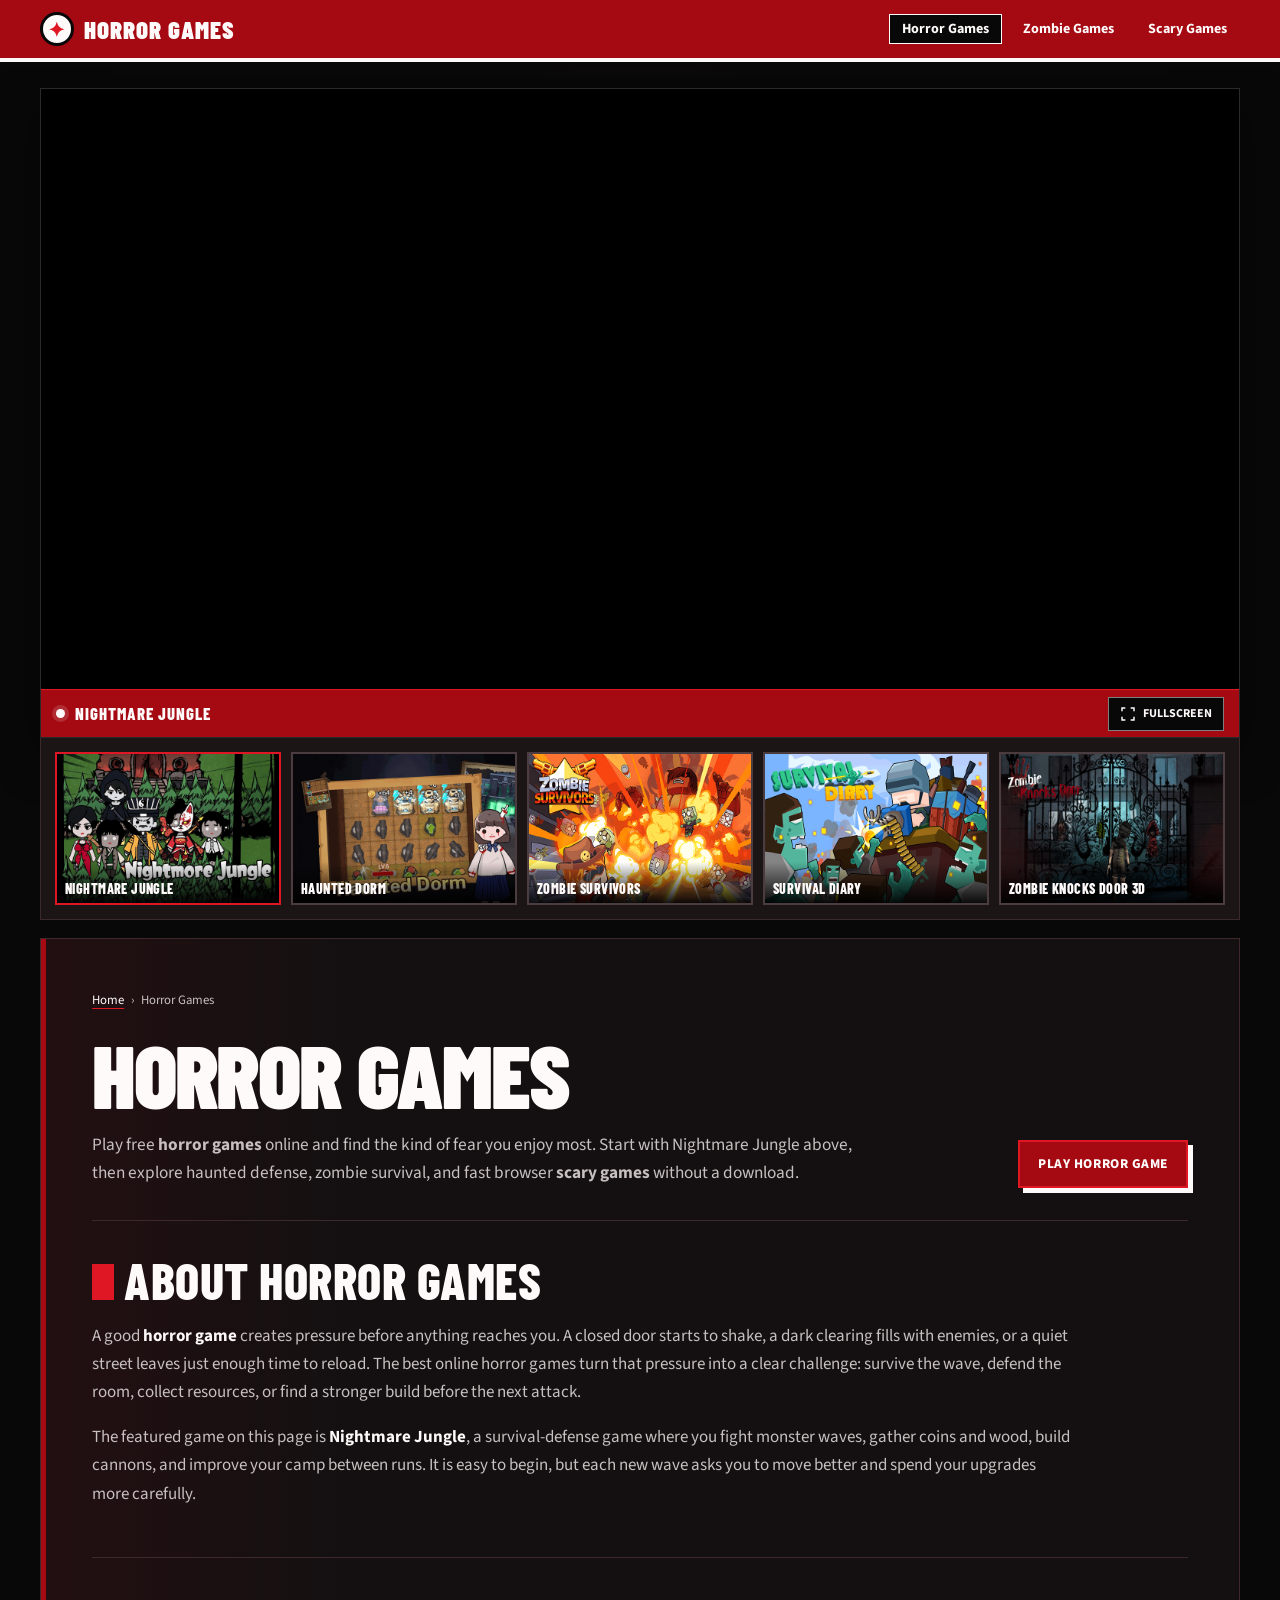
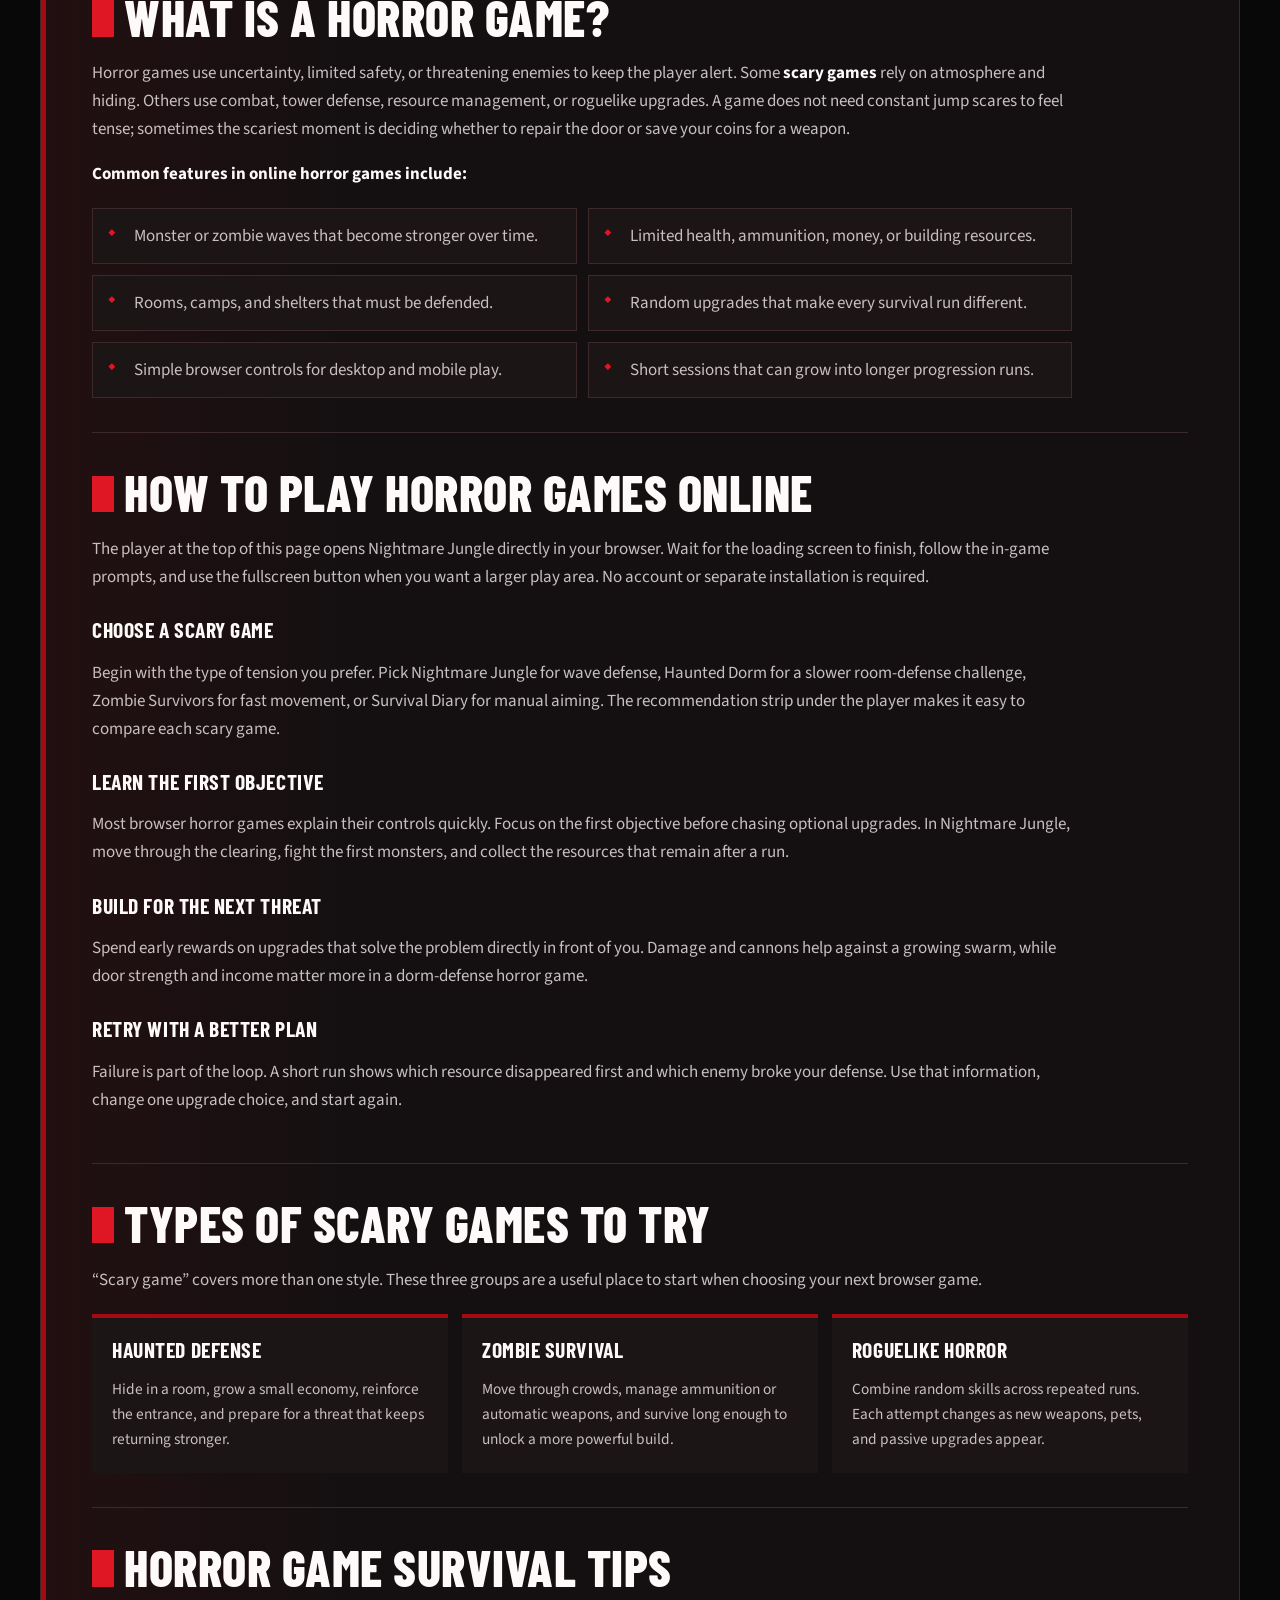
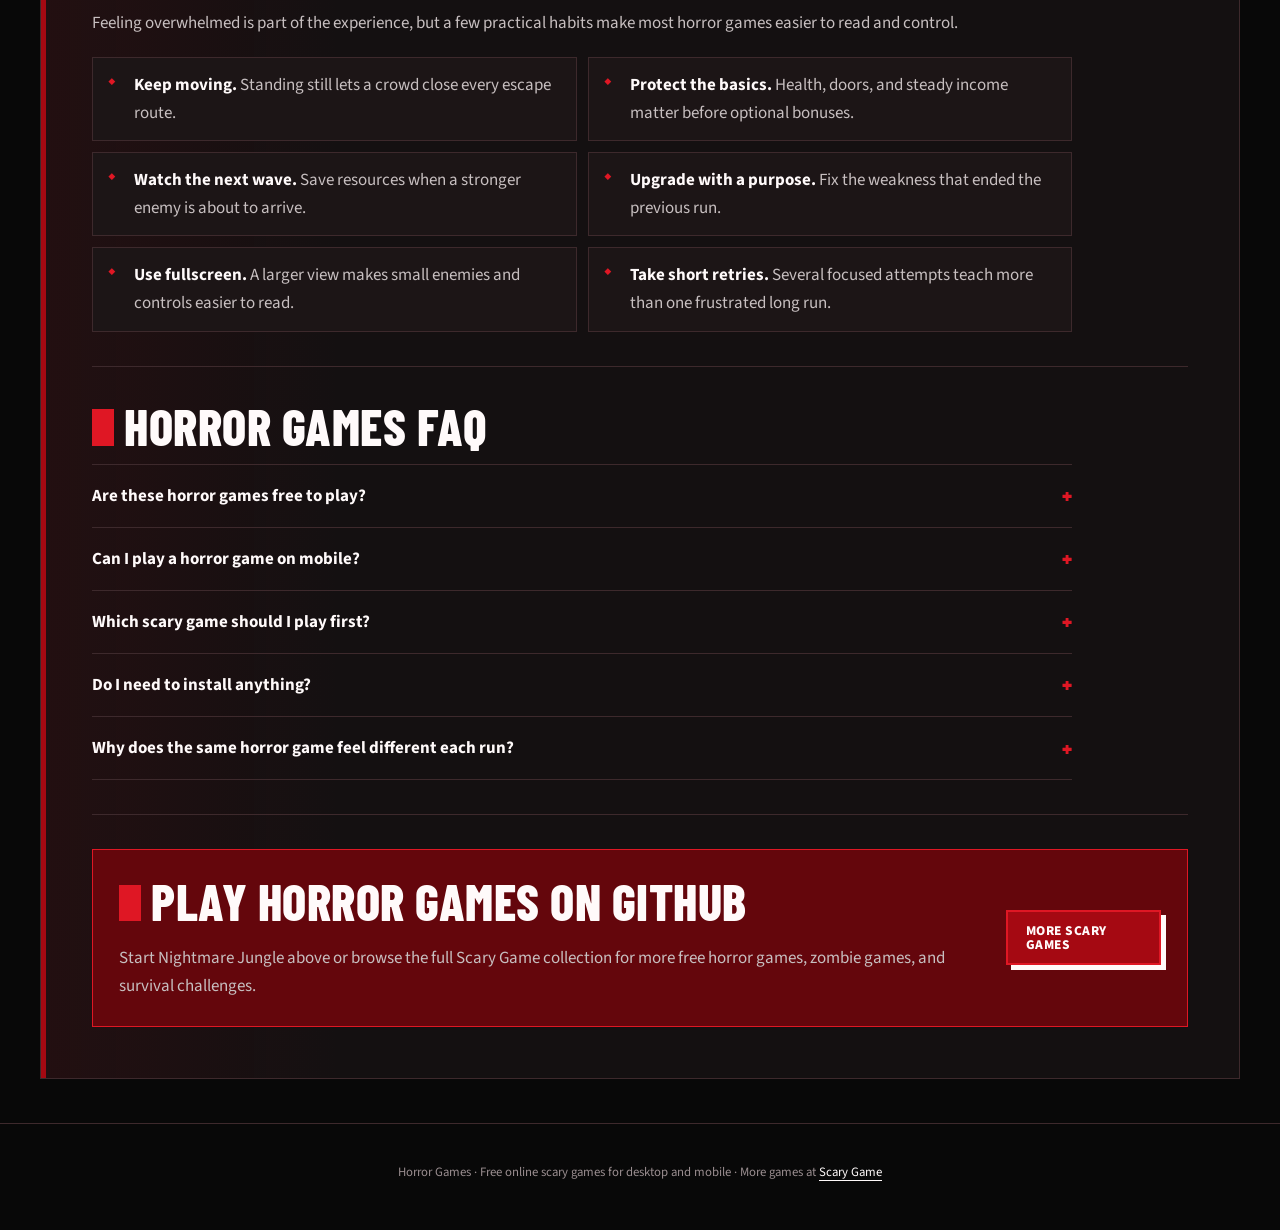
<file: index.html>
<!doctype html>
<html lang="en">
  <head>
    <meta charset="utf-8" />
    <meta name="viewport" content="width=device-width, initial-scale=1" />

    <title>Horror Games — Play Free Scary Games Online</title>
    <meta
      name="description"
      content="Play horror games and scary games online for free. Start Nightmare Jungle, then explore zombie survival, haunted defense, and browser horror games with no download."
    />
    <meta
      name="keywords"
      content="horror games, horror game, scary games, scary game, free horror games, online horror games, zombie games"
    />
    <meta name="robots" content="index, follow, max-image-preview:large" />
    <meta name="theme-color" content="#a50912" />
    <link rel="canonical" href="https://horror-games.github.io/" />

    <meta property="og:type" content="website" />
    <meta property="og:site_name" content="Horror Games" />
    <meta property="og:title" content="Horror Games — Play Free Scary Games Online" />
    <meta
      property="og:description"
      content="Play a free horror game online, then browse scary games about haunted rooms, zombie hordes, and survival."
    />
    <meta property="og:url" content="https://horror-games.github.io/" />
    <meta property="og:image" content="https://horror-games.github.io/assets/nightmare-jungle.png" />
    <meta property="og:image:width" content="580" />
    <meta property="og:image:height" content="390" />
    <meta property="og:image:alt" content="Nightmare Jungle horror game" />
    <meta name="twitter:card" content="summary_large_image" />
    <meta name="twitter:title" content="Horror Games — Free Scary Games Online" />
    <meta
      name="twitter:description"
      content="Play browser horror games and discover a scary game for your next survival run."
    />
    <meta name="twitter:image" content="https://horror-games.github.io/assets/nightmare-jungle.png" />

    <link rel="icon" type="image/png" href="./assets/horror-games-icon.png" />
    <link rel="apple-touch-icon" href="./assets/horror-games-icon.png" />

    <!-- Google tag (gtag.js) -->
    <script async src="https://www.googletagmanager.com/gtag/js?id=G-ZVGFFHXV3R"></script>
    <script>
      window.dataLayer = window.dataLayer || [];
      function gtag() {
        dataLayer.push(arguments);
      }
      gtag("js", new Date());
      gtag("config", "G-ZVGFFHXV3R");
    </script>

    <link rel="preconnect" href="https://fonts.googleapis.com" />
    <link rel="preconnect" href="https://fonts.gstatic.com" crossorigin />
    <link
      href="https://fonts.googleapis.com/css2?family=Barlow+Condensed:wght@600;700;800;900&amp;family=Source+Sans+3:wght@400;500;600;700&amp;display=swap"
      rel="stylesheet"
    />

    <script type="application/ld+json">
      {
        "@context": "https://schema.org",
        "@graph": [
          {
            "@type": "WebSite",
            "@id": "https://horror-games.github.io/#website",
            "url": "https://horror-games.github.io/",
            "name": "Horror Games",
            "description": "Play free horror games and scary games online."
          },
          {
            "@type": "CollectionPage",
            "@id": "https://horror-games.github.io/#page",
            "url": "https://horror-games.github.io/",
            "name": "Horror Games — Play Free Scary Games Online",
            "isPartOf": { "@id": "https://horror-games.github.io/#website" },
            "about": ["Horror games", "Scary games", "Zombie games", "Survival games"],
            "mainEntity": {
              "@type": "ItemList",
              "numberOfItems": 5,
              "itemListElement": [
                {
                  "@type": "ListItem",
                  "position": 1,
                  "name": "Nightmare Jungle",
                  "url": "https://horror-games.github.io/nightmare-jungle/"
                },
                {
                  "@type": "ListItem",
                  "position": 2,
                  "name": "Haunted Dorm",
                  "url": "https://horror-games.github.io/haunted-dorm/"
                },
                {
                  "@type": "ListItem",
                  "position": 3,
                  "name": "Zombie Survivors",
                  "url": "https://horror-games.github.io/zombie-survivors/"
                },
                {
                  "@type": "ListItem",
                  "position": 4,
                  "name": "Survival Diary",
                  "url": "https://horror-games.github.io/survival-diary/"
                },
                {
                  "@type": "ListItem",
                  "position": 5,
                  "name": "Zombie Knocks Door 3D",
                  "url": "https://horror-games.github.io/zombie-knocks-door-3d/"
                }
              ]
            }
          },
          {
            "@type": "FAQPage",
            "mainEntity": [
              {
                "@type": "Question",
                "name": "Are these horror games free to play?",
                "acceptedAnswer": {
                  "@type": "Answer",
                  "text": "Yes. The featured horror games and scary games can be started online for free without downloading a separate app."
                }
              },
              {
                "@type": "Question",
                "name": "Can I play a horror game on mobile?",
                "acceptedAnswer": {
                  "@type": "Answer",
                  "text": "Yes. The featured browser games work on phones and tablets as well as desktop computers."
                }
              },
              {
                "@type": "Question",
                "name": "Which scary game should I play first?",
                "acceptedAnswer": {
                  "@type": "Answer",
                  "text": "Start with Nightmare Jungle for wave survival, Haunted Dorm for defense strategy, or Zombie Survivors for faster action."
                }
              },
              {
                "@type": "Question",
                "name": "Do I need to install anything?",
                "acceptedAnswer": {
                  "@type": "Answer",
                  "text": "No. These online horror games run in a modern web browser with no separate installation."
                }
              }
            ]
          }
        ]
      }
    </script>

    <style>
      :root {
        --black: #080808;
        --panel: #141011;
        --panel-2: #1c1516;
        --red: #a50912;
        --red-bright: #df1724;
        --red-dark: #64060c;
        --white: #fffafa;
        --muted: #c7bfc0;
        --line: #3d292c;
        --display: "Barlow Condensed", Impact, sans-serif;
        --body: "Source Sans 3", sans-serif;
      }

      *,
      *::before,
      *::after {
        box-sizing: border-box;
      }

      html {
        scroll-behavior: smooth;
      }

      body {
        margin: 0;
        min-width: 320px;
        color: var(--white);
        background:
          radial-gradient(circle at 50% -10%, rgba(165, 9, 18, 0.22), transparent 34rem),
          var(--black);
        font-family: var(--body);
        font-size: 17px;
        line-height: 1.65;
      }

      a {
        color: inherit;
      }

      img {
        max-width: 100%;
      }

      button,
      a {
        -webkit-tap-highlight-color: transparent;
      }

      .skip-link {
        position: fixed;
        top: 8px;
        left: 8px;
        z-index: 100;
        padding: 10px 14px;
        color: var(--white);
        background: var(--red-bright);
        transform: translateY(-150%);
      }

      .skip-link:focus {
        transform: translateY(0);
      }

      .site-header {
        position: sticky;
        top: 0;
        z-index: 50;
        background: var(--red);
        border-bottom: 4px solid var(--white);
        box-shadow: 0 5px 0 var(--black);
      }

      .header-inner {
        display: flex;
        width: min(1200px, calc(100% - 28px));
        min-height: 58px;
        margin: 0 auto;
        align-items: center;
        justify-content: space-between;
        gap: 30px;
      }

      .logo {
        display: inline-flex;
        align-items: center;
        gap: 10px;
        font: 900 1.55rem / 1 var(--display);
        letter-spacing: 0.04em;
        text-decoration: none;
        text-transform: uppercase;
      }

      .logo-mark {
        display: grid;
        width: 34px;
        height: 34px;
        place-items: center;
        color: var(--red-bright);
        background: var(--white);
        border: 3px solid var(--black);
        border-radius: 50%;
        font-size: 1.25rem;
        line-height: 1;
      }

      .main-nav {
        display: flex;
        align-items: center;
        gap: 8px;
      }

      .main-nav a {
        padding: 7px 12px;
        border: 1px solid transparent;
        font: 700 0.88rem / 1 var(--body);
        text-decoration: none;
      }

      .main-nav a:hover,
      .main-nav a:focus-visible {
        border-color: var(--white);
        background: var(--black);
      }

      .main-nav a[aria-current="page"] {
        border-color: var(--white);
        background: var(--black);
      }

      .menu-toggle {
        position: relative;
        display: none;
        width: 42px;
        height: 42px;
        padding: 9px;
        align-items: center;
        justify-content: center;
        flex-direction: column;
        gap: 5px;
        color: var(--white);
        background: var(--black);
        border: 2px solid var(--white);
        cursor: pointer;
      }

      .menu-toggle span {
        position: absolute;
        left: 9px;
        display: block;
        width: 20px;
        height: 2px;
        background: currentColor;
        transition:
          transform 160ms ease,
          opacity 160ms ease;
      }

      .menu-toggle span:nth-child(1) {
        top: 11px;
      }

      .menu-toggle span:nth-child(2) {
        top: 18px;
      }

      .menu-toggle span:nth-child(3) {
        top: 25px;
      }

      .menu-toggle[aria-expanded="true"] span:nth-child(1) {
        top: 18px;
        transform: rotate(45deg);
      }

      .menu-toggle[aria-expanded="true"] span:nth-child(2) {
        opacity: 0;
      }

      .menu-toggle[aria-expanded="true"] span:nth-child(3) {
        top: 18px;
        transform: rotate(-45deg);
      }

      .page-shell {
        width: min(1200px, calc(100% - 28px));
        margin: 0 auto;
      }

      .player-section {
        padding: 26px 0 0;
      }

      .player-shell {
        overflow: hidden;
        background: #000;
        border: 1px solid #2b2b2b;
        box-shadow: 0 16px 48px rgba(0, 0, 0, 0.48);
      }

      .player-stage {
        position: relative;
        width: 100%;
        height: clamp(460px, 50vw, 600px);
        max-height: 600px;
        background:
          radial-gradient(circle at center, rgba(165, 9, 18, 0.28), transparent 35%),
          #050505;
      }

      .player-stage iframe {
        position: absolute;
        inset: 0;
        width: 100%;
        height: 100%;
        border: 0;
        background: #000;
      }

      .player-loader {
        position: absolute;
        inset: 0;
        z-index: 4;
        display: grid;
        place-content: center;
        gap: 17px;
        background:
          linear-gradient(rgba(8, 8, 8, 0.86), rgba(8, 8, 8, 0.94)),
          url("./assets/nightmare-jungle.png") center / cover;
        text-align: center;
        transition:
          opacity 250ms ease,
          visibility 250ms ease;
      }

      .player-loader.is-hidden {
        opacity: 0;
        visibility: hidden;
      }

      .loader-ring {
        width: 54px;
        height: 54px;
        margin: 0 auto;
        border: 5px solid rgba(255, 255, 255, 0.2);
        border-top-color: var(--red-bright);
        border-radius: 50%;
        animation: spin 780ms linear infinite;
      }

      .player-loader strong {
        font: 800 1.45rem / 1 var(--display);
        letter-spacing: 0.08em;
        text-transform: uppercase;
      }

      .player-loader span {
        color: var(--muted);
        font-size: 0.86rem;
      }

      @keyframes spin {
        to {
          transform: rotate(360deg);
        }
      }

      .player-bar {
        display: flex;
        min-height: 48px;
        padding: 0 15px;
        align-items: center;
        justify-content: space-between;
        gap: 16px;
        background: var(--red);
        border-top: 1px solid var(--red-bright);
      }

      .player-title {
        display: flex;
        align-items: center;
        gap: 10px;
        font: 800 1.05rem / 1 var(--display);
        letter-spacing: 0.06em;
        text-transform: uppercase;
      }

      .live-dot {
        width: 9px;
        height: 9px;
        background: var(--white);
        border-radius: 50%;
        box-shadow: 0 0 0 4px rgba(255, 255, 255, 0.14);
      }

      .fullscreen-button {
        display: inline-flex;
        padding: 8px 11px;
        align-items: center;
        gap: 7px;
        color: var(--white);
        background: var(--black);
        border: 1px solid rgba(255, 255, 255, 0.48);
        cursor: pointer;
        font: 700 0.75rem / 1 var(--body);
        text-transform: uppercase;
      }

      .fullscreen-button:hover,
      .fullscreen-button:focus-visible {
        color: var(--black);
        background: var(--white);
      }

      .fullscreen-button svg {
        width: 16px;
        height: 16px;
      }

      .player-shell:fullscreen {
        width: 100vw;
        height: 100vh;
        border: 0;
      }

      .player-shell:fullscreen .player-stage {
        height: calc(100vh - 48px);
        max-height: none;
      }

      .game-strip {
        display: grid;
        grid-auto-columns: minmax(155px, 1fr);
        grid-auto-flow: column;
        gap: 10px;
        overflow-x: auto;
        padding: 14px;
        background: var(--panel-2);
        border: 1px solid var(--line);
        border-top: 0;
        scrollbar-color: var(--red) var(--black);
      }

      .game-tile {
        position: relative;
        display: block;
        min-width: 0;
        overflow: hidden;
        aspect-ratio: 1.48 / 1;
        background: var(--black);
        border: 2px solid #4b3c3f;
        text-decoration: none;
      }

      .game-tile:first-child {
        border-color: var(--red-bright);
      }

      .game-tile:hover,
      .game-tile:focus-visible {
        border-color: var(--white);
      }

      .game-tile img {
        display: block;
        width: 100%;
        height: 100%;
        object-fit: cover;
        transition: transform 180ms ease;
      }

      .game-tile:hover img {
        transform: scale(1.04);
      }

      .game-tile span {
        position: absolute;
        right: 0;
        bottom: 0;
        left: 0;
        padding: 20px 8px 7px;
        background: linear-gradient(transparent, rgba(0, 0, 0, 0.92));
        font: 800 0.88rem / 1 var(--display);
        letter-spacing: 0.03em;
        text-transform: uppercase;
      }

      .content-panel {
        margin-top: 18px;
        margin-bottom: 44px;
        padding: clamp(24px, 4vw, 52px);
        background:
          linear-gradient(90deg, rgba(165, 9, 18, 0.1), transparent 25%),
          var(--panel);
        border: 1px solid var(--line);
        box-shadow: inset 5px 0 0 var(--red);
      }

      .breadcrumb {
        display: flex;
        flex-wrap: wrap;
        gap: 7px;
        margin-bottom: 22px;
        color: var(--muted);
        font-size: 0.8rem;
      }

      .breadcrumb a {
        color: var(--white);
        text-decoration-color: var(--red-bright);
        text-underline-offset: 4px;
      }

      .hero-copy {
        display: grid;
        grid-template-columns: minmax(0, 1fr) auto;
        gap: 32px;
        align-items: end;
        padding-bottom: 32px;
        border-bottom: 1px solid var(--line);
      }

      h1,
      h2,
      h3 {
        margin-top: 0;
        color: var(--white);
        font-family: var(--display);
        text-transform: uppercase;
      }

      h1 {
        margin-bottom: 10px;
        font-size: clamp(3.2rem, 7vw, 6.2rem);
        font-weight: 900;
        line-height: 0.9;
        letter-spacing: -0.025em;
      }

      .hero-copy p {
        max-width: 780px;
        margin-bottom: 0;
        color: var(--muted);
        font-size: 1.08rem;
      }

      .play-button {
        display: inline-flex;
        min-height: 48px;
        padding: 12px 18px;
        align-items: center;
        justify-content: center;
        color: var(--white);
        background: var(--red);
        border: 2px solid var(--red-bright);
        font: 800 0.84rem / 1 var(--body);
        letter-spacing: 0.04em;
        text-decoration: none;
        text-transform: uppercase;
        box-shadow: 5px 5px 0 var(--white);
      }

      .play-button:hover,
      .play-button:focus-visible {
        color: var(--black);
        background: var(--white);
        border-color: var(--white);
        box-shadow: 5px 5px 0 var(--red);
      }

      .article-section {
        padding: 34px 0;
        border-bottom: 1px solid var(--line);
      }

      .article-section:last-child {
        padding-bottom: 0;
        border-bottom: 0;
      }

      .article-section h2 {
        margin-bottom: 13px;
        font-size: clamp(2rem, 4vw, 3.15rem);
        font-weight: 800;
        line-height: 1;
        letter-spacing: 0.01em;
      }

      .article-section h2::before {
        display: inline-block;
        width: 22px;
        height: 0.72em;
        margin-right: 10px;
        content: "";
        background: var(--red-bright);
      }

      .article-section h3 {
        margin: 27px 0 6px;
        color: var(--white);
        font-size: 1.35rem;
        font-weight: 700;
        line-height: 1.1;
        letter-spacing: 0.025em;
      }

      .article-section p {
        max-width: 980px;
        margin-bottom: 15px;
        color: var(--muted);
      }

      .article-section strong {
        color: var(--white);
      }

      .feature-list,
      .tips-list {
        display: grid;
        grid-template-columns: repeat(2, minmax(0, 1fr));
        gap: 11px;
        max-width: 980px;
        margin: 20px 0 0;
        padding: 0;
        list-style: none;
      }

      .feature-list li,
      .tips-list li {
        position: relative;
        padding: 13px 14px 13px 41px;
        color: var(--muted);
        background: var(--panel-2);
        border: 1px solid var(--line);
      }

      .feature-list li::before,
      .tips-list li::before {
        position: absolute;
        top: 14px;
        left: 15px;
        color: var(--red-bright);
        content: "◆";
        font-size: 0.8rem;
      }

      .genre-grid {
        display: grid;
        grid-template-columns: repeat(3, minmax(0, 1fr));
        gap: 14px;
        margin-top: 20px;
      }

      .genre-card {
        padding: 20px;
        background: var(--panel-2);
        border-top: 4px solid var(--red);
      }

      .genre-card h3 {
        margin-top: 0;
      }

      .genre-card p {
        margin-bottom: 0;
        font-size: 0.96rem;
      }

      .faq-list {
        max-width: 980px;
      }

      details {
        border-top: 1px solid var(--line);
      }

      details:last-child {
        border-bottom: 1px solid var(--line);
      }

      summary {
        display: flex;
        gap: 20px;
        align-items: center;
        justify-content: space-between;
        padding: 17px 0;
        cursor: pointer;
        color: var(--white);
        font-weight: 700;
        list-style: none;
      }

      summary::-webkit-details-marker {
        display: none;
      }

      summary::after {
        flex: 0 0 auto;
        color: var(--red-bright);
        content: "+";
        font: 800 1.45rem / 1 var(--display);
      }

      details[open] summary::after {
        content: "−";
      }

      details p {
        padding: 0 44px 17px 0;
      }

      .end-cta {
        display: flex;
        gap: 28px;
        align-items: center;
        justify-content: space-between;
        padding: 26px;
        background: var(--red-dark);
        border: 1px solid var(--red-bright);
      }

      .end-cta h2 {
        margin-bottom: 5px;
      }

      .end-cta p {
        margin-bottom: 0;
      }

      .site-footer {
        padding: 25px 14px 34px;
        color: #998d8f;
        border-top: 1px solid var(--line);
        font-size: 0.8rem;
        text-align: center;
      }

      .site-footer a {
        color: var(--white);
        text-underline-offset: 4px;
      }

      @media (max-width: 800px) {
        .player-stage {
          height: min(128vw, 720px);
        }

        .hero-copy {
          grid-template-columns: 1fr;
        }

        .hero-copy .play-button {
          width: fit-content;
        }

        .feature-list,
        .tips-list,
        .genre-grid {
          grid-template-columns: 1fr;
        }

        .end-cta {
          align-items: flex-start;
          flex-direction: column;
        }
      }

      @media (max-width: 620px) {
        body {
          font-size: 16px;
        }

        .header-inner,
        .page-shell {
          width: min(calc(100% - 20px), 1200px);
        }

        .site-header {
          position: static;
        }

        .header-inner {
          min-height: 54px;
        }

        .logo {
          font-size: 1.3rem;
        }

        .header-inner {
          position: relative;
        }

        .menu-toggle {
          display: inline-flex;
          flex: 0 0 auto;
        }

        .main-nav {
          position: absolute;
          top: calc(100% + 4px);
          right: -10px;
          left: -10px;
          z-index: 60;
          display: none;
          padding: 10px;
          align-items: stretch;
          flex-direction: column;
          gap: 6px;
          background: var(--black);
          border-top: 2px solid var(--white);
          border-bottom: 4px solid var(--red-bright);
          box-shadow: 0 16px 24px rgba(0, 0, 0, 0.5);
        }

        .main-nav.is-open {
          display: flex;
        }

        .main-nav a {
          display: block;
          width: 100%;
          padding: 13px 14px;
          border-color: var(--line);
        }

        .player-section {
          padding-top: 15px;
        }

        .player-stage {
          height: 132vw;
          max-height: 660px;
        }

        .fullscreen-button span {
          display: none;
        }

        .game-strip {
          grid-auto-columns: 135px;
        }

        .content-panel {
          margin-top: 12px;
          padding: 22px 18px 28px;
          box-shadow: inset 3px 0 0 var(--red);
        }

        .hero-copy .play-button,
        .end-cta .play-button {
          width: 100%;
        }

        h1 {
          font-size: clamp(3rem, 16vw, 4.7rem);
        }

        .article-section {
          padding: 28px 0;
        }
      }

      @media (prefers-reduced-motion: reduce) {
        html {
          scroll-behavior: auto;
        }

        *,
        *::before,
        *::after {
          animation-duration: 0.01ms !important;
          animation-iteration-count: 1 !important;
          transition-duration: 0.01ms !important;
        }
      }
    </style>
  </head>

  <body>
    <a class="skip-link" href="#content">Skip to content</a>

    <header class="site-header">
      <div class="header-inner">
        <a class="logo" href="./" aria-label="Horror Games home">
          <span class="logo-mark" aria-hidden="true">✦</span>
          <span>Horror Games</span>
        </a>
        <nav class="main-nav" id="mainNav" aria-label="Main navigation">
          <a href="./" aria-current="page">Horror Games</a>
          <a href="./zombie-games/">Zombie Games</a>
          <a href="./scary-games/">Scary Games</a>
        </nav>
        <button
          class="menu-toggle"
          id="menuToggle"
          type="button"
          aria-label="Open navigation"
          aria-controls="mainNav"
          aria-expanded="false"
        >
          <span aria-hidden="true"></span>
          <span aria-hidden="true"></span>
          <span aria-hidden="true"></span>
        </button>
      </div>
    </header>

    <main id="content" class="page-shell">
      <section class="player-section" aria-label="Play featured horror game">
        <div class="player-shell" id="playerShell">
          <div class="player-stage">
            <div class="player-loader" id="playerLoader" aria-live="polite">
              <div class="loader-ring" aria-hidden="true"></div>
              <strong>Loading Nightmare Jungle</strong>
              <span>Your horror game is almost ready.</span>
            </div>
            <iframe
              id="gameFrame"
              src="https://scarygame.io/horrorgames/game/nightmare-jungle/instplay.html"
              title="Play Nightmare Jungle horror game"
              allow="autoplay; fullscreen; gamepad; clipboard-read; clipboard-write"
              referrerpolicy="strict-origin-when-cross-origin"
              allowfullscreen
            ></iframe>
          </div>
          <div class="player-bar">
            <div class="player-title"><span class="live-dot" aria-hidden="true"></span> Nightmare Jungle</div>
            <button class="fullscreen-button" id="fullscreenButton" type="button" aria-label="Play in fullscreen">
              <svg viewBox="0 0 24 24" fill="none" stroke="currentColor" stroke-width="2.2" aria-hidden="true">
                <path d="M8 3H3v5M16 3h5v5M8 21H3v-5M16 21h5v-5" />
              </svg>
              <span>Fullscreen</span>
            </button>
          </div>
        </div>

        <nav class="game-strip" aria-label="More scary games">
          <a class="game-tile" href="./nightmare-jungle/">
            <img src="./assets/nightmare-jungle.png" alt="Nightmare Jungle horror game" width="580" height="390" />
            <span>Nightmare Jungle</span>
          </a>
          <a class="game-tile" href="./haunted-dorm/">
            <img src="./assets/haunted-dorm.png" alt="Haunted Dorm scary game" width="580" height="390" />
            <span>Haunted Dorm</span>
          </a>
          <a class="game-tile" href="./zombie-survivors/">
            <img src="./assets/zombie-survivors.png" alt="Zombie Survivors horror game" width="580" height="390" />
            <span>Zombie Survivors</span>
          </a>
          <a class="game-tile" href="./survival-diary/">
            <img src="./assets/survival-diary.png" alt="Survival Diary scary game" width="580" height="390" />
            <span>Survival Diary</span>
          </a>
          <a class="game-tile" href="./zombie-knocks-door-3d/">
            <img
              src="./assets/zombie-knocks-door-3d.png"
              alt="Zombie Knocks Door 3D horror game"
              width="580"
              height="390"
            />
            <span>Zombie Knocks Door 3D</span>
          </a>
        </nav>
      </section>

      <article class="content-panel">
        <div class="breadcrumb" aria-label="Breadcrumb">
          <a href="./">Home</a>
          <span aria-hidden="true">›</span>
          <span>Horror Games</span>
        </div>

        <header class="hero-copy">
          <div>
            <h1>Horror Games</h1>
            <p>
              Play free <strong>horror games</strong> online and find the kind of fear you enjoy most. Start with
              Nightmare Jungle above, then explore haunted defense, zombie survival, and fast browser
              <strong>scary games</strong> without a download.
            </p>
          </div>
          <a class="play-button" href="#playerShell">Play Horror Game</a>
        </header>

        <section class="article-section" aria-labelledby="about-title">
          <h2 id="about-title">About Horror Games</h2>
          <p>
            A good <strong>horror game</strong> creates pressure before anything reaches you. A closed door starts to
            shake, a dark clearing fills with enemies, or a quiet street leaves just enough time to reload. The best
            online horror games turn that pressure into a clear challenge: survive the wave, defend the room, collect
            resources, or find a stronger build before the next attack.
          </p>
          <p>
            The featured game on this page is <strong>Nightmare Jungle</strong>, a survival-defense game where you
            fight monster waves, gather coins and wood, build cannons, and improve your camp between runs. It is easy
            to begin, but each new wave asks you to move better and spend your upgrades more carefully.
          </p>
        </section>

        <section class="article-section" aria-labelledby="what-title">
          <h2 id="what-title">What Is a Horror Game?</h2>
          <p>
            Horror games use uncertainty, limited safety, or threatening enemies to keep the player alert. Some
            <strong>scary games</strong> rely on atmosphere and hiding. Others use combat, tower defense, resource
            management, or roguelike upgrades. A game does not need constant jump scares to feel tense; sometimes the
            scariest moment is deciding whether to repair the door or save your coins for a weapon.
          </p>
          <p><strong>Common features in online horror games include:</strong></p>
          <ul class="feature-list">
            <li>Monster or zombie waves that become stronger over time.</li>
            <li>Limited health, ammunition, money, or building resources.</li>
            <li>Rooms, camps, and shelters that must be defended.</li>
            <li>Random upgrades that make every survival run different.</li>
            <li>Simple browser controls for desktop and mobile play.</li>
            <li>Short sessions that can grow into longer progression runs.</li>
          </ul>
        </section>

        <section class="article-section" aria-labelledby="play-title">
          <h2 id="play-title">How to Play Horror Games Online</h2>
          <p>
            The player at the top of this page opens Nightmare Jungle directly in your browser. Wait for the loading
            screen to finish, follow the in-game prompts, and use the fullscreen button when you want a larger play
            area. No account or separate installation is required.
          </p>

          <h3>Choose a Scary Game</h3>
          <p>
            Begin with the type of tension you prefer. Pick Nightmare Jungle for wave defense, Haunted Dorm for a
            slower room-defense challenge, Zombie Survivors for fast movement, or Survival Diary for manual aiming.
            The recommendation strip under the player makes it easy to compare each scary game.
          </p>

          <h3>Learn the First Objective</h3>
          <p>
            Most browser horror games explain their controls quickly. Focus on the first objective before chasing
            optional upgrades. In Nightmare Jungle, move through the clearing, fight the first monsters, and collect
            the resources that remain after a run.
          </p>

          <h3>Build for the Next Threat</h3>
          <p>
            Spend early rewards on upgrades that solve the problem directly in front of you. Damage and cannons help
            against a growing swarm, while door strength and income matter more in a dorm-defense horror game.
          </p>

          <h3>Retry with a Better Plan</h3>
          <p>
            Failure is part of the loop. A short run shows which resource disappeared first and which enemy broke your
            defense. Use that information, change one upgrade choice, and start again.
          </p>
        </section>

        <section class="article-section" aria-labelledby="types-title">
          <h2 id="types-title">Types of Scary Games to Try</h2>
          <p>
            “Scary game” covers more than one style. These three groups are a useful place to start when choosing your
            next browser game.
          </p>
          <div class="genre-grid">
            <article class="genre-card">
              <h3>Haunted Defense</h3>
              <p>
                Hide in a room, grow a small economy, reinforce the entrance, and prepare for a threat that keeps
                returning stronger.
              </p>
            </article>
            <article class="genre-card">
              <h3>Zombie Survival</h3>
              <p>
                Move through crowds, manage ammunition or automatic weapons, and survive long enough to unlock a more
                powerful build.
              </p>
            </article>
            <article class="genre-card">
              <h3>Roguelike Horror</h3>
              <p>
                Combine random skills across repeated runs. Each attempt changes as new weapons, pets, and passive
                upgrades appear.
              </p>
            </article>
          </div>
        </section>

        <section class="article-section" aria-labelledby="tips-title">
          <h2 id="tips-title">Horror Game Survival Tips</h2>
          <p>
            Feeling overwhelmed is part of the experience, but a few practical habits make most horror games easier to
            read and control.
          </p>
          <ul class="tips-list">
            <li><strong>Keep moving.</strong> Standing still lets a crowd close every escape route.</li>
            <li><strong>Protect the basics.</strong> Health, doors, and steady income matter before optional bonuses.</li>
            <li><strong>Watch the next wave.</strong> Save resources when a stronger enemy is about to arrive.</li>
            <li><strong>Upgrade with a purpose.</strong> Fix the weakness that ended the previous run.</li>
            <li><strong>Use fullscreen.</strong> A larger view makes small enemies and controls easier to read.</li>
            <li><strong>Take short retries.</strong> Several focused attempts teach more than one frustrated long run.</li>
          </ul>
        </section>

        <section class="article-section" aria-labelledby="faq-title">
          <h2 id="faq-title">Horror Games FAQ</h2>
          <div class="faq-list">
            <details>
              <summary>Are these horror games free to play?</summary>
              <p>
                Yes. The featured horror games and scary games can be started online for free without downloading a
                separate app.
              </p>
            </details>
            <details>
              <summary>Can I play a horror game on mobile?</summary>
              <p>
                Yes. The featured browser games work on phones and tablets as well as desktop computers. Controls vary
                by title, but the game area and recommendation strip adapt to smaller screens.
              </p>
            </details>
            <details>
              <summary>Which scary game should I play first?</summary>
              <p>
                Start with Nightmare Jungle for wave survival, Haunted Dorm for defense strategy, or Zombie Survivors
                for faster action against large crowds.
              </p>
            </details>
            <details>
              <summary>Do I need to install anything?</summary>
              <p>
                No. These online horror games run in a modern web browser. Open the page, wait for the player to load,
                and begin the game.
              </p>
            </details>
            <details>
              <summary>Why does the same horror game feel different each run?</summary>
              <p>
                Many survival and roguelike games use random skills, weapon choices, and enemy patterns. Your upgrade
                decisions change the pace and difficulty of every attempt.
              </p>
            </details>
          </div>
        </section>

        <section class="article-section" aria-labelledby="github-title">
          <div class="end-cta">
            <div>
              <h2 id="github-title">Play Horror Games on GitHub</h2>
              <p>
                Start Nightmare Jungle above or browse the full Scary Game collection for more free horror games,
                zombie games, and survival challenges.
              </p>
            </div>
            <a class="play-button" href="https://scarygame.io/" rel="noopener">More Scary Games</a>
          </div>
        </section>
      </article>
    </main>

    <footer class="site-footer">
      <p>
        Horror Games · Free online scary games for desktop and mobile · More games at
        <a href="https://scarygame.io/" rel="noopener">Scary Game</a>
      </p>
    </footer>

    <script>
      (function () {
        var frame = document.getElementById("gameFrame");
        var loader = document.getElementById("playerLoader");
        var shell = document.getElementById("playerShell");
        var fullscreenButton = document.getElementById("fullscreenButton");
        var menuToggle = document.getElementById("menuToggle");
        var mainNav = document.getElementById("mainNav");

        function hideLoader() {
          if (loader) {
            loader.classList.add("is-hidden");
          }
        }

        if (frame) {
          frame.addEventListener("load", hideLoader);
          window.setTimeout(hideLoader, 8000);
        }

        if (fullscreenButton && shell) {
          fullscreenButton.addEventListener("click", function () {
            if (document.fullscreenElement) {
              document.exitFullscreen();
            } else if (shell.requestFullscreen) {
              shell.requestFullscreen();
            }
          });
        }

        function closeMenu() {
          if (menuToggle && mainNav) {
            menuToggle.setAttribute("aria-expanded", "false");
            menuToggle.setAttribute("aria-label", "Open navigation");
            mainNav.classList.remove("is-open");
          }
        }

        if (menuToggle && mainNav) {
          menuToggle.addEventListener("click", function () {
            var isOpen = menuToggle.getAttribute("aria-expanded") === "true";
            menuToggle.setAttribute("aria-expanded", String(!isOpen));
            menuToggle.setAttribute("aria-label", isOpen ? "Open navigation" : "Close navigation");
            mainNav.classList.toggle("is-open", !isOpen);
          });

          mainNav.addEventListener("click", function (event) {
            if (event.target.closest("a")) {
              closeMenu();
            }
          });

          document.addEventListener("keydown", function (event) {
            if (event.key === "Escape") {
              closeMenu();
              menuToggle.focus();
            }
          });

          document.addEventListener("click", function (event) {
            if (!event.target.closest(".header-inner")) {
              closeMenu();
            }
          });
        }
      })();
    </script>
  </body>
</html>
</file>
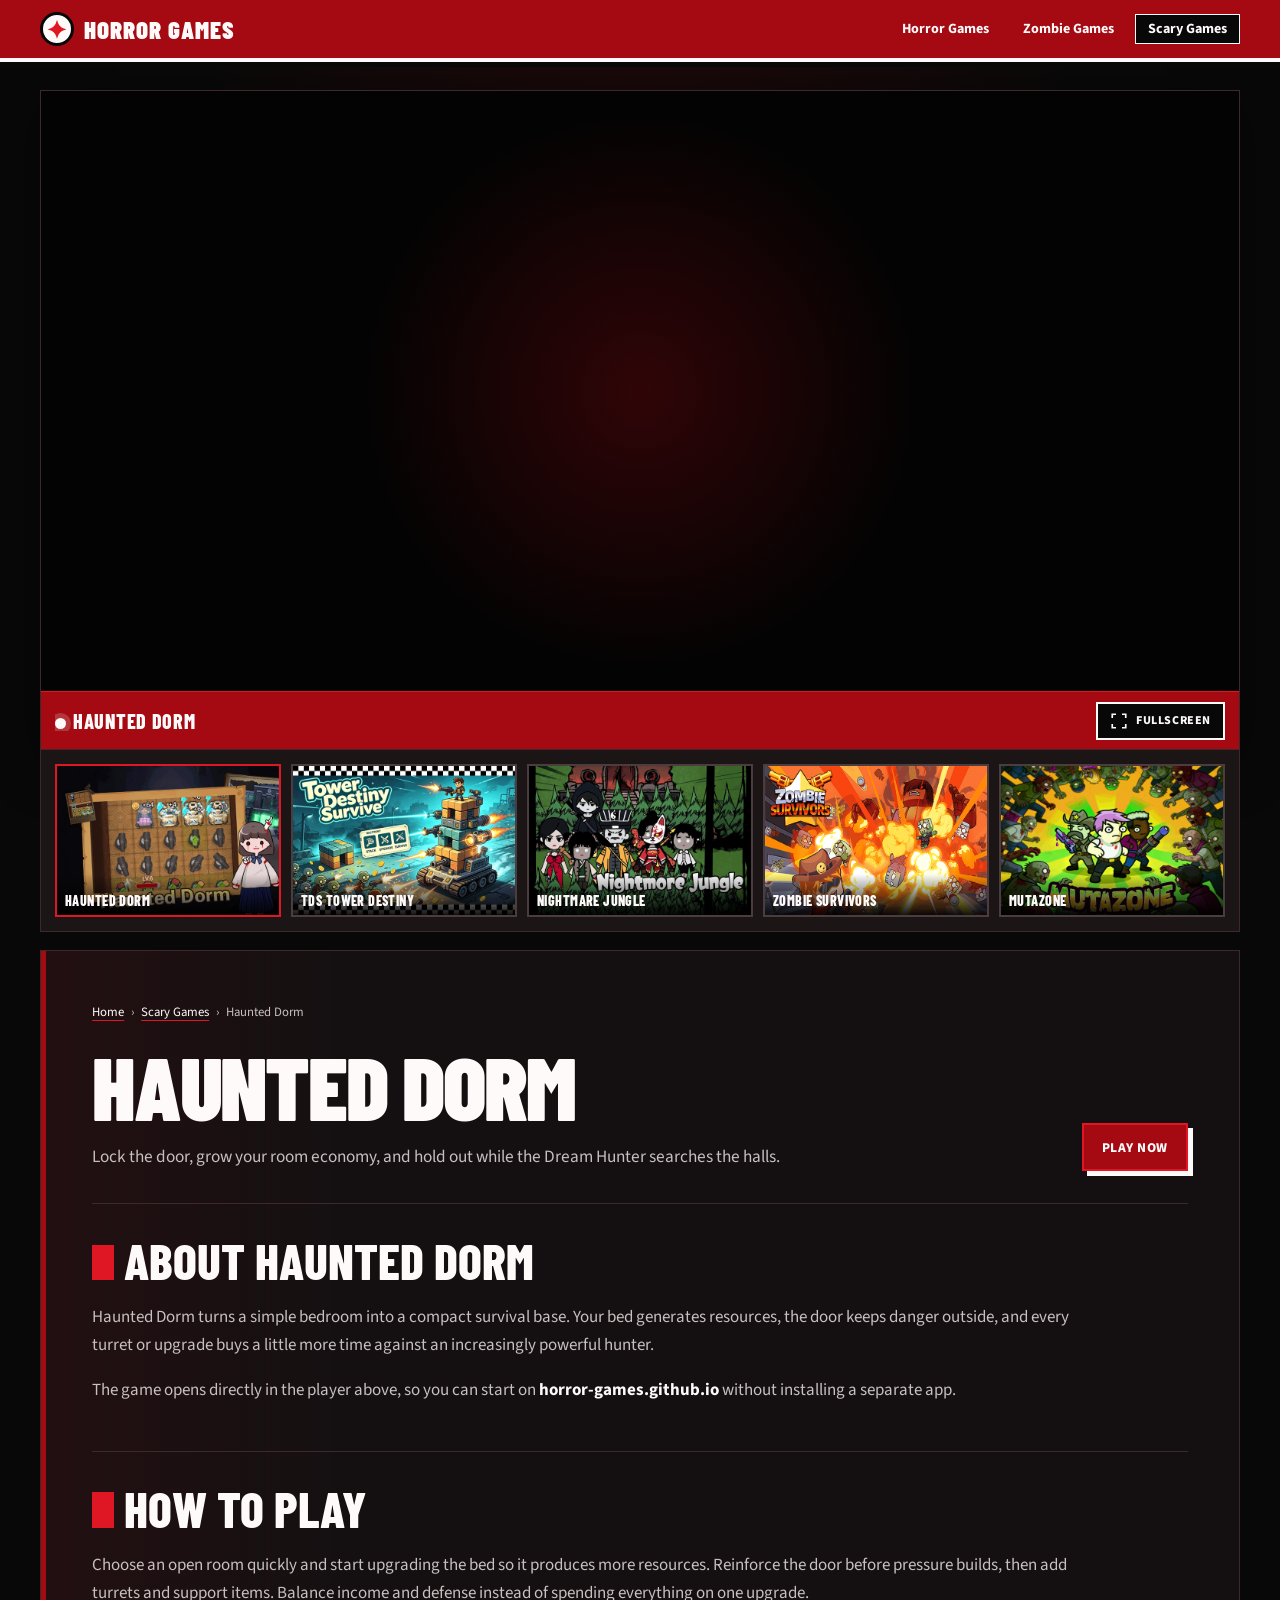
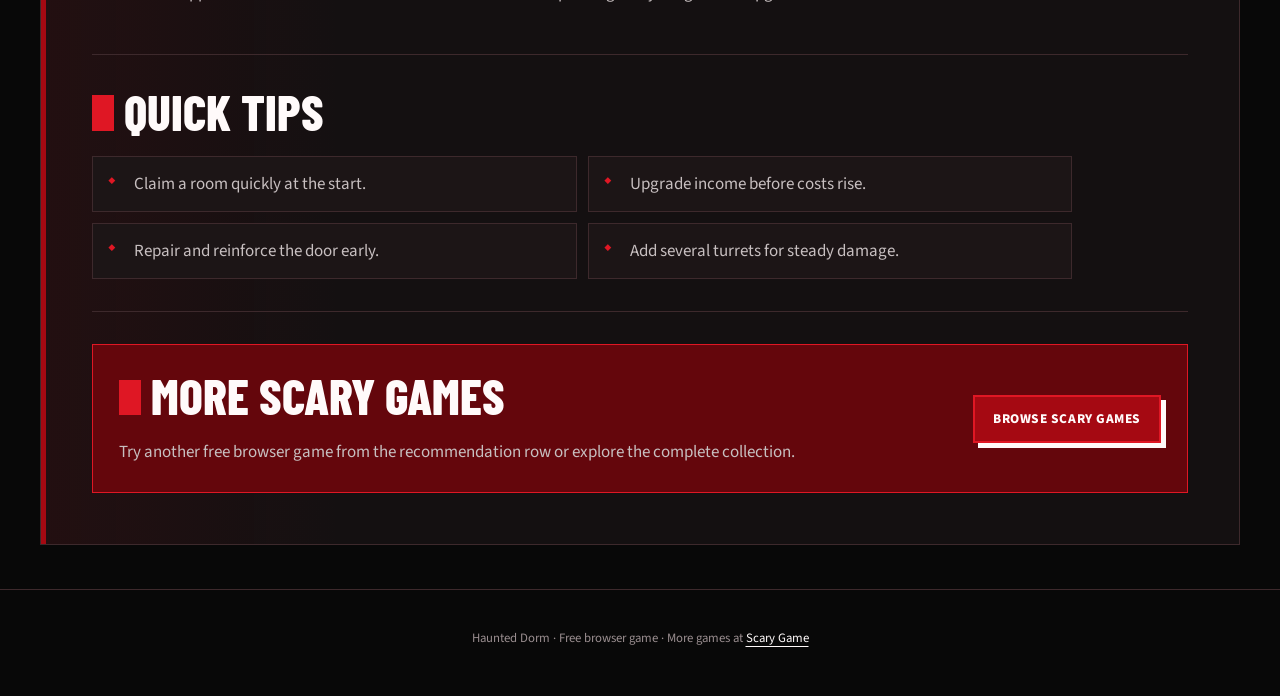
<file: haunted-dorm/index.html>
<!doctype html>
<html lang="en">
  <head>
    <meta charset="utf-8" />
    <meta name="viewport" content="width=device-width, initial-scale=1" />
    <title>Haunted Dorm — Play Free Online | Horror Games</title>
    <meta name="description" content="Play Haunted Dorm online for free. Claim a room, earn resources from your bed, reinforce the door, and survive the Dream Hunter." />
    <meta name="keywords" content="Haunted Dorm, horror games, horror game, scary games, scary game, free online game" />
    <meta name="robots" content="index, follow, max-image-preview:large" />
    <meta name="theme-color" content="#a50912" />
    <link rel="canonical" href="https://horror-games.github.io/haunted-dorm/" />
    <meta property="og:type" content="website" />
    <meta property="og:site_name" content="Horror Games" />
    <meta property="og:title" content="Haunted Dorm — Play Free Online" />
    <meta property="og:description" content="Play Haunted Dorm online for free. Claim a room, earn resources from your bed, reinforce the door, and survive the Dream Hunter." />
    <meta property="og:url" content="https://horror-games.github.io/haunted-dorm/" />
    <meta property="og:image" content="https://horror-games.github.io/assets/haunted-dorm.png" />
    <meta name="twitter:card" content="summary_large_image" />
    <link rel="icon" type="image/png" href="../assets/horror-games-icon.png" />
    <link rel="apple-touch-icon" href="../assets/horror-games-icon.png" />
    <link rel="preconnect" href="https://fonts.googleapis.com" />
    <link rel="preconnect" href="https://fonts.gstatic.com" crossorigin />
    <link href="https://fonts.googleapis.com/css2?family=Barlow+Condensed:wght@600;700;800;900&amp;family=Source+Sans+3:wght@400;500;600;700&amp;display=swap" rel="stylesheet" />
    <link rel="stylesheet" href="../assets/game-page.css" />
    <!-- Google tag (gtag.js) -->
    <script async src="https://www.googletagmanager.com/gtag/js?id=G-ZVGFFHXV3R"></script>
    <script>
      window.dataLayer = window.dataLayer || [];
      function gtag(){dataLayer.push(arguments);}
      gtag("js", new Date());
      gtag("config", "G-ZVGFFHXV3R");
    </script>
    <script type="application/ld+json">
      {
        "@context": "https://schema.org",
        "@type": "VideoGame",
        "name": "Haunted Dorm",
        "url": "https://horror-games.github.io/haunted-dorm/",
        "image": "https://horror-games.github.io/assets/haunted-dorm.png",
        "description": "Play Haunted Dorm online for free. Claim a room, earn resources from your bed, reinforce the door, and survive the Dream Hunter.",
        "genre": "Haunted Strategy",
        "playMode": "SinglePlayer",
        "gamePlatform": "Web Browser",
        "isAccessibleForFree": true
      }
    </script>
  </head>
  <body>
    <a class="skip-link" href="#content">Skip to content</a>
    <header class="site-header">
      <div class="header-inner">
        <a class="logo" href="../" aria-label="Horror Games home"><span class="logo-mark" aria-hidden="true">✦</span><span>Horror Games</span></a>
        <nav class="main-nav" id="mainNav" aria-label="Main navigation">
          <a href="../">Horror Games</a>
          <a href="../zombie-games/">Zombie Games</a>
          <a href="../scary-games/" aria-current="page">Scary Games</a>
        </nav>
        <button class="menu-toggle" id="menuToggle" type="button" aria-label="Open navigation" aria-controls="mainNav" aria-expanded="false"><span aria-hidden="true"></span><span aria-hidden="true"></span><span aria-hidden="true"></span></button>
      </div>
    </header>

    <main id="content" class="page-shell">
      <section class="player-section" aria-label="Play Haunted Dorm">
        <div class="player-shell portrait-player" id="playerShell">
          <div class="player-stage">
            <div class="player-loader" id="playerLoader" aria-live="polite"><div class="loader-ring" aria-hidden="true"></div><strong>Loading Haunted Dorm</strong><span>Your game is almost ready.</span></div>
            <iframe id="gameFrame" src="https://scarygame.io/horrorgames/game/haunted-dorm/instplay.html" title="Play Haunted Dorm online" allow="autoplay; fullscreen; gamepad; clipboard-read; clipboard-write" referrerpolicy="strict-origin-when-cross-origin" allowfullscreen></iframe>
          </div>
          <div class="player-bar">
            <div class="player-title"><span class="live-dot" aria-hidden="true"></span>Haunted Dorm</div>
            <button class="fullscreen-button" id="fullscreenButton" type="button" aria-label="Play in fullscreen"><svg viewBox="0 0 24 24" fill="none" stroke="currentColor" stroke-width="2.2" aria-hidden="true"><path d="M8 3H3v5M16 3h5v5M8 21H3v-5M16 21h5v-5" /></svg><span>Fullscreen</span></button>
          </div>
        </div>
        <nav class="game-strip" aria-label="Similar horror games">
          <a class="game-tile" href="../haunted-dorm/" aria-current="page">
            <img src="../assets/haunted-dorm.png" alt="Haunted Dorm game" width="580" height="390" loading="lazy" />
            <span>Haunted Dorm</span>
          </a>
          <a class="game-tile" href="../tds-tower-destiny-survive/">
            <img src="../assets/tds-tower-destiny-survive.png" alt="TDS Tower Destiny Survive game" width="580" height="390" loading="lazy" />
            <span>TDS Tower Destiny</span>
          </a>
          <a class="game-tile" href="../nightmare-jungle/">
            <img src="../assets/nightmare-jungle.png" alt="Nightmare Jungle game" width="580" height="390" loading="lazy" />
            <span>Nightmare Jungle</span>
          </a>
          <a class="game-tile" href="../zombie-survivors/">
            <img src="../assets/zombie-survivors.png" alt="Zombie Survivors game" width="580" height="390" loading="lazy" />
            <span>Zombie Survivors</span>
          </a>
          <a class="game-tile" href="../mutazone/">
            <img src="../assets/mutazone.png" alt="Mutazone game" width="580" height="390" loading="lazy" />
            <span>Mutazone</span>
          </a>
        </nav>
      </section>

      <article class="content-panel">
        <div class="breadcrumb" aria-label="Breadcrumb"><a href="../">Home</a><span aria-hidden="true">›</span><a href="../scary-games/">Scary Games</a><span aria-hidden="true">›</span><span>Haunted Dorm</span></div>
        <header class="hero-copy">
          <div><h1>Haunted Dorm</h1><p>Lock the door, grow your room economy, and hold out while the Dream Hunter searches the halls.</p></div>
          <a class="play-button" href="#playerShell">Play Now</a>
        </header>
        <section class="article-section" aria-labelledby="about-title">
          <h2 id="about-title">About Haunted Dorm</h2>
          <p>Haunted Dorm turns a simple bedroom into a compact survival base. Your bed generates resources, the door keeps danger outside, and every turret or upgrade buys a little more time against an increasingly powerful hunter.</p>
          <p>The game opens directly in the player above, so you can start on <strong>horror-games.github.io</strong> without installing a separate app.</p>
        </section>
        <section class="article-section" aria-labelledby="how-title">
          <h2 id="how-title">How to Play</h2>
          <p>Choose an open room quickly and start upgrading the bed so it produces more resources. Reinforce the door before pressure builds, then add turrets and support items. Balance income and defense instead of spending everything on one upgrade.</p>
        </section>
        <section class="article-section" aria-labelledby="tips-title">
          <h2 id="tips-title">Quick Tips</h2>
          <ul class="tips-list">
            <li>Claim a room quickly at the start.</li>
            <li>Upgrade income before costs rise.</li>
            <li>Repair and reinforce the door early.</li>
            <li>Add several turrets for steady damage.</li>
          </ul>
        </section>
        <section class="article-section" aria-labelledby="more-title">
          <div class="end-cta"><div><h2 id="more-title">More Scary Games</h2><p>Try another free browser game from the recommendation row or explore the complete collection.</p></div><a class="play-button" href="../scary-games/">Browse Scary Games</a></div>
        </section>
      </article>
    </main>
    <footer class="site-footer"><p>Haunted Dorm · Free browser game · More games at <a href="https://scarygame.io/" rel="noopener">Scary Game</a></p></footer>
    <script src="../assets/game-page.js"></script>
  </body>
</html>
</file>
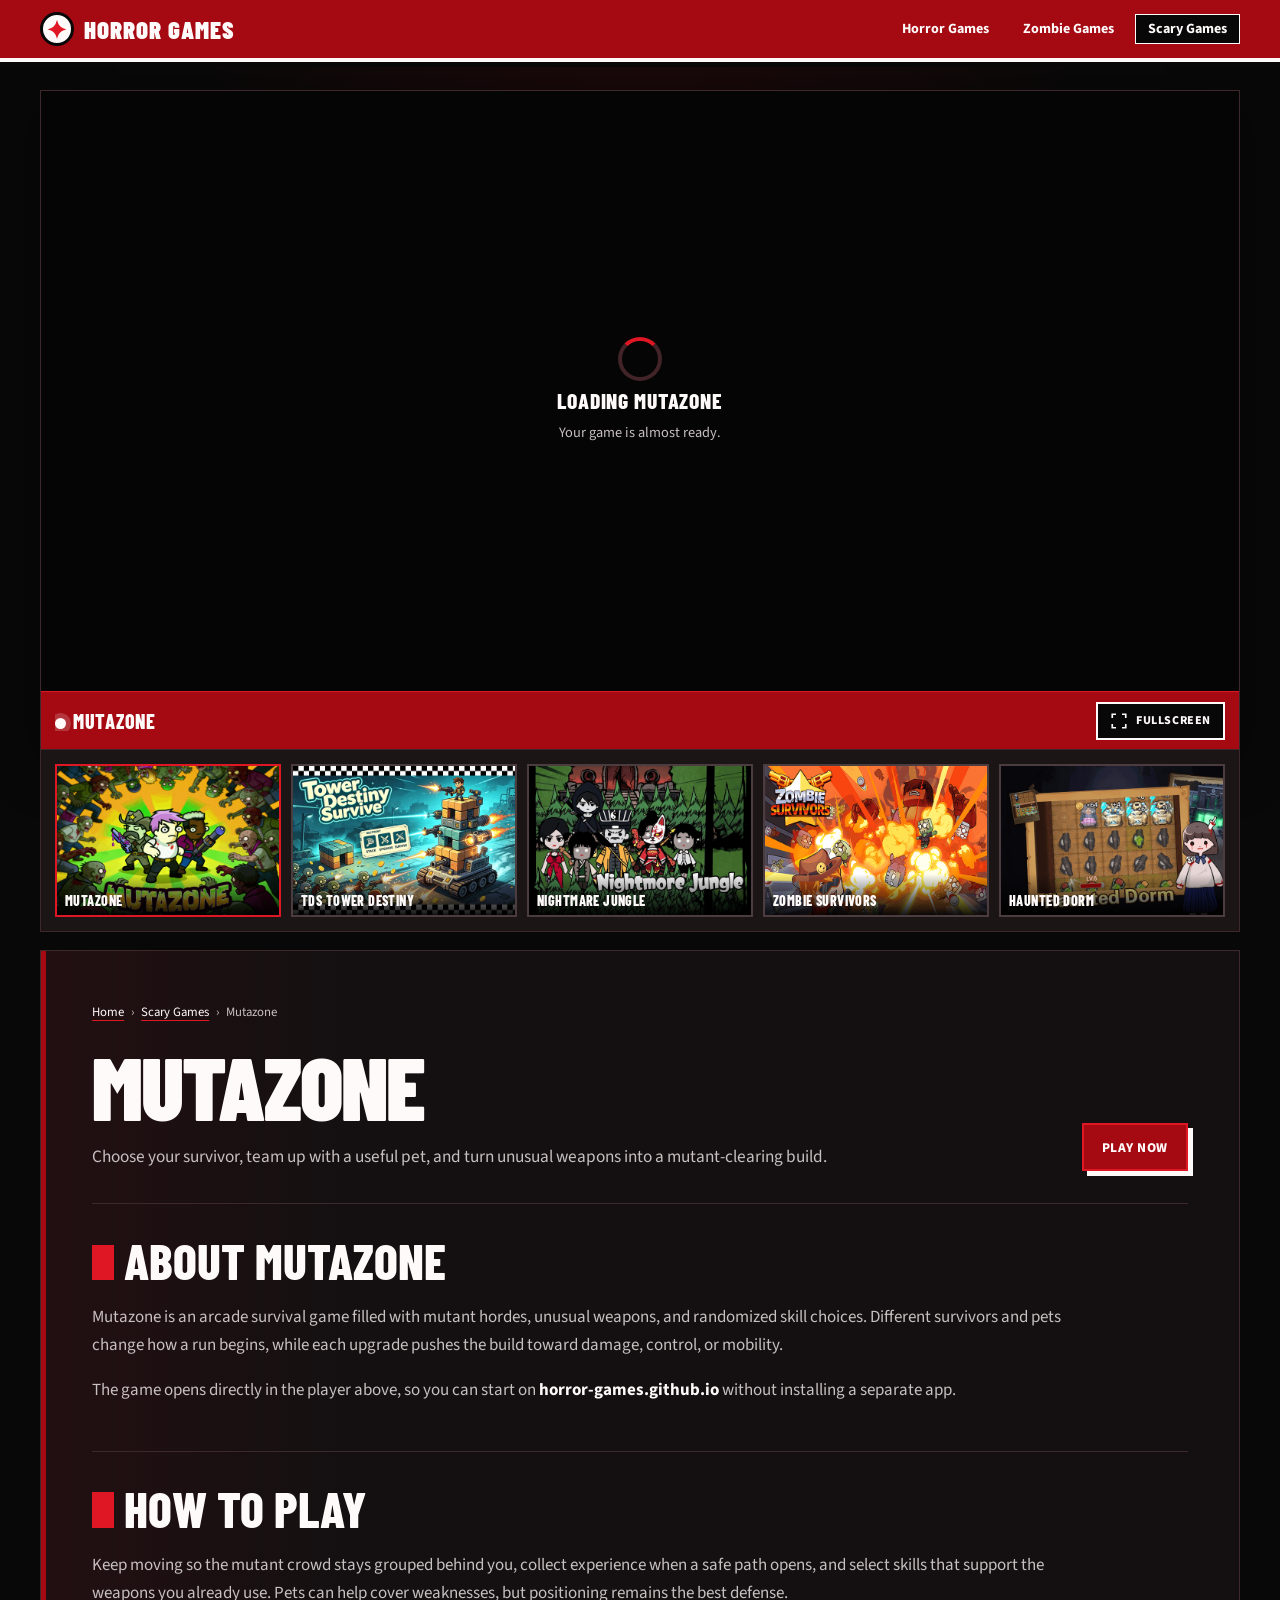
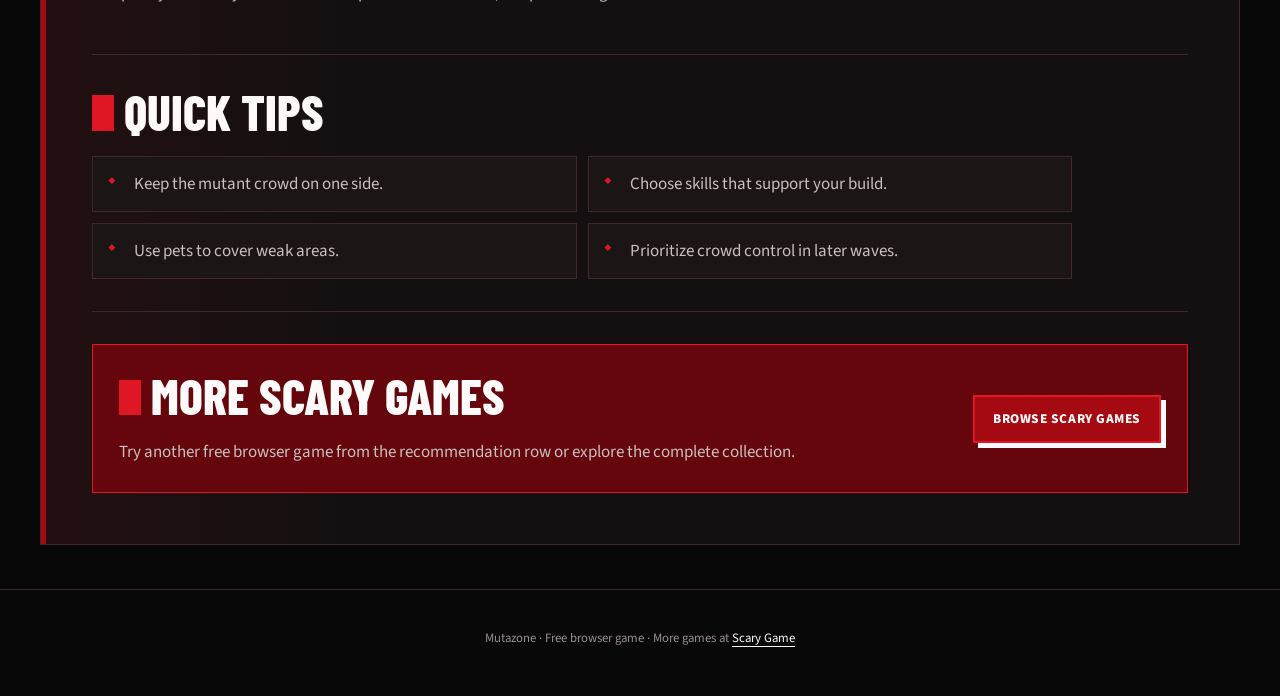
<file: mutazone/index.html>
<!doctype html>
<html lang="en">
  <head>
    <meta charset="utf-8" />
    <meta name="viewport" content="width=device-width, initial-scale=1" />
    <title>Mutazone — Play Free Online | Horror Games</title>
    <meta name="description" content="Play Mutazone online for free. Choose a survivor, unlock strange weapons, and fight escalating mutant hordes in your browser." />
    <meta name="keywords" content="Mutazone, horror games, horror game, scary games, scary game, free online game" />
    <meta name="robots" content="index, follow, max-image-preview:large" />
    <meta name="theme-color" content="#a50912" />
    <link rel="canonical" href="https://horror-games.github.io/mutazone/" />
    <meta property="og:type" content="website" />
    <meta property="og:site_name" content="Horror Games" />
    <meta property="og:title" content="Mutazone — Play Free Online" />
    <meta property="og:description" content="Play Mutazone online for free. Choose a survivor, unlock strange weapons, and fight escalating mutant hordes in your browser." />
    <meta property="og:url" content="https://horror-games.github.io/mutazone/" />
    <meta property="og:image" content="https://horror-games.github.io/assets/mutazone.png" />
    <meta name="twitter:card" content="summary_large_image" />
    <link rel="icon" type="image/png" href="../assets/horror-games-icon.png" />
    <link rel="apple-touch-icon" href="../assets/horror-games-icon.png" />
    <link rel="preconnect" href="https://fonts.googleapis.com" />
    <link rel="preconnect" href="https://fonts.gstatic.com" crossorigin />
    <link href="https://fonts.googleapis.com/css2?family=Barlow+Condensed:wght@600;700;800;900&amp;family=Source+Sans+3:wght@400;500;600;700&amp;display=swap" rel="stylesheet" />
    <link rel="stylesheet" href="../assets/game-page.css" />
    <!-- Google tag (gtag.js) -->
    <script async src="https://www.googletagmanager.com/gtag/js?id=G-ZVGFFHXV3R"></script>
    <script>
      window.dataLayer = window.dataLayer || [];
      function gtag(){dataLayer.push(arguments);}
      gtag("js", new Date());
      gtag("config", "G-ZVGFFHXV3R");
    </script>
    <script type="application/ld+json">
      {
        "@context": "https://schema.org",
        "@type": "VideoGame",
        "name": "Mutazone",
        "url": "https://horror-games.github.io/mutazone/",
        "image": "https://horror-games.github.io/assets/mutazone.png",
        "description": "Play Mutazone online for free. Choose a survivor, unlock strange weapons, and fight escalating mutant hordes in your browser.",
        "genre": "Mutant Horde Survival",
        "playMode": "SinglePlayer",
        "gamePlatform": "Web Browser",
        "isAccessibleForFree": true
      }
    </script>
  </head>
  <body>
    <a class="skip-link" href="#content">Skip to content</a>
    <header class="site-header">
      <div class="header-inner">
        <a class="logo" href="../" aria-label="Horror Games home"><span class="logo-mark" aria-hidden="true">✦</span><span>Horror Games</span></a>
        <nav class="main-nav" id="mainNav" aria-label="Main navigation">
          <a href="../">Horror Games</a>
          <a href="../zombie-games/">Zombie Games</a>
          <a href="../scary-games/" aria-current="page">Scary Games</a>
        </nav>
        <button class="menu-toggle" id="menuToggle" type="button" aria-label="Open navigation" aria-controls="mainNav" aria-expanded="false"><span aria-hidden="true"></span><span aria-hidden="true"></span><span aria-hidden="true"></span></button>
      </div>
    </header>

    <main id="content" class="page-shell">
      <section class="player-section" aria-label="Play Mutazone">
        <div class="player-shell" id="playerShell">
          <div class="player-stage">
            <div class="player-loader" id="playerLoader" aria-live="polite"><div class="loader-ring" aria-hidden="true"></div><strong>Loading Mutazone</strong><span>Your game is almost ready.</span></div>
            <iframe id="gameFrame" src="https://scarygame.io/horrorgames/game/mutazone/instplay.html" title="Play Mutazone online" allow="autoplay; fullscreen; gamepad; clipboard-read; clipboard-write" referrerpolicy="strict-origin-when-cross-origin" allowfullscreen></iframe>
          </div>
          <div class="player-bar">
            <div class="player-title"><span class="live-dot" aria-hidden="true"></span>Mutazone</div>
            <button class="fullscreen-button" id="fullscreenButton" type="button" aria-label="Play in fullscreen"><svg viewBox="0 0 24 24" fill="none" stroke="currentColor" stroke-width="2.2" aria-hidden="true"><path d="M8 3H3v5M16 3h5v5M8 21H3v-5M16 21h5v-5" /></svg><span>Fullscreen</span></button>
          </div>
        </div>
        <nav class="game-strip" aria-label="Similar horror games">
          <a class="game-tile" href="../mutazone/" aria-current="page">
            <img src="../assets/mutazone.png" alt="Mutazone game" width="580" height="390" loading="lazy" />
            <span>Mutazone</span>
          </a>
          <a class="game-tile" href="../tds-tower-destiny-survive/">
            <img src="../assets/tds-tower-destiny-survive.png" alt="TDS Tower Destiny Survive game" width="580" height="390" loading="lazy" />
            <span>TDS Tower Destiny</span>
          </a>
          <a class="game-tile" href="../nightmare-jungle/">
            <img src="../assets/nightmare-jungle.png" alt="Nightmare Jungle game" width="580" height="390" loading="lazy" />
            <span>Nightmare Jungle</span>
          </a>
          <a class="game-tile" href="../zombie-survivors/">
            <img src="../assets/zombie-survivors.png" alt="Zombie Survivors game" width="580" height="390" loading="lazy" />
            <span>Zombie Survivors</span>
          </a>
          <a class="game-tile" href="../haunted-dorm/">
            <img src="../assets/haunted-dorm.png" alt="Haunted Dorm game" width="580" height="390" loading="lazy" />
            <span>Haunted Dorm</span>
          </a>
        </nav>
      </section>

      <article class="content-panel">
        <div class="breadcrumb" aria-label="Breadcrumb"><a href="../">Home</a><span aria-hidden="true">›</span><a href="../scary-games/">Scary Games</a><span aria-hidden="true">›</span><span>Mutazone</span></div>
        <header class="hero-copy">
          <div><h1>Mutazone</h1><p>Choose your survivor, team up with a useful pet, and turn unusual weapons into a mutant-clearing build.</p></div>
          <a class="play-button" href="#playerShell">Play Now</a>
        </header>
        <section class="article-section" aria-labelledby="about-title">
          <h2 id="about-title">About Mutazone</h2>
          <p>Mutazone is an arcade survival game filled with mutant hordes, unusual weapons, and randomized skill choices. Different survivors and pets change how a run begins, while each upgrade pushes the build toward damage, control, or mobility.</p>
          <p>The game opens directly in the player above, so you can start on <strong>horror-games.github.io</strong> without installing a separate app.</p>
        </section>
        <section class="article-section" aria-labelledby="how-title">
          <h2 id="how-title">How to Play</h2>
          <p>Keep moving so the mutant crowd stays grouped behind you, collect experience when a safe path opens, and select skills that support the weapons you already use. Pets can help cover weaknesses, but positioning remains the best defense.</p>
        </section>
        <section class="article-section" aria-labelledby="tips-title">
          <h2 id="tips-title">Quick Tips</h2>
          <ul class="tips-list">
            <li>Keep the mutant crowd on one side.</li>
            <li>Choose skills that support your build.</li>
            <li>Use pets to cover weak areas.</li>
            <li>Prioritize crowd control in later waves.</li>
          </ul>
        </section>
        <section class="article-section" aria-labelledby="more-title">
          <div class="end-cta"><div><h2 id="more-title">More Scary Games</h2><p>Try another free browser game from the recommendation row or explore the complete collection.</p></div><a class="play-button" href="../scary-games/">Browse Scary Games</a></div>
        </section>
      </article>
    </main>
    <footer class="site-footer"><p>Mutazone · Free browser game · More games at <a href="https://scarygame.io/" rel="noopener">Scary Game</a></p></footer>
    <script src="../assets/game-page.js"></script>
  </body>
</html>
</file>
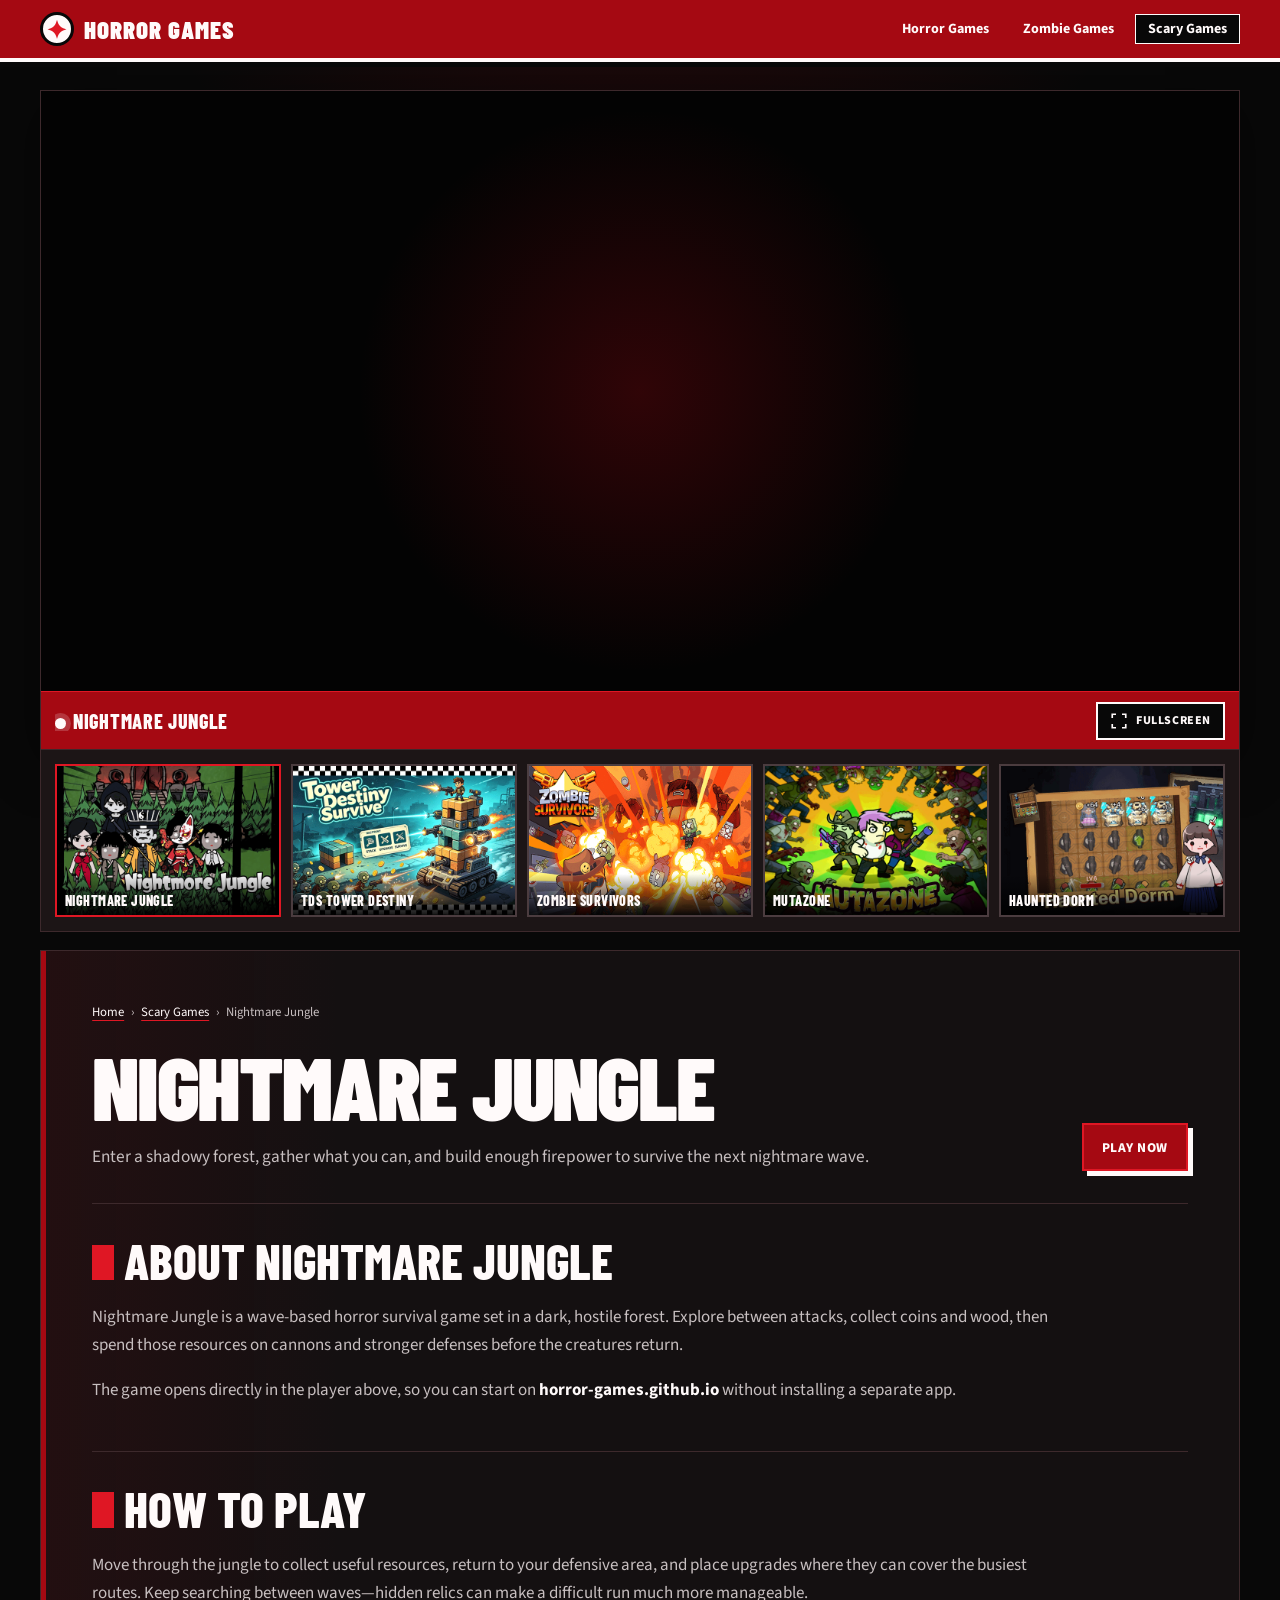
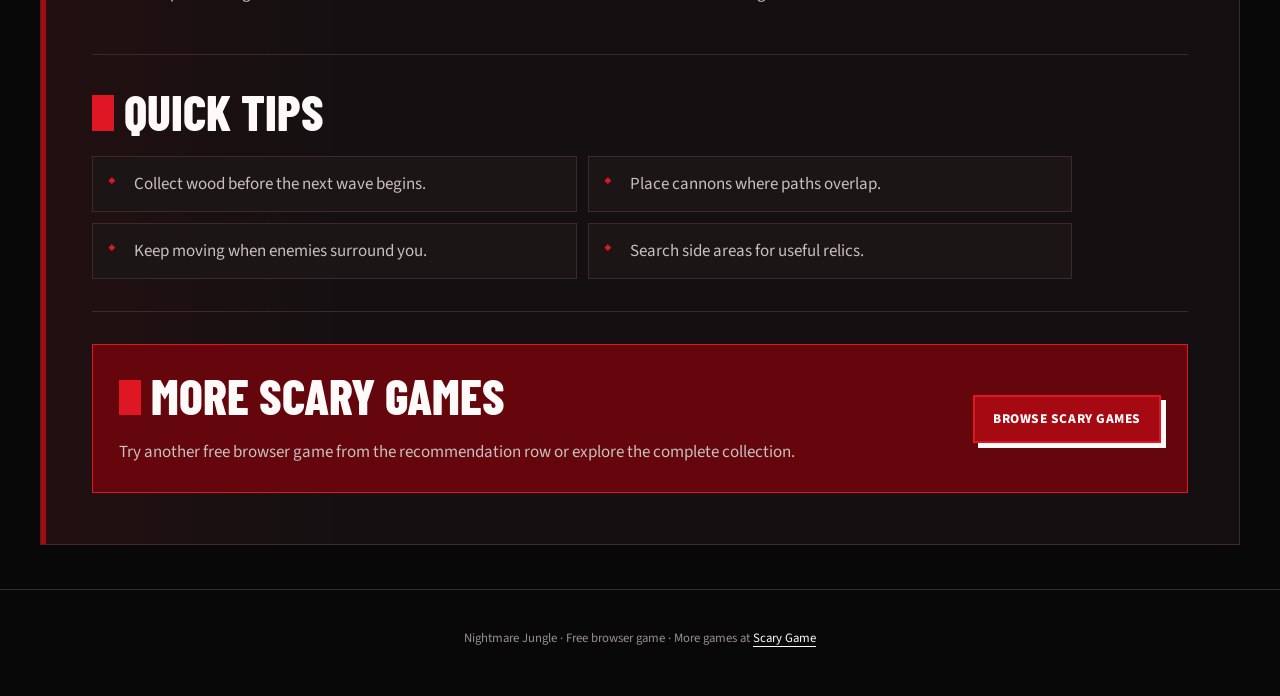
<file: nightmare-jungle/index.html>
<!doctype html>
<html lang="en">
  <head>
    <meta charset="utf-8" />
    <meta name="viewport" content="width=device-width, initial-scale=1" />
    <title>Nightmare Jungle — Play Free Online | Horror Games</title>
    <meta name="description" content="Play Nightmare Jungle online for free. Gather resources, build defenses, and survive eerie waves in this browser horror survival game." />
    <meta name="keywords" content="Nightmare Jungle, horror games, horror game, scary games, scary game, free online game" />
    <meta name="robots" content="index, follow, max-image-preview:large" />
    <meta name="theme-color" content="#a50912" />
    <link rel="canonical" href="https://horror-games.github.io/nightmare-jungle/" />
    <meta property="og:type" content="website" />
    <meta property="og:site_name" content="Horror Games" />
    <meta property="og:title" content="Nightmare Jungle — Play Free Online" />
    <meta property="og:description" content="Play Nightmare Jungle online for free. Gather resources, build defenses, and survive eerie waves in this browser horror survival game." />
    <meta property="og:url" content="https://horror-games.github.io/nightmare-jungle/" />
    <meta property="og:image" content="https://horror-games.github.io/assets/nightmare-jungle.png" />
    <meta name="twitter:card" content="summary_large_image" />
    <link rel="icon" type="image/png" href="../assets/horror-games-icon.png" />
    <link rel="apple-touch-icon" href="../assets/horror-games-icon.png" />
    <link rel="preconnect" href="https://fonts.googleapis.com" />
    <link rel="preconnect" href="https://fonts.gstatic.com" crossorigin />
    <link href="https://fonts.googleapis.com/css2?family=Barlow+Condensed:wght@600;700;800;900&amp;family=Source+Sans+3:wght@400;500;600;700&amp;display=swap" rel="stylesheet" />
    <link rel="stylesheet" href="../assets/game-page.css" />
    <!-- Google tag (gtag.js) -->
    <script async src="https://www.googletagmanager.com/gtag/js?id=G-ZVGFFHXV3R"></script>
    <script>
      window.dataLayer = window.dataLayer || [];
      function gtag(){dataLayer.push(arguments);}
      gtag("js", new Date());
      gtag("config", "G-ZVGFFHXV3R");
    </script>
    <script type="application/ld+json">
      {
        "@context": "https://schema.org",
        "@type": "VideoGame",
        "name": "Nightmare Jungle",
        "url": "https://horror-games.github.io/nightmare-jungle/",
        "image": "https://horror-games.github.io/assets/nightmare-jungle.png",
        "description": "Play Nightmare Jungle online for free. Gather resources, build defenses, and survive eerie waves in this browser horror survival game.",
        "genre": "Horror Survival",
        "playMode": "SinglePlayer",
        "gamePlatform": "Web Browser",
        "isAccessibleForFree": true
      }
    </script>
  </head>
  <body>
    <a class="skip-link" href="#content">Skip to content</a>
    <header class="site-header">
      <div class="header-inner">
        <a class="logo" href="../" aria-label="Horror Games home"><span class="logo-mark" aria-hidden="true">✦</span><span>Horror Games</span></a>
        <nav class="main-nav" id="mainNav" aria-label="Main navigation">
          <a href="../">Horror Games</a>
          <a href="../zombie-games/">Zombie Games</a>
          <a href="../scary-games/" aria-current="page">Scary Games</a>
        </nav>
        <button class="menu-toggle" id="menuToggle" type="button" aria-label="Open navigation" aria-controls="mainNav" aria-expanded="false"><span aria-hidden="true"></span><span aria-hidden="true"></span><span aria-hidden="true"></span></button>
      </div>
    </header>

    <main id="content" class="page-shell">
      <section class="player-section" aria-label="Play Nightmare Jungle">
        <div class="player-shell" id="playerShell">
          <div class="player-stage">
            <div class="player-loader" id="playerLoader" aria-live="polite"><div class="loader-ring" aria-hidden="true"></div><strong>Loading Nightmare Jungle</strong><span>Your game is almost ready.</span></div>
            <iframe id="gameFrame" src="https://scarygame.io/horrorgames/game/nightmare-jungle/instplay.html" title="Play Nightmare Jungle online" allow="autoplay; fullscreen; gamepad; clipboard-read; clipboard-write" referrerpolicy="strict-origin-when-cross-origin" allowfullscreen></iframe>
          </div>
          <div class="player-bar">
            <div class="player-title"><span class="live-dot" aria-hidden="true"></span>Nightmare Jungle</div>
            <button class="fullscreen-button" id="fullscreenButton" type="button" aria-label="Play in fullscreen"><svg viewBox="0 0 24 24" fill="none" stroke="currentColor" stroke-width="2.2" aria-hidden="true"><path d="M8 3H3v5M16 3h5v5M8 21H3v-5M16 21h5v-5" /></svg><span>Fullscreen</span></button>
          </div>
        </div>
        <nav class="game-strip" aria-label="Similar horror games">
          <a class="game-tile" href="../nightmare-jungle/" aria-current="page">
            <img src="../assets/nightmare-jungle.png" alt="Nightmare Jungle game" width="580" height="390" loading="lazy" />
            <span>Nightmare Jungle</span>
          </a>
          <a class="game-tile" href="../tds-tower-destiny-survive/">
            <img src="../assets/tds-tower-destiny-survive.png" alt="TDS Tower Destiny Survive game" width="580" height="390" loading="lazy" />
            <span>TDS Tower Destiny</span>
          </a>
          <a class="game-tile" href="../zombie-survivors/">
            <img src="../assets/zombie-survivors.png" alt="Zombie Survivors game" width="580" height="390" loading="lazy" />
            <span>Zombie Survivors</span>
          </a>
          <a class="game-tile" href="../mutazone/">
            <img src="../assets/mutazone.png" alt="Mutazone game" width="580" height="390" loading="lazy" />
            <span>Mutazone</span>
          </a>
          <a class="game-tile" href="../haunted-dorm/">
            <img src="../assets/haunted-dorm.png" alt="Haunted Dorm game" width="580" height="390" loading="lazy" />
            <span>Haunted Dorm</span>
          </a>
        </nav>
      </section>

      <article class="content-panel">
        <div class="breadcrumb" aria-label="Breadcrumb"><a href="../">Home</a><span aria-hidden="true">›</span><a href="../scary-games/">Scary Games</a><span aria-hidden="true">›</span><span>Nightmare Jungle</span></div>
        <header class="hero-copy">
          <div><h1>Nightmare Jungle</h1><p>Enter a shadowy forest, gather what you can, and build enough firepower to survive the next nightmare wave.</p></div>
          <a class="play-button" href="#playerShell">Play Now</a>
        </header>
        <section class="article-section" aria-labelledby="about-title">
          <h2 id="about-title">About Nightmare Jungle</h2>
          <p>Nightmare Jungle is a wave-based horror survival game set in a dark, hostile forest. Explore between attacks, collect coins and wood, then spend those resources on cannons and stronger defenses before the creatures return.</p>
          <p>The game opens directly in the player above, so you can start on <strong>horror-games.github.io</strong> without installing a separate app.</p>
        </section>
        <section class="article-section" aria-labelledby="how-title">
          <h2 id="how-title">How to Play</h2>
          <p>Move through the jungle to collect useful resources, return to your defensive area, and place upgrades where they can cover the busiest routes. Keep searching between waves—hidden relics can make a difficult run much more manageable.</p>
        </section>
        <section class="article-section" aria-labelledby="tips-title">
          <h2 id="tips-title">Quick Tips</h2>
          <ul class="tips-list">
            <li>Collect wood before the next wave begins.</li>
            <li>Place cannons where paths overlap.</li>
            <li>Keep moving when enemies surround you.</li>
            <li>Search side areas for useful relics.</li>
          </ul>
        </section>
        <section class="article-section" aria-labelledby="more-title">
          <div class="end-cta"><div><h2 id="more-title">More Scary Games</h2><p>Try another free browser game from the recommendation row or explore the complete collection.</p></div><a class="play-button" href="../scary-games/">Browse Scary Games</a></div>
        </section>
      </article>
    </main>
    <footer class="site-footer"><p>Nightmare Jungle · Free browser game · More games at <a href="https://scarygame.io/" rel="noopener">Scary Game</a></p></footer>
    <script src="../assets/game-page.js"></script>
  </body>
</html>
</file>
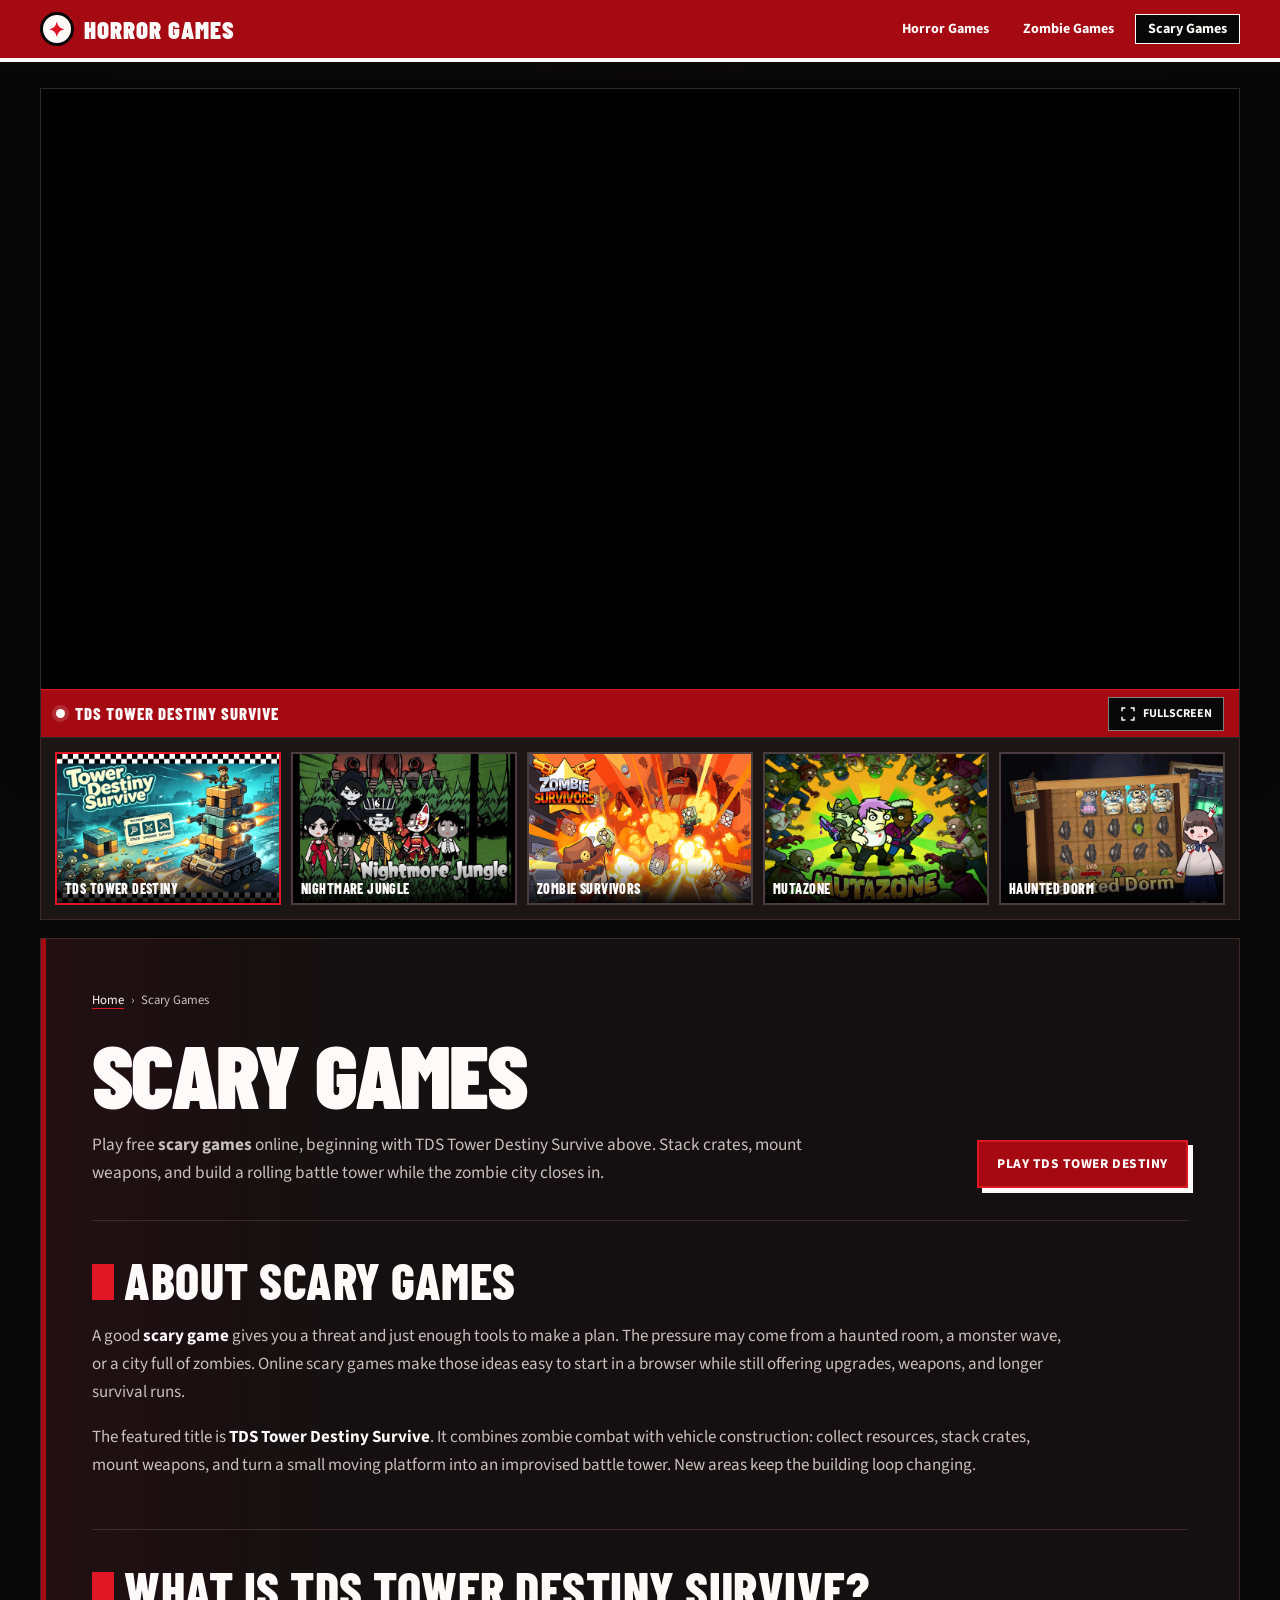
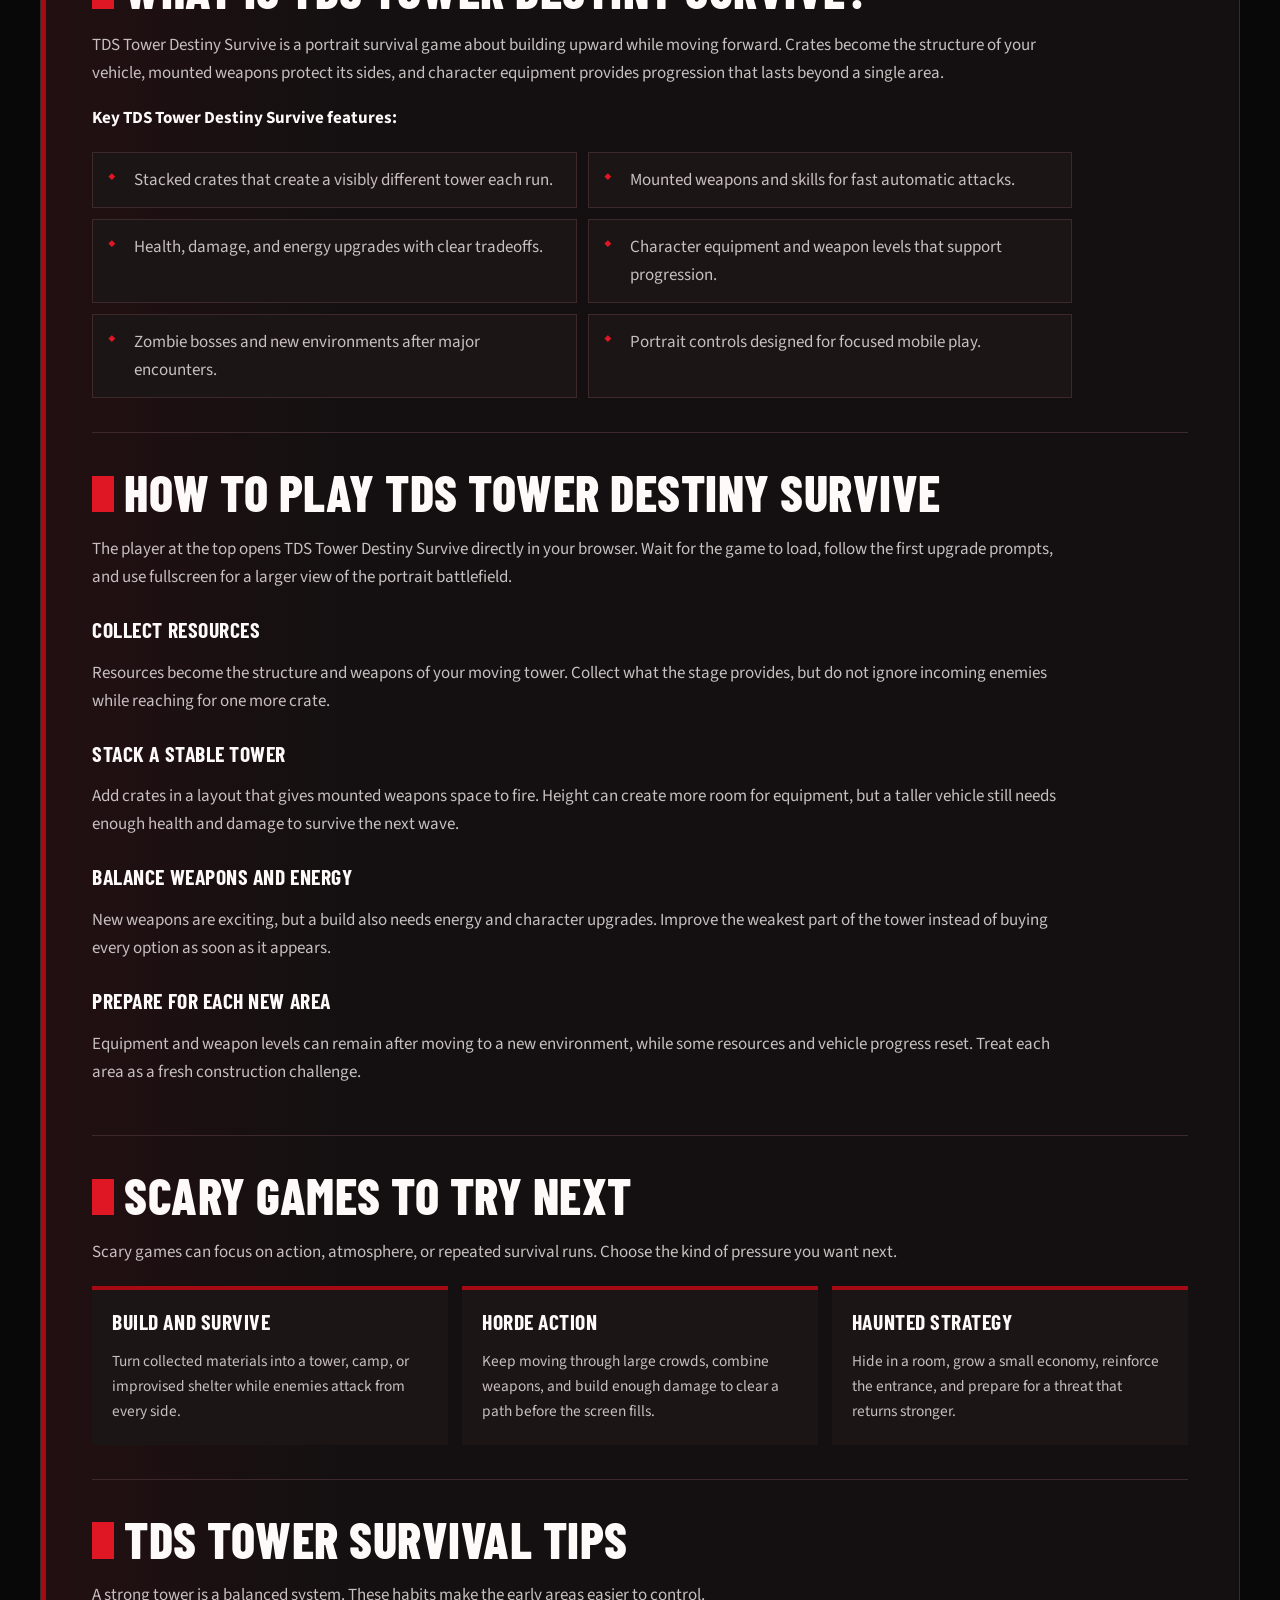
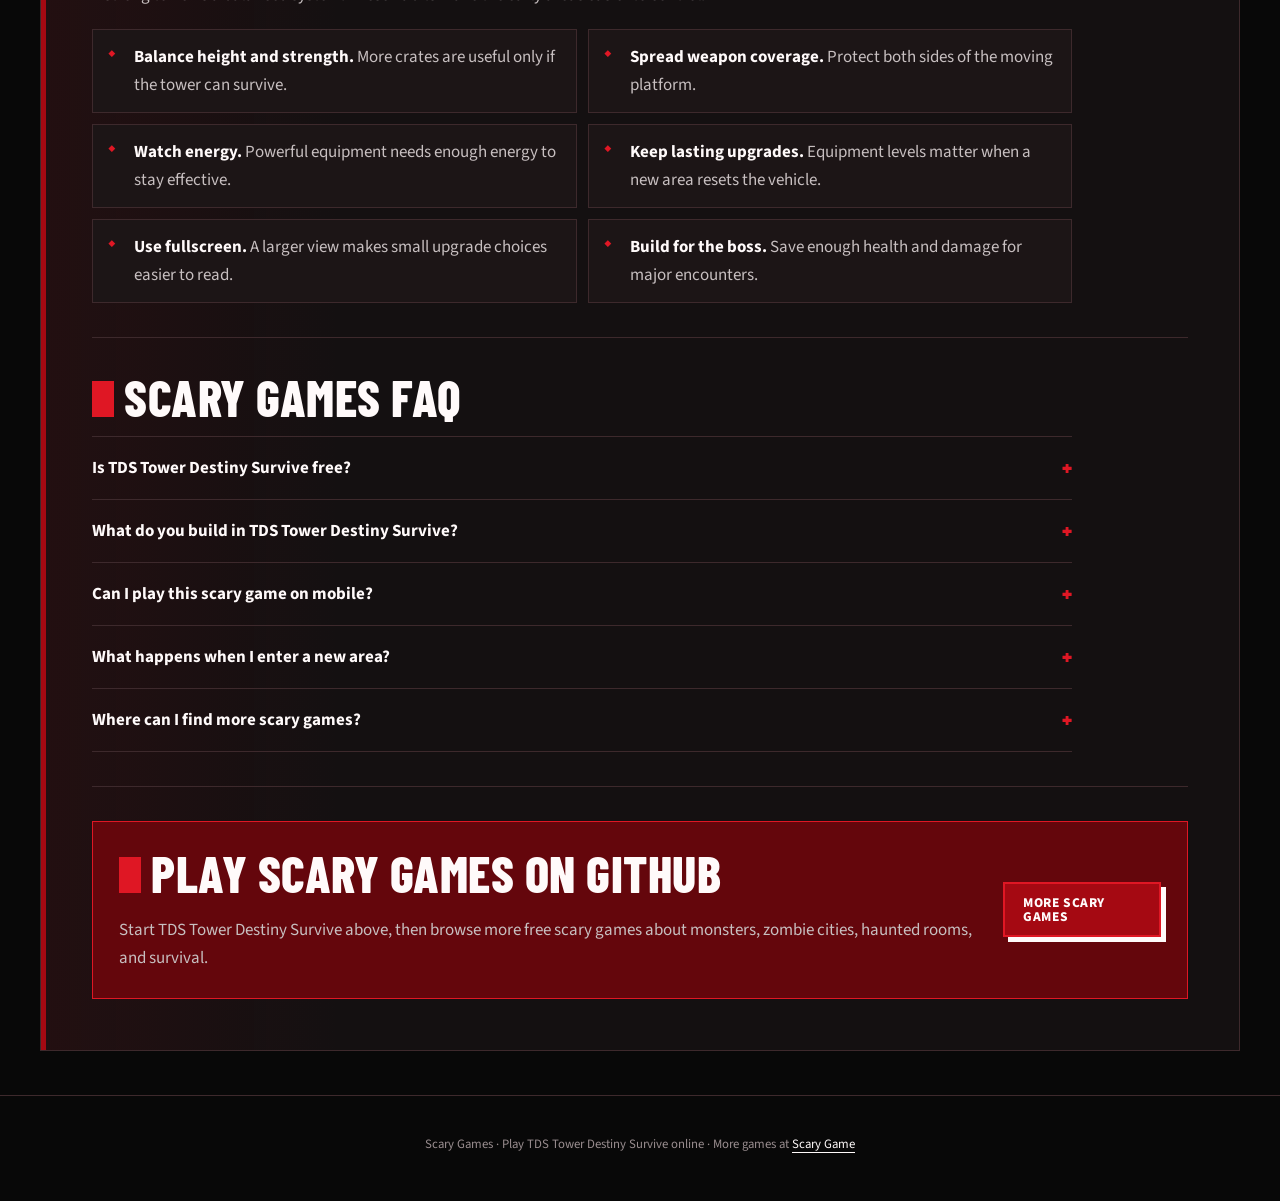
<file: scary-games/index.html>
<!doctype html>
<html lang="en">
  <head>
    <meta charset="utf-8" />
    <meta name="viewport" content="width=device-width, initial-scale=1" />

    <title>Scary Games — Play TDS Tower Destiny Survive Online</title>
    <meta
      name="description"
      content="Play scary games online for free. Start TDS Tower Destiny Survive, build a rolling battle tower, and discover more browser horror and survival games."
    />
    <meta
      name="keywords"
      content="scary games, scary game, TDS Tower Destiny Survive, free scary games, online scary games, horror games, survival games"
    />
    <meta name="robots" content="index, follow, max-image-preview:large" />
    <meta name="theme-color" content="#a50912" />
    <link rel="canonical" href="https://horror-games.github.io/scary-games/" />

    <meta property="og:type" content="website" />
    <meta property="og:site_name" content="Horror Games" />
    <meta property="og:title" content="Scary Games — Play TDS Tower Destiny Survive" />
    <meta
      property="og:description"
      content="Play TDS Tower Destiny Survive free online, then explore scary games about zombie towers, haunted rooms, and survival."
    />
    <meta property="og:url" content="https://horror-games.github.io/scary-games/" />
    <meta property="og:image" content="https://horror-games.github.io/assets/tds-tower-destiny-survive.png" />
    <meta property="og:image:width" content="580" />
    <meta property="og:image:height" content="390" />
    <meta property="og:image:alt" content="TDS Tower Destiny Survive scary game" />
    <meta name="twitter:card" content="summary_large_image" />
    <meta name="twitter:title" content="Scary Games — Play TDS Tower Destiny Survive" />
    <meta
      name="twitter:description"
      content="Play TDS Tower Destiny Survive and discover free scary games for your next browser run."
    />
    <meta name="twitter:image" content="https://horror-games.github.io/assets/tds-tower-destiny-survive.png" />

    <link rel="icon" type="image/png" href="../assets/horror-games-icon.png" />
    <link rel="apple-touch-icon" href="../assets/horror-games-icon.png" />

    <!-- Google tag (gtag.js) -->
    <script async src="https://www.googletagmanager.com/gtag/js?id=G-ZVGFFHXV3R"></script>
    <script>
      window.dataLayer = window.dataLayer || [];
      function gtag() {
        dataLayer.push(arguments);
      }
      gtag("js", new Date());
      gtag("config", "G-ZVGFFHXV3R");
    </script>

    <link rel="preconnect" href="https://fonts.googleapis.com" />
    <link rel="preconnect" href="https://fonts.gstatic.com" crossorigin />
    <link
      href="https://fonts.googleapis.com/css2?family=Barlow+Condensed:wght@600;700;800;900&amp;family=Source+Sans+3:wght@400;500;600;700&amp;display=swap"
      rel="stylesheet"
    />

    <script type="application/ld+json">
      {
        "@context": "https://schema.org",
        "@graph": [
          {
            "@type": "WebPage",
            "@id": "https://horror-games.github.io/scary-games/#page",
            "url": "https://horror-games.github.io/scary-games/",
            "name": "Scary Games — Play TDS Tower Destiny Survive",
            "description": "Play TDS Tower Destiny Survive and discover free browser scary games.",
            "about": ["Scary games", "TDS Tower Destiny Survive", "Survival games"],
            "mainEntity": {
              "@type": "VideoGame",
              "name": "TDS Tower Destiny Survive",
              "url": "https://horror-games.github.io/tds-tower-destiny-survive/",
              "genre": ["Zombie", "Survival", "Tower building"],
              "playMode": "SinglePlayer"
            }
          },
          {
            "@type": "FAQPage",
            "mainEntity": [
              {
                "@type": "Question",
                "name": "Is TDS Tower Destiny Survive free?",
                "acceptedAnswer": {
                  "@type": "Answer",
                  "text": "Yes. TDS Tower Destiny Survive can be played online for free in a modern browser."
                }
              },
              {
                "@type": "Question",
                "name": "What do you build in TDS Tower Destiny Survive?",
                "acceptedAnswer": {
                  "@type": "Answer",
                  "text": "Collect resources, stack crates, mount weapons, and turn a small platform into a rolling battle tower."
                }
              },
              {
                "@type": "Question",
                "name": "Can I play this scary game on mobile?",
                "acceptedAnswer": {
                  "@type": "Answer",
                  "text": "Yes. TDS Tower Destiny Survive is designed for portrait mobile play and also runs in desktop browsers."
                }
              },
              {
                "@type": "Question",
                "name": "Where can I find more scary games?",
                "acceptedAnswer": {
                  "@type": "Answer",
                  "text": "Use the More Scary Games button to browse the full collection on scarygame.io."
                }
              }
            ]
          }
        ]
      }
    </script>

    <style>
      :root {
        --black: #080808;
        --panel: #141011;
        --panel-2: #1c1516;
        --red: #a50912;
        --red-bright: #df1724;
        --red-dark: #64060c;
        --white: #fffafa;
        --muted: #c7bfc0;
        --line: #3d292c;
        --display: "Barlow Condensed", Impact, sans-serif;
        --body: "Source Sans 3", sans-serif;
      }

      *,
      *::before,
      *::after {
        box-sizing: border-box;
      }

      html {
        scroll-behavior: smooth;
      }

      body {
        margin: 0;
        min-width: 320px;
        color: var(--white);
        background:
          radial-gradient(circle at 50% -10%, rgba(165, 9, 18, 0.22), transparent 34rem),
          var(--black);
        font-family: var(--body);
        font-size: 17px;
        line-height: 1.65;
      }

      a {
        color: inherit;
      }

      img {
        max-width: 100%;
      }

      button,
      a {
        -webkit-tap-highlight-color: transparent;
      }

      .skip-link {
        position: fixed;
        top: 8px;
        left: 8px;
        z-index: 100;
        padding: 10px 14px;
        color: var(--white);
        background: var(--red-bright);
        transform: translateY(-150%);
      }

      .skip-link:focus {
        transform: translateY(0);
      }

      .site-header {
        position: sticky;
        top: 0;
        z-index: 50;
        background: var(--red);
        border-bottom: 4px solid var(--white);
        box-shadow: 0 5px 0 var(--black);
      }

      .header-inner {
        display: flex;
        width: min(1200px, calc(100% - 28px));
        min-height: 58px;
        margin: 0 auto;
        align-items: center;
        justify-content: space-between;
        gap: 30px;
      }

      .logo {
        display: inline-flex;
        align-items: center;
        gap: 10px;
        font: 900 1.55rem / 1 var(--display);
        letter-spacing: 0.04em;
        text-decoration: none;
        text-transform: uppercase;
      }

      .logo-mark {
        display: grid;
        width: 34px;
        height: 34px;
        place-items: center;
        color: var(--red-bright);
        background: var(--white);
        border: 3px solid var(--black);
        border-radius: 50%;
        font-size: 1.25rem;
        line-height: 1;
      }

      .main-nav {
        display: flex;
        align-items: center;
        gap: 8px;
      }

      .main-nav a {
        padding: 7px 12px;
        border: 1px solid transparent;
        font: 700 0.88rem / 1 var(--body);
        text-decoration: none;
      }

      .main-nav a:hover,
      .main-nav a:focus-visible {
        border-color: var(--white);
        background: var(--black);
      }

      .main-nav a[aria-current="page"] {
        border-color: var(--white);
        background: var(--black);
      }

      .menu-toggle {
        position: relative;
        display: none;
        width: 42px;
        height: 42px;
        padding: 9px;
        align-items: center;
        justify-content: center;
        flex-direction: column;
        gap: 5px;
        color: var(--white);
        background: var(--black);
        border: 2px solid var(--white);
        cursor: pointer;
      }

      .menu-toggle span {
        position: absolute;
        left: 9px;
        display: block;
        width: 20px;
        height: 2px;
        background: currentColor;
        transition:
          transform 160ms ease,
          opacity 160ms ease;
      }

      .menu-toggle span:nth-child(1) {
        top: 11px;
      }

      .menu-toggle span:nth-child(2) {
        top: 18px;
      }

      .menu-toggle span:nth-child(3) {
        top: 25px;
      }

      .menu-toggle[aria-expanded="true"] span:nth-child(1) {
        top: 18px;
        transform: rotate(45deg);
      }

      .menu-toggle[aria-expanded="true"] span:nth-child(2) {
        opacity: 0;
      }

      .menu-toggle[aria-expanded="true"] span:nth-child(3) {
        top: 18px;
        transform: rotate(-45deg);
      }

      .page-shell {
        width: min(1200px, calc(100% - 28px));
        margin: 0 auto;
      }

      .player-section {
        padding: 26px 0 0;
      }

      .player-shell {
        overflow: hidden;
        background: #000;
        border: 1px solid #2b2b2b;
        box-shadow: 0 16px 48px rgba(0, 0, 0, 0.48);
      }

      .player-stage {
        position: relative;
        width: 100%;
        height: clamp(460px, 50vw, 600px);
        max-height: 600px;
        background:
          radial-gradient(circle at center, rgba(165, 9, 18, 0.28), transparent 35%),
          #050505;
      }

      .player-stage iframe {
        position: absolute;
        inset: 0;
        width: 100%;
        height: 100%;
        border: 0;
        background: #000;
      }

      .player-loader {
        position: absolute;
        inset: 0;
        z-index: 4;
        display: grid;
        place-content: center;
        gap: 17px;
        background:
          linear-gradient(rgba(8, 8, 8, 0.86), rgba(8, 8, 8, 0.94)),
          url("../assets/tds-tower-destiny-survive.png") center / cover;
        text-align: center;
        transition:
          opacity 250ms ease,
          visibility 250ms ease;
      }

      .player-loader.is-hidden {
        opacity: 0;
        visibility: hidden;
      }

      .loader-ring {
        width: 54px;
        height: 54px;
        margin: 0 auto;
        border: 5px solid rgba(255, 255, 255, 0.2);
        border-top-color: var(--red-bright);
        border-radius: 50%;
        animation: spin 780ms linear infinite;
      }

      .player-loader strong {
        font: 800 1.45rem / 1 var(--display);
        letter-spacing: 0.08em;
        text-transform: uppercase;
      }

      .player-loader span {
        color: var(--muted);
        font-size: 0.86rem;
      }

      @keyframes spin {
        to {
          transform: rotate(360deg);
        }
      }

      .player-bar {
        display: flex;
        min-height: 48px;
        padding: 0 15px;
        align-items: center;
        justify-content: space-between;
        gap: 16px;
        background: var(--red);
        border-top: 1px solid var(--red-bright);
      }

      .player-title {
        display: flex;
        align-items: center;
        gap: 10px;
        font: 800 1.05rem / 1 var(--display);
        letter-spacing: 0.06em;
        text-transform: uppercase;
      }

      .live-dot {
        width: 9px;
        height: 9px;
        background: var(--white);
        border-radius: 50%;
        box-shadow: 0 0 0 4px rgba(255, 255, 255, 0.14);
      }

      .fullscreen-button {
        display: inline-flex;
        padding: 8px 11px;
        align-items: center;
        gap: 7px;
        color: var(--white);
        background: var(--black);
        border: 1px solid rgba(255, 255, 255, 0.48);
        cursor: pointer;
        font: 700 0.75rem / 1 var(--body);
        text-transform: uppercase;
      }

      .fullscreen-button:hover,
      .fullscreen-button:focus-visible {
        color: var(--black);
        background: var(--white);
      }

      .fullscreen-button svg {
        width: 16px;
        height: 16px;
      }

      .player-shell:fullscreen {
        width: 100vw;
        height: 100vh;
        border: 0;
      }

      .player-shell:fullscreen .player-stage {
        height: calc(100vh - 48px);
        max-height: none;
      }

      .game-strip {
        display: grid;
        grid-auto-columns: minmax(155px, 1fr);
        grid-auto-flow: column;
        gap: 10px;
        overflow-x: auto;
        padding: 14px;
        background: var(--panel-2);
        border: 1px solid var(--line);
        border-top: 0;
        scrollbar-color: var(--red) var(--black);
      }

      .game-tile {
        position: relative;
        display: block;
        min-width: 0;
        overflow: hidden;
        aspect-ratio: 1.48 / 1;
        background: var(--black);
        border: 2px solid #4b3c3f;
        text-decoration: none;
      }

      .game-tile:first-child {
        border-color: var(--red-bright);
      }

      .game-tile:hover,
      .game-tile:focus-visible {
        border-color: var(--white);
      }

      .game-tile img {
        display: block;
        width: 100%;
        height: 100%;
        object-fit: cover;
        transition: transform 180ms ease;
      }

      .game-tile:hover img {
        transform: scale(1.04);
      }

      .game-tile span {
        position: absolute;
        right: 0;
        bottom: 0;
        left: 0;
        padding: 20px 8px 7px;
        background: linear-gradient(transparent, rgba(0, 0, 0, 0.92));
        font: 800 0.88rem / 1 var(--display);
        letter-spacing: 0.03em;
        text-transform: uppercase;
      }

      .content-panel {
        margin-top: 18px;
        margin-bottom: 44px;
        padding: clamp(24px, 4vw, 52px);
        background:
          linear-gradient(90deg, rgba(165, 9, 18, 0.1), transparent 25%),
          var(--panel);
        border: 1px solid var(--line);
        box-shadow: inset 5px 0 0 var(--red);
      }

      .breadcrumb {
        display: flex;
        flex-wrap: wrap;
        gap: 7px;
        margin-bottom: 22px;
        color: var(--muted);
        font-size: 0.8rem;
      }

      .breadcrumb a {
        color: var(--white);
        text-decoration-color: var(--red-bright);
        text-underline-offset: 4px;
      }

      .hero-copy {
        display: grid;
        grid-template-columns: minmax(0, 1fr) auto;
        gap: 32px;
        align-items: end;
        padding-bottom: 32px;
        border-bottom: 1px solid var(--line);
      }

      h1,
      h2,
      h3 {
        margin-top: 0;
        color: var(--white);
        font-family: var(--display);
        text-transform: uppercase;
      }

      h1 {
        margin-bottom: 10px;
        font-size: clamp(3.2rem, 7vw, 6.2rem);
        font-weight: 900;
        line-height: 0.9;
        letter-spacing: -0.025em;
      }

      .hero-copy p {
        max-width: 780px;
        margin-bottom: 0;
        color: var(--muted);
        font-size: 1.08rem;
      }

      .play-button {
        display: inline-flex;
        min-height: 48px;
        padding: 12px 18px;
        align-items: center;
        justify-content: center;
        color: var(--white);
        background: var(--red);
        border: 2px solid var(--red-bright);
        font: 800 0.84rem / 1 var(--body);
        letter-spacing: 0.04em;
        text-decoration: none;
        text-transform: uppercase;
        box-shadow: 5px 5px 0 var(--white);
      }

      .play-button:hover,
      .play-button:focus-visible {
        color: var(--black);
        background: var(--white);
        border-color: var(--white);
        box-shadow: 5px 5px 0 var(--red);
      }

      .article-section {
        padding: 34px 0;
        border-bottom: 1px solid var(--line);
      }

      .article-section:last-child {
        padding-bottom: 0;
        border-bottom: 0;
      }

      .article-section h2 {
        margin-bottom: 13px;
        font-size: clamp(2rem, 4vw, 3.15rem);
        font-weight: 800;
        line-height: 1;
        letter-spacing: 0.01em;
      }

      .article-section h2::before {
        display: inline-block;
        width: 22px;
        height: 0.72em;
        margin-right: 10px;
        content: "";
        background: var(--red-bright);
      }

      .article-section h3 {
        margin: 27px 0 6px;
        color: var(--white);
        font-size: 1.35rem;
        font-weight: 700;
        line-height: 1.1;
        letter-spacing: 0.025em;
      }

      .article-section p {
        max-width: 980px;
        margin-bottom: 15px;
        color: var(--muted);
      }

      .article-section strong {
        color: var(--white);
      }

      .feature-list,
      .tips-list {
        display: grid;
        grid-template-columns: repeat(2, minmax(0, 1fr));
        gap: 11px;
        max-width: 980px;
        margin: 20px 0 0;
        padding: 0;
        list-style: none;
      }

      .feature-list li,
      .tips-list li {
        position: relative;
        padding: 13px 14px 13px 41px;
        color: var(--muted);
        background: var(--panel-2);
        border: 1px solid var(--line);
      }

      .feature-list li::before,
      .tips-list li::before {
        position: absolute;
        top: 14px;
        left: 15px;
        color: var(--red-bright);
        content: "◆";
        font-size: 0.8rem;
      }

      .genre-grid {
        display: grid;
        grid-template-columns: repeat(3, minmax(0, 1fr));
        gap: 14px;
        margin-top: 20px;
      }

      .genre-card {
        padding: 20px;
        background: var(--panel-2);
        border-top: 4px solid var(--red);
      }

      .genre-card h3 {
        margin-top: 0;
      }

      .genre-card p {
        margin-bottom: 0;
        font-size: 0.96rem;
      }

      .faq-list {
        max-width: 980px;
      }

      details {
        border-top: 1px solid var(--line);
      }

      details:last-child {
        border-bottom: 1px solid var(--line);
      }

      summary {
        display: flex;
        gap: 20px;
        align-items: center;
        justify-content: space-between;
        padding: 17px 0;
        cursor: pointer;
        color: var(--white);
        font-weight: 700;
        list-style: none;
      }

      summary::-webkit-details-marker {
        display: none;
      }

      summary::after {
        flex: 0 0 auto;
        color: var(--red-bright);
        content: "+";
        font: 800 1.45rem / 1 var(--display);
      }

      details[open] summary::after {
        content: "−";
      }

      details p {
        padding: 0 44px 17px 0;
      }

      .end-cta {
        display: flex;
        gap: 28px;
        align-items: center;
        justify-content: space-between;
        padding: 26px;
        background: var(--red-dark);
        border: 1px solid var(--red-bright);
      }

      .end-cta h2 {
        margin-bottom: 5px;
      }

      .end-cta p {
        margin-bottom: 0;
      }

      .site-footer {
        padding: 25px 14px 34px;
        color: #998d8f;
        border-top: 1px solid var(--line);
        font-size: 0.8rem;
        text-align: center;
      }

      .site-footer a {
        color: var(--white);
        text-underline-offset: 4px;
      }

      @media (max-width: 800px) {
        .player-stage {
          height: min(128vw, 720px);
        }

        .hero-copy {
          grid-template-columns: 1fr;
        }

        .hero-copy .play-button {
          width: fit-content;
        }

        .feature-list,
        .tips-list,
        .genre-grid {
          grid-template-columns: 1fr;
        }

        .end-cta {
          align-items: flex-start;
          flex-direction: column;
        }
      }

      @media (max-width: 620px) {
        body {
          font-size: 16px;
        }

        .header-inner,
        .page-shell {
          width: min(calc(100% - 20px), 1200px);
        }

        .site-header {
          position: static;
        }

        .header-inner {
          min-height: 54px;
        }

        .logo {
          font-size: 1.3rem;
        }

        .header-inner {
          position: relative;
        }

        .menu-toggle {
          display: inline-flex;
          flex: 0 0 auto;
        }

        .main-nav {
          position: absolute;
          top: calc(100% + 4px);
          right: -10px;
          left: -10px;
          z-index: 60;
          display: none;
          padding: 10px;
          align-items: stretch;
          flex-direction: column;
          gap: 6px;
          background: var(--black);
          border-top: 2px solid var(--white);
          border-bottom: 4px solid var(--red-bright);
          box-shadow: 0 16px 24px rgba(0, 0, 0, 0.5);
        }

        .main-nav.is-open {
          display: flex;
        }

        .main-nav a {
          display: block;
          width: 100%;
          padding: 13px 14px;
          border-color: var(--line);
        }

        .player-section {
          padding-top: 15px;
        }

        .player-stage {
          height: 132vw;
          max-height: 660px;
        }

        .fullscreen-button span {
          display: none;
        }

        .game-strip {
          grid-auto-columns: 135px;
        }

        .content-panel {
          margin-top: 12px;
          padding: 22px 18px 28px;
          box-shadow: inset 3px 0 0 var(--red);
        }

        .hero-copy .play-button,
        .end-cta .play-button {
          width: 100%;
        }

        h1 {
          font-size: clamp(3rem, 16vw, 4.7rem);
        }

        .article-section {
          padding: 28px 0;
        }
      }

      @media (prefers-reduced-motion: reduce) {
        html {
          scroll-behavior: auto;
        }

        *,
        *::before,
        *::after {
          animation-duration: 0.01ms !important;
          animation-iteration-count: 1 !important;
          transition-duration: 0.01ms !important;
        }
      }
    </style>
  </head>

  <body>
    <a class="skip-link" href="#content">Skip to content</a>

    <header class="site-header">
      <div class="header-inner">
        <a class="logo" href="../" aria-label="Horror Games home">
          <span class="logo-mark" aria-hidden="true">✦</span>
          <span>Horror Games</span>
        </a>
        <nav class="main-nav" id="mainNav" aria-label="Main navigation">
          <a href="../">Horror Games</a>
          <a href="../zombie-games/">Zombie Games</a>
          <a href="../scary-games/" aria-current="page">Scary Games</a>
        </nav>
        <button
          class="menu-toggle"
          id="menuToggle"
          type="button"
          aria-label="Open navigation"
          aria-controls="mainNav"
          aria-expanded="false"
        >
          <span aria-hidden="true"></span>
          <span aria-hidden="true"></span>
          <span aria-hidden="true"></span>
        </button>
      </div>
    </header>

    <main id="content" class="page-shell">
      <section class="player-section" aria-label="Play featured scary game">
        <div class="player-shell" id="playerShell">
          <div class="player-stage">
            <div class="player-loader" id="playerLoader" aria-live="polite">
              <div class="loader-ring" aria-hidden="true"></div>
              <strong>Loading TDS Tower Destiny</strong>
              <span>Your scary game is almost ready.</span>
            </div>
            <iframe
              id="gameFrame"
              src="https://scarygame.io/horrorgames/game/tds-tower-destiny-survive/instplay.html"
              title="Play TDS Tower Destiny Survive scary game"
              allow="autoplay; fullscreen; gamepad; clipboard-read; clipboard-write"
              referrerpolicy="strict-origin-when-cross-origin"
              allowfullscreen
            ></iframe>
          </div>
          <div class="player-bar">
            <div class="player-title">
              <span class="live-dot" aria-hidden="true"></span> TDS Tower Destiny Survive
            </div>
            <button class="fullscreen-button" id="fullscreenButton" type="button" aria-label="Play in fullscreen">
              <svg viewBox="0 0 24 24" fill="none" stroke="currentColor" stroke-width="2.2" aria-hidden="true">
                <path d="M8 3H3v5M16 3h5v5M8 21H3v-5M16 21h5v-5" />
              </svg>
              <span>Fullscreen</span>
            </button>
          </div>
        </div>

        <nav class="game-strip" aria-label="More scary games">
          <a class="game-tile" href="../tds-tower-destiny-survive/">
            <img
              src="../assets/tds-tower-destiny-survive.png"
              alt="TDS Tower Destiny Survive scary game"
              width="580"
              height="390"
            />
            <span>TDS Tower Destiny</span>
          </a>
          <a class="game-tile" href="../nightmare-jungle/">
            <img src="../assets/nightmare-jungle.png" alt="Nightmare Jungle scary game" width="580" height="390" />
            <span>Nightmare Jungle</span>
          </a>
          <a class="game-tile" href="../zombie-survivors/">
            <img src="../assets/zombie-survivors.png" alt="Zombie Survivors scary game" width="580" height="390" />
            <span>Zombie Survivors</span>
          </a>
          <a class="game-tile" href="../mutazone/">
            <img src="../assets/mutazone.png" alt="Mutazone scary survival game" width="580" height="390" />
            <span>Mutazone</span>
          </a>
          <a class="game-tile" href="../haunted-dorm/">
            <img src="../assets/haunted-dorm.png" alt="Haunted Dorm scary game" width="580" height="390" />
            <span>Haunted Dorm</span>
          </a>
        </nav>
      </section>

      <article class="content-panel">
        <div class="breadcrumb" aria-label="Breadcrumb">
          <a href="../">Home</a>
          <span aria-hidden="true">›</span>
          <span>Scary Games</span>
        </div>

        <header class="hero-copy">
          <div>
            <h1>Scary Games</h1>
            <p>
              Play free <strong>scary games</strong> online, beginning with TDS Tower Destiny Survive above. Stack
              crates, mount weapons, and build a rolling battle tower while the zombie city closes in.
            </p>
          </div>
          <a class="play-button" href="#playerShell">Play TDS Tower Destiny</a>
        </header>

        <section class="article-section" aria-labelledby="about-title">
          <h2 id="about-title">About Scary Games</h2>
          <p>
            A good <strong>scary game</strong> gives you a threat and just enough tools to make a plan. The pressure
            may come from a haunted room, a monster wave, or a city full of zombies. Online scary games make those
            ideas easy to start in a browser while still offering upgrades, weapons, and longer survival runs.
          </p>
          <p>
            The featured title is <strong>TDS Tower Destiny Survive</strong>. It combines zombie combat with vehicle
            construction: collect resources, stack crates, mount weapons, and turn a small moving platform into an
            improvised battle tower. New areas keep the building loop changing.
          </p>
        </section>

        <section class="article-section" aria-labelledby="what-title">
          <h2 id="what-title">What Is TDS Tower Destiny Survive?</h2>
          <p>
            TDS Tower Destiny Survive is a portrait survival game about building upward while moving forward. Crates
            become the structure of your vehicle, mounted weapons protect its sides, and character equipment provides
            progression that lasts beyond a single area.
          </p>
          <p><strong>Key TDS Tower Destiny Survive features:</strong></p>
          <ul class="feature-list">
            <li>Stacked crates that create a visibly different tower each run.</li>
            <li>Mounted weapons and skills for fast automatic attacks.</li>
            <li>Health, damage, and energy upgrades with clear tradeoffs.</li>
            <li>Character equipment and weapon levels that support progression.</li>
            <li>Zombie bosses and new environments after major encounters.</li>
            <li>Portrait controls designed for focused mobile play.</li>
          </ul>
        </section>

        <section class="article-section" aria-labelledby="play-title">
          <h2 id="play-title">How to Play TDS Tower Destiny Survive</h2>
          <p>
            The player at the top opens TDS Tower Destiny Survive directly in your browser. Wait for the game to load,
            follow the first upgrade prompts, and use fullscreen for a larger view of the portrait battlefield.
          </p>

          <h3>Collect Resources</h3>
          <p>
            Resources become the structure and weapons of your moving tower. Collect what the stage provides, but do
            not ignore incoming enemies while reaching for one more crate.
          </p>

          <h3>Stack a Stable Tower</h3>
          <p>
            Add crates in a layout that gives mounted weapons space to fire. Height can create more room for equipment,
            but a taller vehicle still needs enough health and damage to survive the next wave.
          </p>

          <h3>Balance Weapons and Energy</h3>
          <p>
            New weapons are exciting, but a build also needs energy and character upgrades. Improve the weakest part
            of the tower instead of buying every option as soon as it appears.
          </p>

          <h3>Prepare for Each New Area</h3>
          <p>
            Equipment and weapon levels can remain after moving to a new environment, while some resources and vehicle
            progress reset. Treat each area as a fresh construction challenge.
          </p>
        </section>

        <section class="article-section" aria-labelledby="types-title">
          <h2 id="types-title">Scary Games to Try Next</h2>
          <p>
            Scary games can focus on action, atmosphere, or repeated survival runs. Choose the kind of pressure you
            want next.
          </p>
          <div class="genre-grid">
            <article class="genre-card">
              <h3>Build and Survive</h3>
              <p>
                Turn collected materials into a tower, camp, or improvised shelter while enemies attack from every
                side.
              </p>
            </article>
            <article class="genre-card">
              <h3>Horde Action</h3>
              <p>
                Keep moving through large crowds, combine weapons, and build enough damage to clear a path before the
                screen fills.
              </p>
            </article>
            <article class="genre-card">
              <h3>Haunted Strategy</h3>
              <p>
                Hide in a room, grow a small economy, reinforce the entrance, and prepare for a threat that returns
                stronger.
              </p>
            </article>
          </div>
        </section>

        <section class="article-section" aria-labelledby="tips-title">
          <h2 id="tips-title">TDS Tower Survival Tips</h2>
          <p>
            A strong tower is a balanced system. These habits make the early areas easier to control.
          </p>
          <ul class="tips-list">
            <li><strong>Balance height and strength.</strong> More crates are useful only if the tower can survive.</li>
            <li><strong>Spread weapon coverage.</strong> Protect both sides of the moving platform.</li>
            <li><strong>Watch energy.</strong> Powerful equipment needs enough energy to stay effective.</li>
            <li><strong>Keep lasting upgrades.</strong> Equipment levels matter when a new area resets the vehicle.</li>
            <li><strong>Use fullscreen.</strong> A larger view makes small upgrade choices easier to read.</li>
            <li><strong>Build for the boss.</strong> Save enough health and damage for major encounters.</li>
          </ul>
        </section>

        <section class="article-section" aria-labelledby="faq-title">
          <h2 id="faq-title">Scary Games FAQ</h2>
          <div class="faq-list">
            <details>
              <summary>Is TDS Tower Destiny Survive free?</summary>
              <p>Yes. You can play TDS Tower Destiny Survive online for free without a separate installation.</p>
            </details>
            <details>
              <summary>What do you build in TDS Tower Destiny Survive?</summary>
              <p>
                Collect resources, stack crates, mount weapons, and turn a small platform into a rolling battle tower.
              </p>
            </details>
            <details>
              <summary>Can I play this scary game on mobile?</summary>
              <p>
                Yes. The game is designed for portrait mobile play and also runs inside the responsive player on
                desktop browsers.
              </p>
            </details>
            <details>
              <summary>What happens when I enter a new area?</summary>
              <p>
                Character equipment and weapon levels are preserved, while some resources and vehicle progress reset.
                The next area begins as a fresh building challenge.
              </p>
            </details>
            <details>
              <summary>Where can I find more scary games?</summary>
              <p>
                Use the More Scary Games button below to open the complete collection on Scary Game.
              </p>
            </details>
          </div>
        </section>

        <section class="article-section" aria-labelledby="github-title">
          <div class="end-cta">
            <div>
              <h2 id="github-title">Play Scary Games on GitHub</h2>
              <p>
                Start TDS Tower Destiny Survive above, then browse more free scary games about monsters, zombie
                cities, haunted rooms, and survival.
              </p>
            </div>
            <a class="play-button" href="https://scarygame.io/" rel="noopener">More Scary Games</a>
          </div>
        </section>
      </article>
    </main>

    <footer class="site-footer">
      <p>
        Scary Games · Play TDS Tower Destiny Survive online · More games at
        <a href="https://scarygame.io/" rel="noopener">Scary Game</a>
      </p>
    </footer>

    <script>
      (function () {
        var frame = document.getElementById("gameFrame");
        var loader = document.getElementById("playerLoader");
        var shell = document.getElementById("playerShell");
        var fullscreenButton = document.getElementById("fullscreenButton");
        var menuToggle = document.getElementById("menuToggle");
        var mainNav = document.getElementById("mainNav");

        function hideLoader() {
          if (loader) {
            loader.classList.add("is-hidden");
          }
        }

        if (frame) {
          frame.addEventListener("load", hideLoader);
          window.setTimeout(hideLoader, 8000);
        }

        if (fullscreenButton && shell) {
          fullscreenButton.addEventListener("click", function () {
            if (document.fullscreenElement) {
              document.exitFullscreen();
            } else if (shell.requestFullscreen) {
              shell.requestFullscreen();
            }
          });
        }

        function closeMenu() {
          if (menuToggle && mainNav) {
            menuToggle.setAttribute("aria-expanded", "false");
            menuToggle.setAttribute("aria-label", "Open navigation");
            mainNav.classList.remove("is-open");
          }
        }

        if (menuToggle && mainNav) {
          menuToggle.addEventListener("click", function () {
            var isOpen = menuToggle.getAttribute("aria-expanded") === "true";
            menuToggle.setAttribute("aria-expanded", String(!isOpen));
            menuToggle.setAttribute("aria-label", isOpen ? "Open navigation" : "Close navigation");
            mainNav.classList.toggle("is-open", !isOpen);
          });

          mainNav.addEventListener("click", function (event) {
            if (event.target.closest("a")) {
              closeMenu();
            }
          });

          document.addEventListener("keydown", function (event) {
            if (event.key === "Escape") {
              closeMenu();
              menuToggle.focus();
            }
          });

          document.addEventListener("click", function (event) {
            if (!event.target.closest(".header-inner")) {
              closeMenu();
            }
          });
        }
      })();
    </script>
  </body>
</html>
</file>
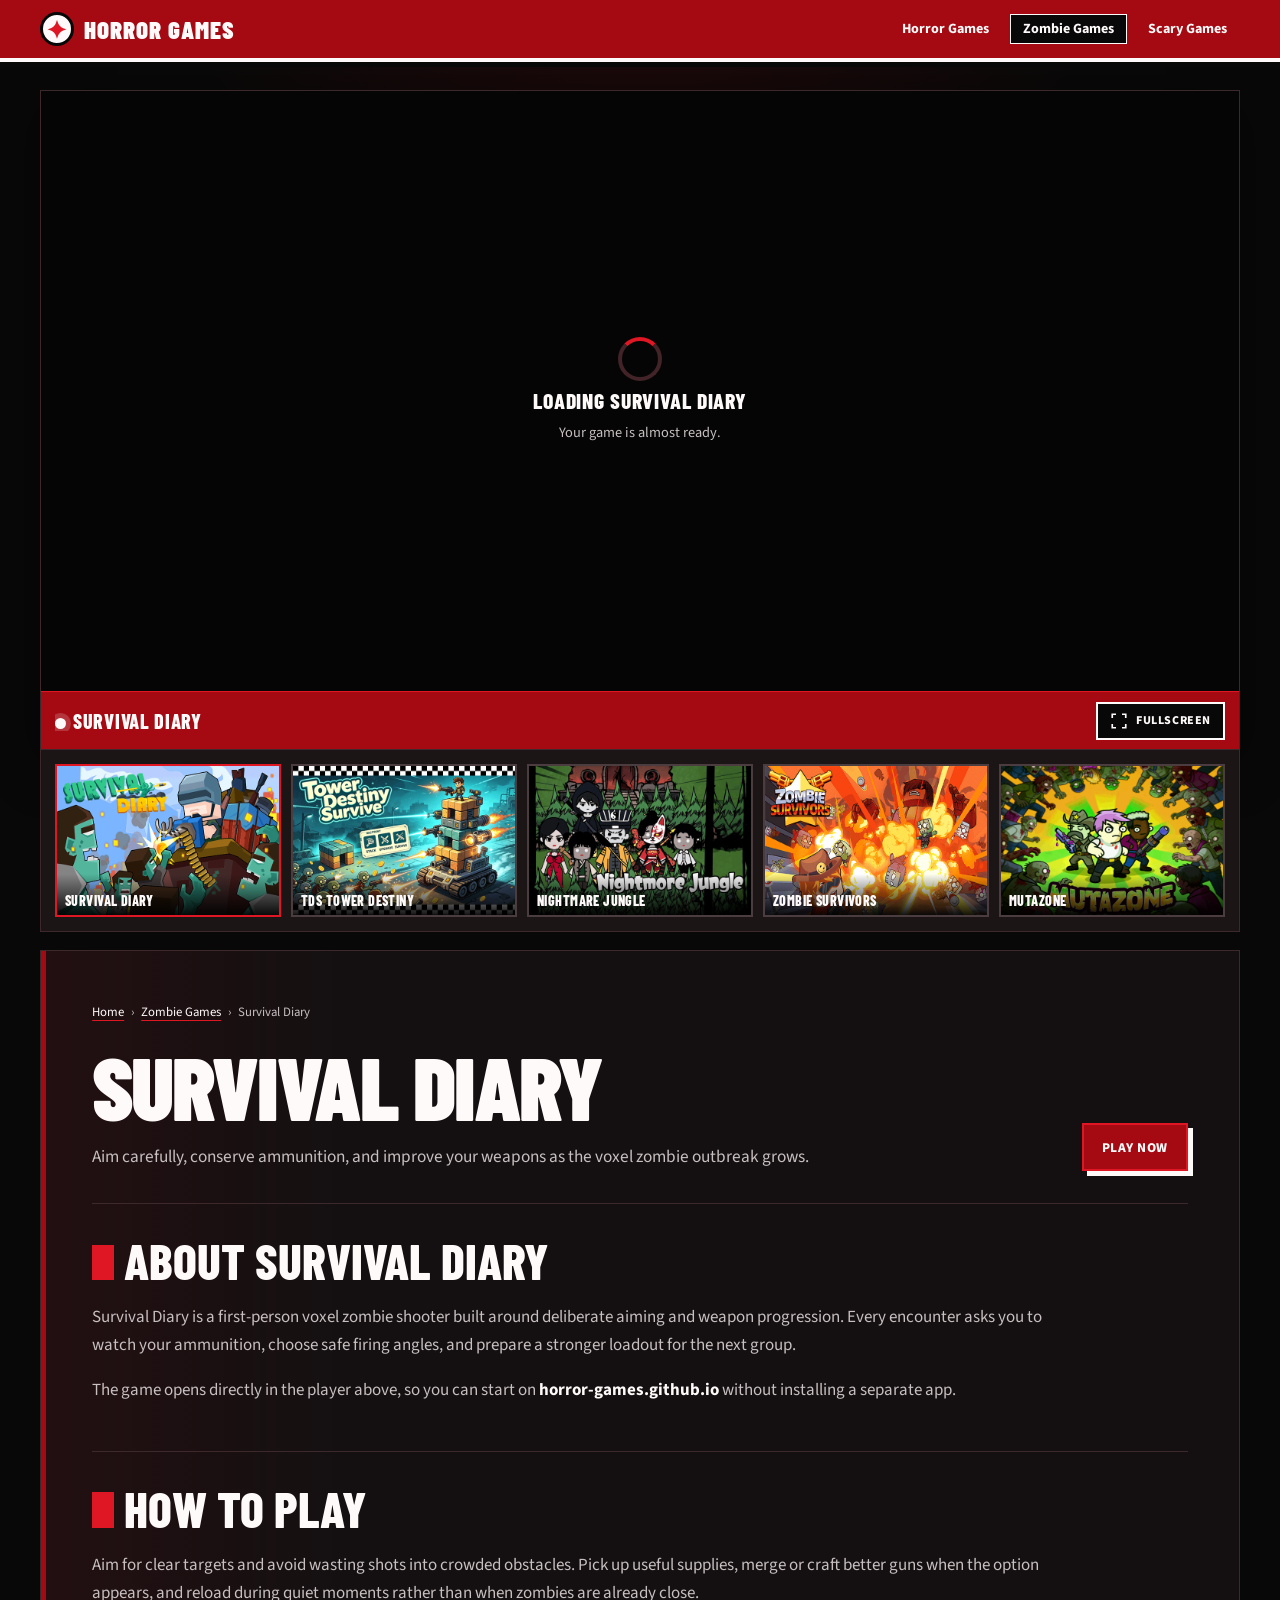
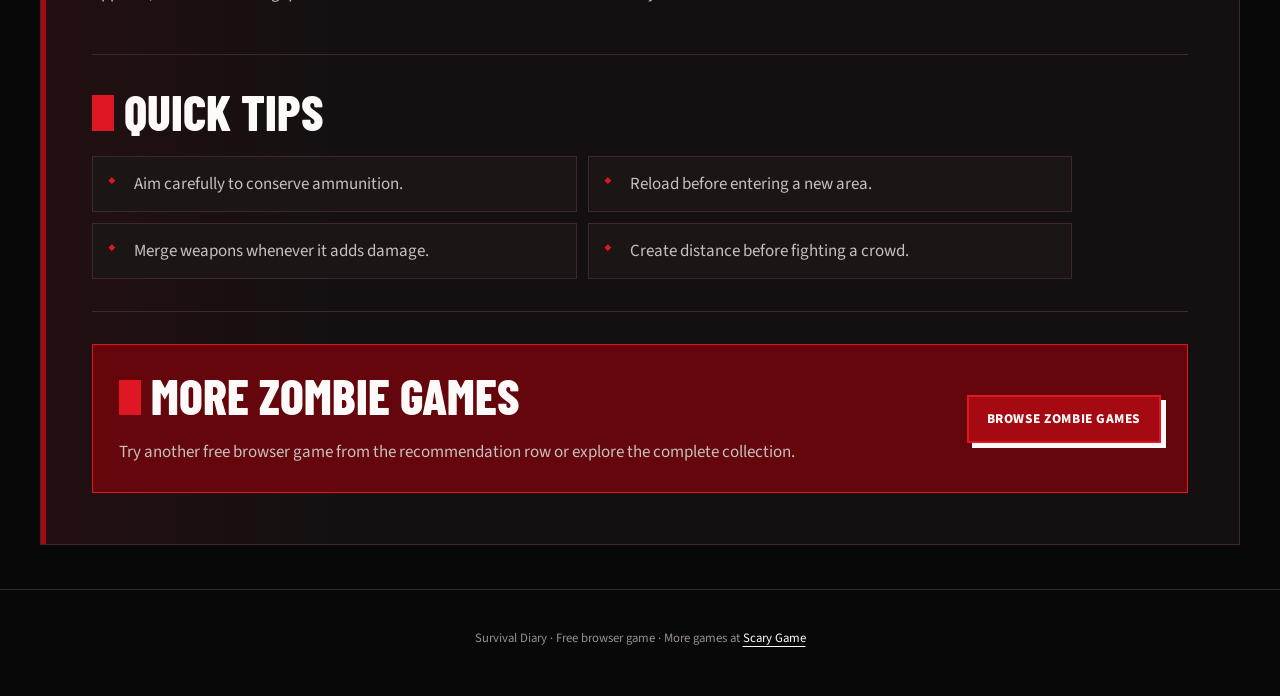
<file: survival-diary/index.html>
<!doctype html>
<html lang="en">
  <head>
    <meta charset="utf-8" />
    <meta name="viewport" content="width=device-width, initial-scale=1" />
    <title>Survival Diary — Play Free Online | Horror Games</title>
    <meta name="description" content="Play Survival Diary online for free. Aim, manage ammunition, merge weapons, and fight through a voxel zombie outbreak." />
    <meta name="keywords" content="Survival Diary, horror games, horror game, scary games, scary game, free online game" />
    <meta name="robots" content="index, follow, max-image-preview:large" />
    <meta name="theme-color" content="#a50912" />
    <link rel="canonical" href="https://horror-games.github.io/survival-diary/" />
    <meta property="og:type" content="website" />
    <meta property="og:site_name" content="Horror Games" />
    <meta property="og:title" content="Survival Diary — Play Free Online" />
    <meta property="og:description" content="Play Survival Diary online for free. Aim, manage ammunition, merge weapons, and fight through a voxel zombie outbreak." />
    <meta property="og:url" content="https://horror-games.github.io/survival-diary/" />
    <meta property="og:image" content="https://horror-games.github.io/assets/survival-diary.png" />
    <meta name="twitter:card" content="summary_large_image" />
    <link rel="icon" type="image/png" href="../assets/horror-games-icon.png" />
    <link rel="apple-touch-icon" href="../assets/horror-games-icon.png" />
    <link rel="preconnect" href="https://fonts.googleapis.com" />
    <link rel="preconnect" href="https://fonts.gstatic.com" crossorigin />
    <link href="https://fonts.googleapis.com/css2?family=Barlow+Condensed:wght@600;700;800;900&amp;family=Source+Sans+3:wght@400;500;600;700&amp;display=swap" rel="stylesheet" />
    <link rel="stylesheet" href="../assets/game-page.css" />
    <!-- Google tag (gtag.js) -->
    <script async src="https://www.googletagmanager.com/gtag/js?id=G-ZVGFFHXV3R"></script>
    <script>
      window.dataLayer = window.dataLayer || [];
      function gtag(){dataLayer.push(arguments);}
      gtag("js", new Date());
      gtag("config", "G-ZVGFFHXV3R");
    </script>
    <script type="application/ld+json">
      {
        "@context": "https://schema.org",
        "@type": "VideoGame",
        "name": "Survival Diary",
        "url": "https://horror-games.github.io/survival-diary/",
        "image": "https://horror-games.github.io/assets/survival-diary.png",
        "description": "Play Survival Diary online for free. Aim, manage ammunition, merge weapons, and fight through a voxel zombie outbreak.",
        "genre": "Zombie Shooter",
        "playMode": "SinglePlayer",
        "gamePlatform": "Web Browser",
        "isAccessibleForFree": true
      }
    </script>
  </head>
  <body>
    <a class="skip-link" href="#content">Skip to content</a>
    <header class="site-header">
      <div class="header-inner">
        <a class="logo" href="../" aria-label="Horror Games home"><span class="logo-mark" aria-hidden="true">✦</span><span>Horror Games</span></a>
        <nav class="main-nav" id="mainNav" aria-label="Main navigation">
          <a href="../">Horror Games</a>
          <a href="../zombie-games/" aria-current="page">Zombie Games</a>
          <a href="../scary-games/">Scary Games</a>
        </nav>
        <button class="menu-toggle" id="menuToggle" type="button" aria-label="Open navigation" aria-controls="mainNav" aria-expanded="false"><span aria-hidden="true"></span><span aria-hidden="true"></span><span aria-hidden="true"></span></button>
      </div>
    </header>

    <main id="content" class="page-shell">
      <section class="player-section" aria-label="Play Survival Diary">
        <div class="player-shell portrait-player" id="playerShell">
          <div class="player-stage">
            <div class="player-loader" id="playerLoader" aria-live="polite"><div class="loader-ring" aria-hidden="true"></div><strong>Loading Survival Diary</strong><span>Your game is almost ready.</span></div>
            <iframe id="gameFrame" src="https://scarygame.io/horrorgames/game/survival-diary/instplay.html" title="Play Survival Diary online" allow="autoplay; fullscreen; gamepad; clipboard-read; clipboard-write" referrerpolicy="strict-origin-when-cross-origin" allowfullscreen></iframe>
          </div>
          <div class="player-bar">
            <div class="player-title"><span class="live-dot" aria-hidden="true"></span>Survival Diary</div>
            <button class="fullscreen-button" id="fullscreenButton" type="button" aria-label="Play in fullscreen"><svg viewBox="0 0 24 24" fill="none" stroke="currentColor" stroke-width="2.2" aria-hidden="true"><path d="M8 3H3v5M16 3h5v5M8 21H3v-5M16 21h5v-5" /></svg><span>Fullscreen</span></button>
          </div>
        </div>
        <nav class="game-strip" aria-label="Similar horror games">
          <a class="game-tile" href="../survival-diary/" aria-current="page">
            <img src="../assets/survival-diary.png" alt="Survival Diary game" width="580" height="390" loading="lazy" />
            <span>Survival Diary</span>
          </a>
          <a class="game-tile" href="../tds-tower-destiny-survive/">
            <img src="../assets/tds-tower-destiny-survive.png" alt="TDS Tower Destiny Survive game" width="580" height="390" loading="lazy" />
            <span>TDS Tower Destiny</span>
          </a>
          <a class="game-tile" href="../nightmare-jungle/">
            <img src="../assets/nightmare-jungle.png" alt="Nightmare Jungle game" width="580" height="390" loading="lazy" />
            <span>Nightmare Jungle</span>
          </a>
          <a class="game-tile" href="../zombie-survivors/">
            <img src="../assets/zombie-survivors.png" alt="Zombie Survivors game" width="580" height="390" loading="lazy" />
            <span>Zombie Survivors</span>
          </a>
          <a class="game-tile" href="../mutazone/">
            <img src="../assets/mutazone.png" alt="Mutazone game" width="580" height="390" loading="lazy" />
            <span>Mutazone</span>
          </a>
        </nav>
      </section>

      <article class="content-panel">
        <div class="breadcrumb" aria-label="Breadcrumb"><a href="../">Home</a><span aria-hidden="true">›</span><a href="../zombie-games/">Zombie Games</a><span aria-hidden="true">›</span><span>Survival Diary</span></div>
        <header class="hero-copy">
          <div><h1>Survival Diary</h1><p>Aim carefully, conserve ammunition, and improve your weapons as the voxel zombie outbreak grows.</p></div>
          <a class="play-button" href="#playerShell">Play Now</a>
        </header>
        <section class="article-section" aria-labelledby="about-title">
          <h2 id="about-title">About Survival Diary</h2>
          <p>Survival Diary is a first-person voxel zombie shooter built around deliberate aiming and weapon progression. Every encounter asks you to watch your ammunition, choose safe firing angles, and prepare a stronger loadout for the next group.</p>
          <p>The game opens directly in the player above, so you can start on <strong>horror-games.github.io</strong> without installing a separate app.</p>
        </section>
        <section class="article-section" aria-labelledby="how-title">
          <h2 id="how-title">How to Play</h2>
          <p>Aim for clear targets and avoid wasting shots into crowded obstacles. Pick up useful supplies, merge or craft better guns when the option appears, and reload during quiet moments rather than when zombies are already close.</p>
        </section>
        <section class="article-section" aria-labelledby="tips-title">
          <h2 id="tips-title">Quick Tips</h2>
          <ul class="tips-list">
            <li>Aim carefully to conserve ammunition.</li>
            <li>Reload before entering a new area.</li>
            <li>Merge weapons whenever it adds damage.</li>
            <li>Create distance before fighting a crowd.</li>
          </ul>
        </section>
        <section class="article-section" aria-labelledby="more-title">
          <div class="end-cta"><div><h2 id="more-title">More Zombie Games</h2><p>Try another free browser game from the recommendation row or explore the complete collection.</p></div><a class="play-button" href="../zombie-games/">Browse Zombie Games</a></div>
        </section>
      </article>
    </main>
    <footer class="site-footer"><p>Survival Diary · Free browser game · More games at <a href="https://scarygame.io/" rel="noopener">Scary Game</a></p></footer>
    <script src="../assets/game-page.js"></script>
  </body>
</html>
</file>
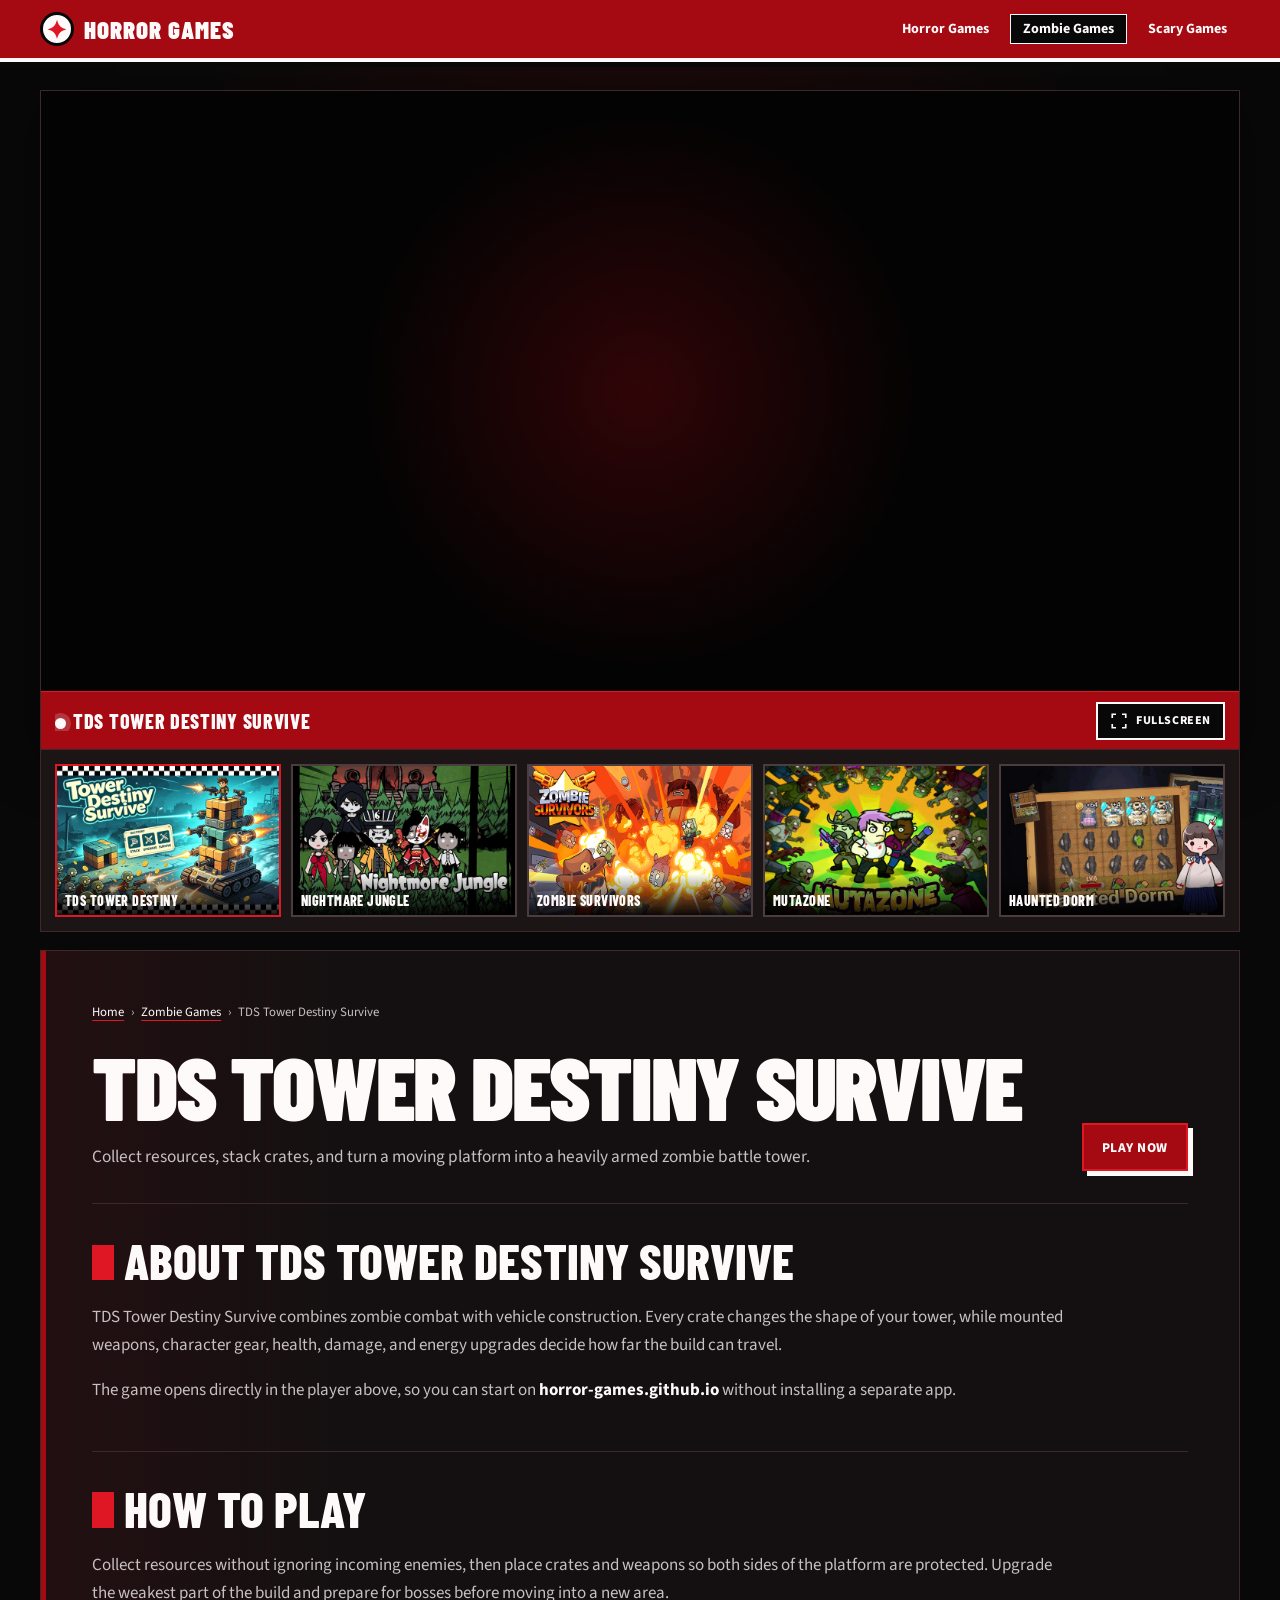
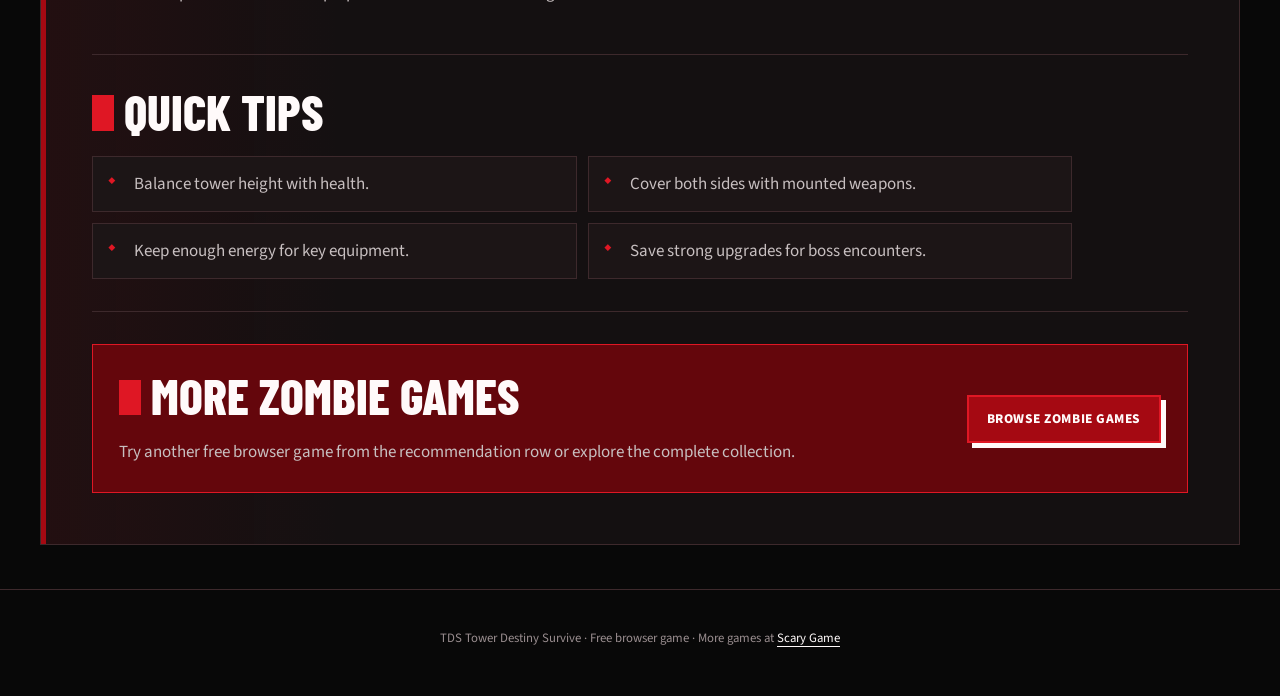
<file: tds-tower-destiny-survive/index.html>
<!doctype html>
<html lang="en">
  <head>
    <meta charset="utf-8" />
    <meta name="viewport" content="width=device-width, initial-scale=1" />
    <title>TDS Tower Destiny Survive — Play Free Online | Horror Games</title>
    <meta name="description" content="Play TDS Tower Destiny Survive online for free. Stack crates, mount weapons, and build a rolling battle tower against zombies." />
    <meta name="keywords" content="TDS Tower Destiny Survive, horror games, horror game, scary games, scary game, free online game" />
    <meta name="robots" content="index, follow, max-image-preview:large" />
    <meta name="theme-color" content="#a50912" />
    <link rel="canonical" href="https://horror-games.github.io/tds-tower-destiny-survive/" />
    <meta property="og:type" content="website" />
    <meta property="og:site_name" content="Horror Games" />
    <meta property="og:title" content="TDS Tower Destiny Survive — Play Free Online" />
    <meta property="og:description" content="Play TDS Tower Destiny Survive online for free. Stack crates, mount weapons, and build a rolling battle tower against zombies." />
    <meta property="og:url" content="https://horror-games.github.io/tds-tower-destiny-survive/" />
    <meta property="og:image" content="https://horror-games.github.io/assets/tds-tower-destiny-survive.png" />
    <meta name="twitter:card" content="summary_large_image" />
    <link rel="icon" type="image/png" href="../assets/horror-games-icon.png" />
    <link rel="apple-touch-icon" href="../assets/horror-games-icon.png" />
    <link rel="preconnect" href="https://fonts.googleapis.com" />
    <link rel="preconnect" href="https://fonts.gstatic.com" crossorigin />
    <link href="https://fonts.googleapis.com/css2?family=Barlow+Condensed:wght@600;700;800;900&amp;family=Source+Sans+3:wght@400;500;600;700&amp;display=swap" rel="stylesheet" />
    <link rel="stylesheet" href="../assets/game-page.css" />
    <!-- Google tag (gtag.js) -->
    <script async src="https://www.googletagmanager.com/gtag/js?id=G-ZVGFFHXV3R"></script>
    <script>
      window.dataLayer = window.dataLayer || [];
      function gtag(){dataLayer.push(arguments);}
      gtag("js", new Date());
      gtag("config", "G-ZVGFFHXV3R");
    </script>
    <script type="application/ld+json">
      {
        "@context": "https://schema.org",
        "@type": "VideoGame",
        "name": "TDS Tower Destiny Survive",
        "url": "https://horror-games.github.io/tds-tower-destiny-survive/",
        "image": "https://horror-games.github.io/assets/tds-tower-destiny-survive.png",
        "description": "Play TDS Tower Destiny Survive online for free. Stack crates, mount weapons, and build a rolling battle tower against zombies.",
        "genre": "Tower Building Survival",
        "playMode": "SinglePlayer",
        "gamePlatform": "Web Browser",
        "isAccessibleForFree": true
      }
    </script>
  </head>
  <body>
    <a class="skip-link" href="#content">Skip to content</a>
    <header class="site-header">
      <div class="header-inner">
        <a class="logo" href="../" aria-label="Horror Games home"><span class="logo-mark" aria-hidden="true">✦</span><span>Horror Games</span></a>
        <nav class="main-nav" id="mainNav" aria-label="Main navigation">
          <a href="../">Horror Games</a>
          <a href="../zombie-games/" aria-current="page">Zombie Games</a>
          <a href="../scary-games/">Scary Games</a>
        </nav>
        <button class="menu-toggle" id="menuToggle" type="button" aria-label="Open navigation" aria-controls="mainNav" aria-expanded="false"><span aria-hidden="true"></span><span aria-hidden="true"></span><span aria-hidden="true"></span></button>
      </div>
    </header>

    <main id="content" class="page-shell">
      <section class="player-section" aria-label="Play TDS Tower Destiny Survive">
        <div class="player-shell" id="playerShell">
          <div class="player-stage">
            <div class="player-loader" id="playerLoader" aria-live="polite"><div class="loader-ring" aria-hidden="true"></div><strong>Loading TDS Tower Destiny</strong><span>Your game is almost ready.</span></div>
            <iframe id="gameFrame" src="https://scarygame.io/horrorgames/game/tds-tower-destiny-survive/instplay.html" title="Play TDS Tower Destiny Survive online" allow="autoplay; fullscreen; gamepad; clipboard-read; clipboard-write" referrerpolicy="strict-origin-when-cross-origin" allowfullscreen></iframe>
          </div>
          <div class="player-bar">
            <div class="player-title"><span class="live-dot" aria-hidden="true"></span>TDS Tower Destiny Survive</div>
            <button class="fullscreen-button" id="fullscreenButton" type="button" aria-label="Play in fullscreen"><svg viewBox="0 0 24 24" fill="none" stroke="currentColor" stroke-width="2.2" aria-hidden="true"><path d="M8 3H3v5M16 3h5v5M8 21H3v-5M16 21h5v-5" /></svg><span>Fullscreen</span></button>
          </div>
        </div>
        <nav class="game-strip" aria-label="Similar horror games">
          <a class="game-tile" href="../tds-tower-destiny-survive/" aria-current="page">
            <img src="../assets/tds-tower-destiny-survive.png" alt="TDS Tower Destiny Survive game" width="580" height="390" loading="lazy" />
            <span>TDS Tower Destiny</span>
          </a>
          <a class="game-tile" href="../nightmare-jungle/">
            <img src="../assets/nightmare-jungle.png" alt="Nightmare Jungle game" width="580" height="390" loading="lazy" />
            <span>Nightmare Jungle</span>
          </a>
          <a class="game-tile" href="../zombie-survivors/">
            <img src="../assets/zombie-survivors.png" alt="Zombie Survivors game" width="580" height="390" loading="lazy" />
            <span>Zombie Survivors</span>
          </a>
          <a class="game-tile" href="../mutazone/">
            <img src="../assets/mutazone.png" alt="Mutazone game" width="580" height="390" loading="lazy" />
            <span>Mutazone</span>
          </a>
          <a class="game-tile" href="../haunted-dorm/">
            <img src="../assets/haunted-dorm.png" alt="Haunted Dorm game" width="580" height="390" loading="lazy" />
            <span>Haunted Dorm</span>
          </a>
        </nav>
      </section>

      <article class="content-panel">
        <div class="breadcrumb" aria-label="Breadcrumb"><a href="../">Home</a><span aria-hidden="true">›</span><a href="../zombie-games/">Zombie Games</a><span aria-hidden="true">›</span><span>TDS Tower Destiny Survive</span></div>
        <header class="hero-copy">
          <div><h1>TDS Tower Destiny Survive</h1><p>Collect resources, stack crates, and turn a moving platform into a heavily armed zombie battle tower.</p></div>
          <a class="play-button" href="#playerShell">Play Now</a>
        </header>
        <section class="article-section" aria-labelledby="about-title">
          <h2 id="about-title">About TDS Tower Destiny Survive</h2>
          <p>TDS Tower Destiny Survive combines zombie combat with vehicle construction. Every crate changes the shape of your tower, while mounted weapons, character gear, health, damage, and energy upgrades decide how far the build can travel.</p>
          <p>The game opens directly in the player above, so you can start on <strong>horror-games.github.io</strong> without installing a separate app.</p>
        </section>
        <section class="article-section" aria-labelledby="how-title">
          <h2 id="how-title">How to Play</h2>
          <p>Collect resources without ignoring incoming enemies, then place crates and weapons so both sides of the platform are protected. Upgrade the weakest part of the build and prepare for bosses before moving into a new area.</p>
        </section>
        <section class="article-section" aria-labelledby="tips-title">
          <h2 id="tips-title">Quick Tips</h2>
          <ul class="tips-list">
            <li>Balance tower height with health.</li>
            <li>Cover both sides with mounted weapons.</li>
            <li>Keep enough energy for key equipment.</li>
            <li>Save strong upgrades for boss encounters.</li>
          </ul>
        </section>
        <section class="article-section" aria-labelledby="more-title">
          <div class="end-cta"><div><h2 id="more-title">More Zombie Games</h2><p>Try another free browser game from the recommendation row or explore the complete collection.</p></div><a class="play-button" href="../zombie-games/">Browse Zombie Games</a></div>
        </section>
      </article>
    </main>
    <footer class="site-footer"><p>TDS Tower Destiny Survive · Free browser game · More games at <a href="https://scarygame.io/" rel="noopener">Scary Game</a></p></footer>
    <script src="../assets/game-page.js"></script>
  </body>
</html>
</file>
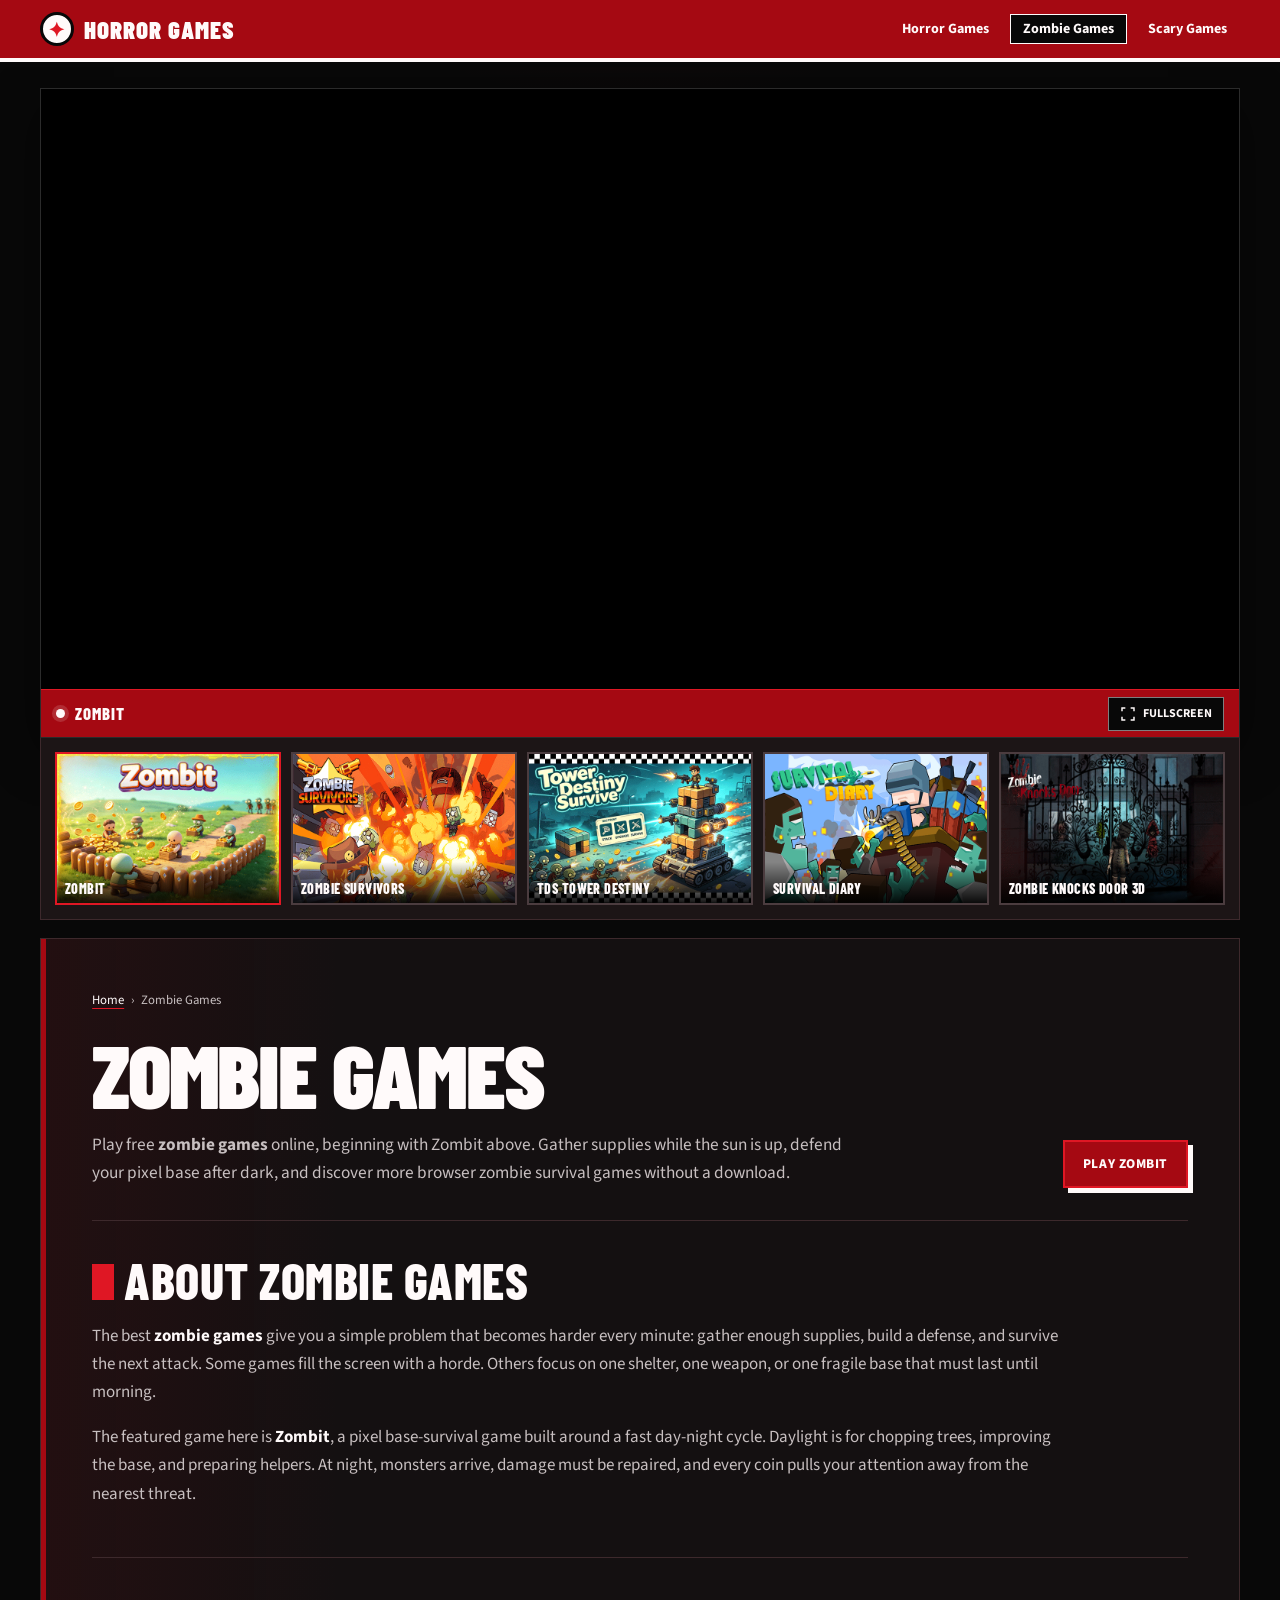
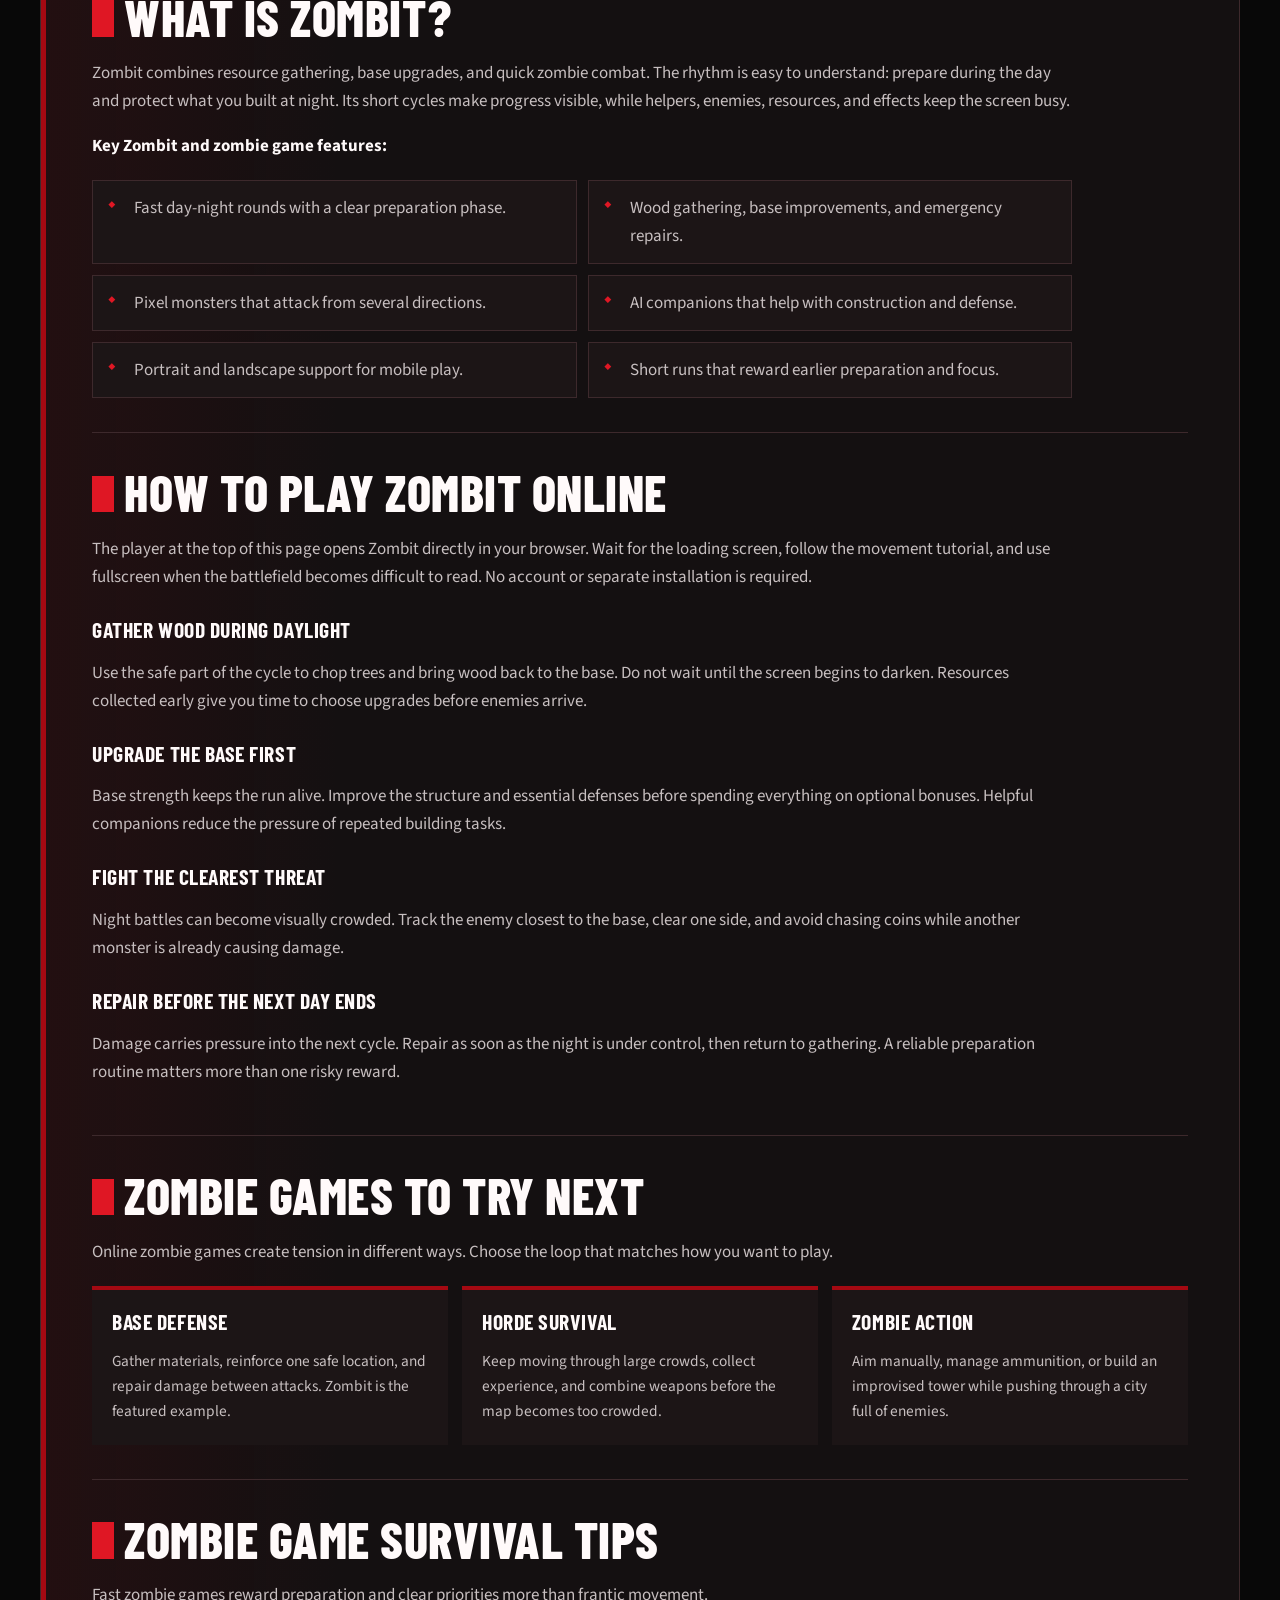
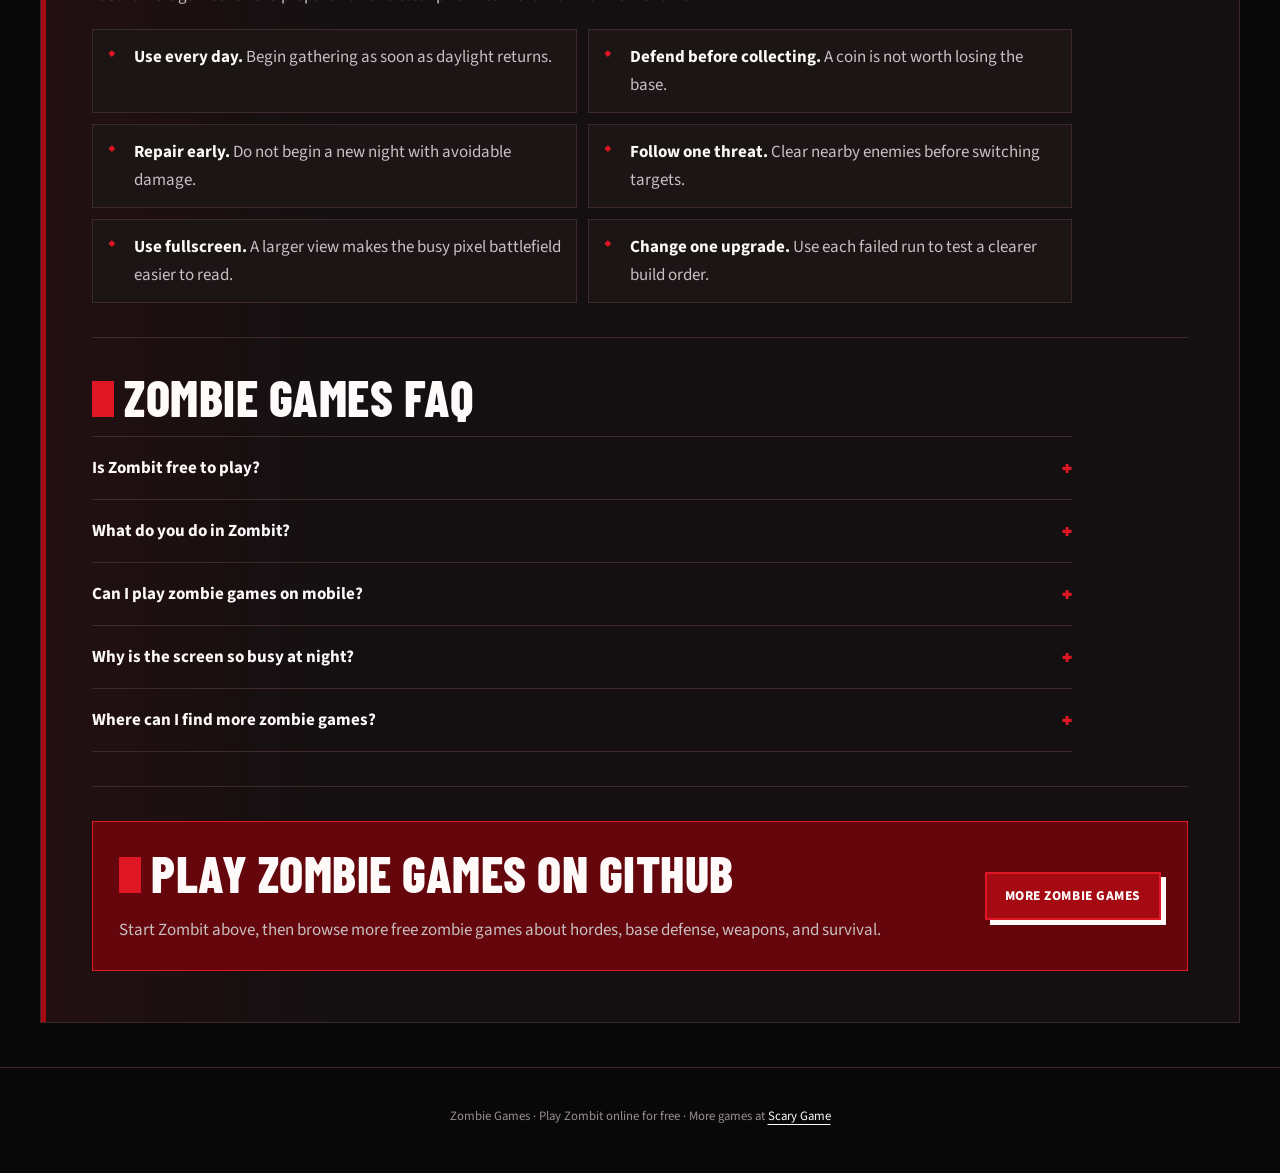
<file: zombie-games/index.html>
<!doctype html>
<html lang="en">
  <head>
    <meta charset="utf-8" />
    <meta name="viewport" content="width=device-width, initial-scale=1" />

    <title>Zombie Games — Play Zombit and Free Zombie Games Online</title>
    <meta
      name="description"
      content="Play Zombie Games online for free. Start Zombit, gather wood by day, defend your base at night, and discover more browser zombie survival games."
    />
    <meta
      name="keywords"
      content="zombie games, zombie game, Zombit, free zombie games, online zombie games, zombie survival games, scary games"
    />
    <meta name="robots" content="index, follow, max-image-preview:large" />
    <meta name="theme-color" content="#a50912" />
    <link rel="canonical" href="https://horror-games.github.io/zombie-games/" />

    <meta property="og:type" content="website" />
    <meta property="og:site_name" content="Horror Games" />
    <meta property="og:title" content="Zombie Games — Play Zombit Online Free" />
    <meta
      property="og:description"
      content="Play Zombit free online, then explore zombie games about base defense, horde survival, and improvised weapons."
    />
    <meta property="og:url" content="https://horror-games.github.io/zombie-games/" />
    <meta property="og:image" content="https://horror-games.github.io/assets/zombit.png" />
    <meta property="og:image:width" content="580" />
    <meta property="og:image:height" content="390" />
    <meta property="og:image:alt" content="Zombit zombie survival game" />
    <meta name="twitter:card" content="summary_large_image" />
    <meta name="twitter:title" content="Zombie Games — Play Zombit Online Free" />
    <meta
      name="twitter:description"
      content="Play Zombit and discover free zombie games for your next survival run."
    />
    <meta name="twitter:image" content="https://horror-games.github.io/assets/zombit.png" />

    <link rel="icon" type="image/png" href="../assets/horror-games-icon.png" />
    <link rel="apple-touch-icon" href="../assets/horror-games-icon.png" />

    <!-- Google tag (gtag.js) -->
    <script async src="https://www.googletagmanager.com/gtag/js?id=G-ZVGFFHXV3R"></script>
    <script>
      window.dataLayer = window.dataLayer || [];
      function gtag() {
        dataLayer.push(arguments);
      }
      gtag("js", new Date());
      gtag("config", "G-ZVGFFHXV3R");
    </script>

    <link rel="preconnect" href="https://fonts.googleapis.com" />
    <link rel="preconnect" href="https://fonts.gstatic.com" crossorigin />
    <link
      href="https://fonts.googleapis.com/css2?family=Barlow+Condensed:wght@600;700;800;900&amp;family=Source+Sans+3:wght@400;500;600;700&amp;display=swap"
      rel="stylesheet"
    />

    <script type="application/ld+json">
      {
        "@context": "https://schema.org",
        "@graph": [
          {
            "@type": "WebPage",
            "@id": "https://horror-games.github.io/zombie-games/#page",
            "url": "https://horror-games.github.io/zombie-games/",
            "name": "Zombie Games — Play Zombit Online Free",
            "description": "Play Zombit and discover free browser zombie games.",
            "about": ["Zombie games", "Zombit", "Zombie survival games"],
            "mainEntity": {
              "@type": "VideoGame",
              "name": "Zombit",
              "url": "https://horror-games.github.io/zombit/",
              "genre": ["Zombie", "Survival", "Base defense"],
              "playMode": "SinglePlayer"
            }
          },
          {
            "@type": "FAQPage",
            "mainEntity": [
              {
                "@type": "Question",
                "name": "Is Zombit free to play?",
                "acceptedAnswer": {
                  "@type": "Answer",
                  "text": "Yes. Zombit can be played online for free in a modern browser."
                }
              },
              {
                "@type": "Question",
                "name": "What do you do in Zombit?",
                "acceptedAnswer": {
                  "@type": "Answer",
                  "text": "Gather wood and improve the base during daylight, then fight monsters and repair damage at night."
                }
              },
              {
                "@type": "Question",
                "name": "Can I play zombie games on mobile?",
                "acceptedAnswer": {
                  "@type": "Answer",
                  "text": "Yes. Zombit supports portrait and landscape play on mobile devices."
                }
              },
              {
                "@type": "Question",
                "name": "Where can I find more zombie games?",
                "acceptedAnswer": {
                  "@type": "Answer",
                  "text": "Use the More Zombie Games button to browse the full zombie collection on scarygame.io."
                }
              }
            ]
          }
        ]
      }
    </script>

    <style>
      :root {
        --black: #080808;
        --panel: #141011;
        --panel-2: #1c1516;
        --red: #a50912;
        --red-bright: #df1724;
        --red-dark: #64060c;
        --white: #fffafa;
        --muted: #c7bfc0;
        --line: #3d292c;
        --display: "Barlow Condensed", Impact, sans-serif;
        --body: "Source Sans 3", sans-serif;
      }

      *,
      *::before,
      *::after {
        box-sizing: border-box;
      }

      html {
        scroll-behavior: smooth;
      }

      body {
        margin: 0;
        min-width: 320px;
        color: var(--white);
        background:
          radial-gradient(circle at 50% -10%, rgba(165, 9, 18, 0.22), transparent 34rem),
          var(--black);
        font-family: var(--body);
        font-size: 17px;
        line-height: 1.65;
      }

      a {
        color: inherit;
      }

      img {
        max-width: 100%;
      }

      button,
      a {
        -webkit-tap-highlight-color: transparent;
      }

      .skip-link {
        position: fixed;
        top: 8px;
        left: 8px;
        z-index: 100;
        padding: 10px 14px;
        color: var(--white);
        background: var(--red-bright);
        transform: translateY(-150%);
      }

      .skip-link:focus {
        transform: translateY(0);
      }

      .site-header {
        position: sticky;
        top: 0;
        z-index: 50;
        background: var(--red);
        border-bottom: 4px solid var(--white);
        box-shadow: 0 5px 0 var(--black);
      }

      .header-inner {
        display: flex;
        width: min(1200px, calc(100% - 28px));
        min-height: 58px;
        margin: 0 auto;
        align-items: center;
        justify-content: space-between;
        gap: 30px;
      }

      .logo {
        display: inline-flex;
        align-items: center;
        gap: 10px;
        font: 900 1.55rem / 1 var(--display);
        letter-spacing: 0.04em;
        text-decoration: none;
        text-transform: uppercase;
      }

      .logo-mark {
        display: grid;
        width: 34px;
        height: 34px;
        place-items: center;
        color: var(--red-bright);
        background: var(--white);
        border: 3px solid var(--black);
        border-radius: 50%;
        font-size: 1.25rem;
        line-height: 1;
      }

      .main-nav {
        display: flex;
        align-items: center;
        gap: 8px;
      }

      .main-nav a {
        padding: 7px 12px;
        border: 1px solid transparent;
        font: 700 0.88rem / 1 var(--body);
        text-decoration: none;
      }

      .main-nav a:hover,
      .main-nav a:focus-visible {
        border-color: var(--white);
        background: var(--black);
      }

      .main-nav a[aria-current="page"] {
        border-color: var(--white);
        background: var(--black);
      }

      .menu-toggle {
        position: relative;
        display: none;
        width: 42px;
        height: 42px;
        padding: 9px;
        align-items: center;
        justify-content: center;
        flex-direction: column;
        gap: 5px;
        color: var(--white);
        background: var(--black);
        border: 2px solid var(--white);
        cursor: pointer;
      }

      .menu-toggle span {
        position: absolute;
        left: 9px;
        display: block;
        width: 20px;
        height: 2px;
        background: currentColor;
        transition:
          transform 160ms ease,
          opacity 160ms ease;
      }

      .menu-toggle span:nth-child(1) {
        top: 11px;
      }

      .menu-toggle span:nth-child(2) {
        top: 18px;
      }

      .menu-toggle span:nth-child(3) {
        top: 25px;
      }

      .menu-toggle[aria-expanded="true"] span:nth-child(1) {
        top: 18px;
        transform: rotate(45deg);
      }

      .menu-toggle[aria-expanded="true"] span:nth-child(2) {
        opacity: 0;
      }

      .menu-toggle[aria-expanded="true"] span:nth-child(3) {
        top: 18px;
        transform: rotate(-45deg);
      }

      .page-shell {
        width: min(1200px, calc(100% - 28px));
        margin: 0 auto;
      }

      .player-section {
        padding: 26px 0 0;
      }

      .player-shell {
        overflow: hidden;
        background: #000;
        border: 1px solid #2b2b2b;
        box-shadow: 0 16px 48px rgba(0, 0, 0, 0.48);
      }

      .player-stage {
        position: relative;
        width: 100%;
        height: clamp(460px, 50vw, 600px);
        max-height: 600px;
        background:
          radial-gradient(circle at center, rgba(165, 9, 18, 0.28), transparent 35%),
          #050505;
      }

      .player-stage iframe {
        position: absolute;
        inset: 0;
        width: 100%;
        height: 100%;
        border: 0;
        background: #000;
      }

      .player-loader {
        position: absolute;
        inset: 0;
        z-index: 4;
        display: grid;
        place-content: center;
        gap: 17px;
        background:
          linear-gradient(rgba(8, 8, 8, 0.86), rgba(8, 8, 8, 0.94)),
          url("../assets/zombit.png") center / cover;
        text-align: center;
        transition:
          opacity 250ms ease,
          visibility 250ms ease;
      }

      .player-loader.is-hidden {
        opacity: 0;
        visibility: hidden;
      }

      .loader-ring {
        width: 54px;
        height: 54px;
        margin: 0 auto;
        border: 5px solid rgba(255, 255, 255, 0.2);
        border-top-color: var(--red-bright);
        border-radius: 50%;
        animation: spin 780ms linear infinite;
      }

      .player-loader strong {
        font: 800 1.45rem / 1 var(--display);
        letter-spacing: 0.08em;
        text-transform: uppercase;
      }

      .player-loader span {
        color: var(--muted);
        font-size: 0.86rem;
      }

      @keyframes spin {
        to {
          transform: rotate(360deg);
        }
      }

      .player-bar {
        display: flex;
        min-height: 48px;
        padding: 0 15px;
        align-items: center;
        justify-content: space-between;
        gap: 16px;
        background: var(--red);
        border-top: 1px solid var(--red-bright);
      }

      .player-title {
        display: flex;
        align-items: center;
        gap: 10px;
        font: 800 1.05rem / 1 var(--display);
        letter-spacing: 0.06em;
        text-transform: uppercase;
      }

      .live-dot {
        width: 9px;
        height: 9px;
        background: var(--white);
        border-radius: 50%;
        box-shadow: 0 0 0 4px rgba(255, 255, 255, 0.14);
      }

      .fullscreen-button {
        display: inline-flex;
        padding: 8px 11px;
        align-items: center;
        gap: 7px;
        color: var(--white);
        background: var(--black);
        border: 1px solid rgba(255, 255, 255, 0.48);
        cursor: pointer;
        font: 700 0.75rem / 1 var(--body);
        text-transform: uppercase;
      }

      .fullscreen-button:hover,
      .fullscreen-button:focus-visible {
        color: var(--black);
        background: var(--white);
      }

      .fullscreen-button svg {
        width: 16px;
        height: 16px;
      }

      .player-shell:fullscreen {
        width: 100vw;
        height: 100vh;
        border: 0;
      }

      .player-shell:fullscreen .player-stage {
        height: calc(100vh - 48px);
        max-height: none;
      }

      .game-strip {
        display: grid;
        grid-auto-columns: minmax(155px, 1fr);
        grid-auto-flow: column;
        gap: 10px;
        overflow-x: auto;
        padding: 14px;
        background: var(--panel-2);
        border: 1px solid var(--line);
        border-top: 0;
        scrollbar-color: var(--red) var(--black);
      }

      .game-tile {
        position: relative;
        display: block;
        min-width: 0;
        overflow: hidden;
        aspect-ratio: 1.48 / 1;
        background: var(--black);
        border: 2px solid #4b3c3f;
        text-decoration: none;
      }

      .game-tile:first-child {
        border-color: var(--red-bright);
      }

      .game-tile:hover,
      .game-tile:focus-visible {
        border-color: var(--white);
      }

      .game-tile img {
        display: block;
        width: 100%;
        height: 100%;
        object-fit: cover;
        transition: transform 180ms ease;
      }

      .game-tile:hover img {
        transform: scale(1.04);
      }

      .game-tile span {
        position: absolute;
        right: 0;
        bottom: 0;
        left: 0;
        padding: 20px 8px 7px;
        background: linear-gradient(transparent, rgba(0, 0, 0, 0.92));
        font: 800 0.88rem / 1 var(--display);
        letter-spacing: 0.03em;
        text-transform: uppercase;
      }

      .content-panel {
        margin-top: 18px;
        margin-bottom: 44px;
        padding: clamp(24px, 4vw, 52px);
        background:
          linear-gradient(90deg, rgba(165, 9, 18, 0.1), transparent 25%),
          var(--panel);
        border: 1px solid var(--line);
        box-shadow: inset 5px 0 0 var(--red);
      }

      .breadcrumb {
        display: flex;
        flex-wrap: wrap;
        gap: 7px;
        margin-bottom: 22px;
        color: var(--muted);
        font-size: 0.8rem;
      }

      .breadcrumb a {
        color: var(--white);
        text-decoration-color: var(--red-bright);
        text-underline-offset: 4px;
      }

      .hero-copy {
        display: grid;
        grid-template-columns: minmax(0, 1fr) auto;
        gap: 32px;
        align-items: end;
        padding-bottom: 32px;
        border-bottom: 1px solid var(--line);
      }

      h1,
      h2,
      h3 {
        margin-top: 0;
        color: var(--white);
        font-family: var(--display);
        text-transform: uppercase;
      }

      h1 {
        margin-bottom: 10px;
        font-size: clamp(3.2rem, 7vw, 6.2rem);
        font-weight: 900;
        line-height: 0.9;
        letter-spacing: -0.025em;
      }

      .hero-copy p {
        max-width: 780px;
        margin-bottom: 0;
        color: var(--muted);
        font-size: 1.08rem;
      }

      .play-button {
        display: inline-flex;
        min-height: 48px;
        padding: 12px 18px;
        align-items: center;
        justify-content: center;
        color: var(--white);
        background: var(--red);
        border: 2px solid var(--red-bright);
        font: 800 0.84rem / 1 var(--body);
        letter-spacing: 0.04em;
        text-decoration: none;
        text-transform: uppercase;
        box-shadow: 5px 5px 0 var(--white);
      }

      .play-button:hover,
      .play-button:focus-visible {
        color: var(--black);
        background: var(--white);
        border-color: var(--white);
        box-shadow: 5px 5px 0 var(--red);
      }

      .article-section {
        padding: 34px 0;
        border-bottom: 1px solid var(--line);
      }

      .article-section:last-child {
        padding-bottom: 0;
        border-bottom: 0;
      }

      .article-section h2 {
        margin-bottom: 13px;
        font-size: clamp(2rem, 4vw, 3.15rem);
        font-weight: 800;
        line-height: 1;
        letter-spacing: 0.01em;
      }

      .article-section h2::before {
        display: inline-block;
        width: 22px;
        height: 0.72em;
        margin-right: 10px;
        content: "";
        background: var(--red-bright);
      }

      .article-section h3 {
        margin: 27px 0 6px;
        color: var(--white);
        font-size: 1.35rem;
        font-weight: 700;
        line-height: 1.1;
        letter-spacing: 0.025em;
      }

      .article-section p {
        max-width: 980px;
        margin-bottom: 15px;
        color: var(--muted);
      }

      .article-section strong {
        color: var(--white);
      }

      .feature-list,
      .tips-list {
        display: grid;
        grid-template-columns: repeat(2, minmax(0, 1fr));
        gap: 11px;
        max-width: 980px;
        margin: 20px 0 0;
        padding: 0;
        list-style: none;
      }

      .feature-list li,
      .tips-list li {
        position: relative;
        padding: 13px 14px 13px 41px;
        color: var(--muted);
        background: var(--panel-2);
        border: 1px solid var(--line);
      }

      .feature-list li::before,
      .tips-list li::before {
        position: absolute;
        top: 14px;
        left: 15px;
        color: var(--red-bright);
        content: "◆";
        font-size: 0.8rem;
      }

      .genre-grid {
        display: grid;
        grid-template-columns: repeat(3, minmax(0, 1fr));
        gap: 14px;
        margin-top: 20px;
      }

      .genre-card {
        padding: 20px;
        background: var(--panel-2);
        border-top: 4px solid var(--red);
      }

      .genre-card h3 {
        margin-top: 0;
      }

      .genre-card p {
        margin-bottom: 0;
        font-size: 0.96rem;
      }

      .faq-list {
        max-width: 980px;
      }

      details {
        border-top: 1px solid var(--line);
      }

      details:last-child {
        border-bottom: 1px solid var(--line);
      }

      summary {
        display: flex;
        gap: 20px;
        align-items: center;
        justify-content: space-between;
        padding: 17px 0;
        cursor: pointer;
        color: var(--white);
        font-weight: 700;
        list-style: none;
      }

      summary::-webkit-details-marker {
        display: none;
      }

      summary::after {
        flex: 0 0 auto;
        color: var(--red-bright);
        content: "+";
        font: 800 1.45rem / 1 var(--display);
      }

      details[open] summary::after {
        content: "−";
      }

      details p {
        padding: 0 44px 17px 0;
      }

      .end-cta {
        display: flex;
        gap: 28px;
        align-items: center;
        justify-content: space-between;
        padding: 26px;
        background: var(--red-dark);
        border: 1px solid var(--red-bright);
      }

      .end-cta h2 {
        margin-bottom: 5px;
      }

      .end-cta p {
        margin-bottom: 0;
      }

      .site-footer {
        padding: 25px 14px 34px;
        color: #998d8f;
        border-top: 1px solid var(--line);
        font-size: 0.8rem;
        text-align: center;
      }

      .site-footer a {
        color: var(--white);
        text-underline-offset: 4px;
      }

      @media (max-width: 800px) {
        .player-stage {
          height: min(128vw, 720px);
        }

        .hero-copy {
          grid-template-columns: 1fr;
        }

        .hero-copy .play-button {
          width: fit-content;
        }

        .feature-list,
        .tips-list,
        .genre-grid {
          grid-template-columns: 1fr;
        }

        .end-cta {
          align-items: flex-start;
          flex-direction: column;
        }
      }

      @media (max-width: 620px) {
        body {
          font-size: 16px;
        }

        .header-inner,
        .page-shell {
          width: min(calc(100% - 20px), 1200px);
        }

        .site-header {
          position: static;
        }

        .header-inner {
          min-height: 54px;
        }

        .logo {
          font-size: 1.3rem;
        }

        .header-inner {
          position: relative;
        }

        .menu-toggle {
          display: inline-flex;
          flex: 0 0 auto;
        }

        .main-nav {
          position: absolute;
          top: calc(100% + 4px);
          right: -10px;
          left: -10px;
          z-index: 60;
          display: none;
          padding: 10px;
          align-items: stretch;
          flex-direction: column;
          gap: 6px;
          background: var(--black);
          border-top: 2px solid var(--white);
          border-bottom: 4px solid var(--red-bright);
          box-shadow: 0 16px 24px rgba(0, 0, 0, 0.5);
        }

        .main-nav.is-open {
          display: flex;
        }

        .main-nav a {
          display: block;
          width: 100%;
          padding: 13px 14px;
          border-color: var(--line);
        }

        .player-section {
          padding-top: 15px;
        }

        .player-stage {
          height: 132vw;
          max-height: 660px;
        }

        .fullscreen-button span {
          display: none;
        }

        .game-strip {
          grid-auto-columns: 135px;
        }

        .content-panel {
          margin-top: 12px;
          padding: 22px 18px 28px;
          box-shadow: inset 3px 0 0 var(--red);
        }

        .hero-copy .play-button,
        .end-cta .play-button {
          width: 100%;
        }

        h1 {
          font-size: clamp(3rem, 16vw, 4.7rem);
        }

        .article-section {
          padding: 28px 0;
        }
      }

      @media (prefers-reduced-motion: reduce) {
        html {
          scroll-behavior: auto;
        }

        *,
        *::before,
        *::after {
          animation-duration: 0.01ms !important;
          animation-iteration-count: 1 !important;
          transition-duration: 0.01ms !important;
        }
      }
    </style>
  </head>

  <body>
    <a class="skip-link" href="#content">Skip to content</a>

    <header class="site-header">
      <div class="header-inner">
        <a class="logo" href="../" aria-label="Horror Games home">
          <span class="logo-mark" aria-hidden="true">✦</span>
          <span>Horror Games</span>
        </a>
        <nav class="main-nav" id="mainNav" aria-label="Main navigation">
          <a href="../">Horror Games</a>
          <a href="../zombie-games/" aria-current="page">Zombie Games</a>
          <a href="../scary-games/">Scary Games</a>
        </nav>
        <button
          class="menu-toggle"
          id="menuToggle"
          type="button"
          aria-label="Open navigation"
          aria-controls="mainNav"
          aria-expanded="false"
        >
          <span aria-hidden="true"></span>
          <span aria-hidden="true"></span>
          <span aria-hidden="true"></span>
        </button>
      </div>
    </header>

    <main id="content" class="page-shell">
      <section class="player-section" aria-label="Play featured zombie game">
        <div class="player-shell" id="playerShell">
          <div class="player-stage">
            <div class="player-loader" id="playerLoader" aria-live="polite">
              <div class="loader-ring" aria-hidden="true"></div>
              <strong>Loading Zombit</strong>
              <span>Your zombie game is almost ready.</span>
            </div>
            <iframe
              id="gameFrame"
              src="https://scarygame.io/horrorgames/game/zombit/instplay.html"
              title="Play Zombit zombie game"
              allow="autoplay; fullscreen; gamepad; clipboard-read; clipboard-write"
              referrerpolicy="strict-origin-when-cross-origin"
              allowfullscreen
            ></iframe>
          </div>
          <div class="player-bar">
            <div class="player-title"><span class="live-dot" aria-hidden="true"></span> Zombit</div>
            <button class="fullscreen-button" id="fullscreenButton" type="button" aria-label="Play in fullscreen">
              <svg viewBox="0 0 24 24" fill="none" stroke="currentColor" stroke-width="2.2" aria-hidden="true">
                <path d="M8 3H3v5M16 3h5v5M8 21H3v-5M16 21h5v-5" />
              </svg>
              <span>Fullscreen</span>
            </button>
          </div>
        </div>

        <nav class="game-strip" aria-label="More zombie games">
          <a class="game-tile" href="../zombit/">
            <img src="../assets/zombit.png" alt="Zombit zombie game" width="580" height="390" />
            <span>Zombit</span>
          </a>
          <a class="game-tile" href="../zombie-survivors/">
            <img src="../assets/zombie-survivors.png" alt="Zombie Survivors game" width="580" height="390" />
            <span>Zombie Survivors</span>
          </a>
          <a class="game-tile" href="../tds-tower-destiny-survive/">
            <img
              src="../assets/tds-tower-destiny-survive.png"
              alt="TDS Tower Destiny Survive zombie game"
              width="580"
              height="390"
            />
            <span>TDS Tower Destiny</span>
          </a>
          <a class="game-tile" href="../survival-diary/">
            <img src="../assets/survival-diary.png" alt="Survival Diary zombie game" width="580" height="390" />
            <span>Survival Diary</span>
          </a>
          <a class="game-tile" href="../zombie-knocks-door-3d/">
            <img
              src="../assets/zombie-knocks-door-3d.png"
              alt="Zombie Knocks Door 3D zombie game"
              width="580"
              height="390"
            />
            <span>Zombie Knocks Door 3D</span>
          </a>
        </nav>
      </section>

      <article class="content-panel">
        <div class="breadcrumb" aria-label="Breadcrumb">
          <a href="../">Home</a>
          <span aria-hidden="true">›</span>
          <span>Zombie Games</span>
        </div>

        <header class="hero-copy">
          <div>
            <h1>Zombie Games</h1>
            <p>
              Play free <strong>zombie games</strong> online, beginning with Zombit above. Gather supplies while the
              sun is up, defend your pixel base after dark, and discover more browser zombie survival games without a
              download.
            </p>
          </div>
          <a class="play-button" href="#playerShell">Play Zombit</a>
        </header>

        <section class="article-section" aria-labelledby="about-title">
          <h2 id="about-title">About Zombie Games</h2>
          <p>
            The best <strong>zombie games</strong> give you a simple problem that becomes harder every minute: gather
            enough supplies, build a defense, and survive the next attack. Some games fill the screen with a horde.
            Others focus on one shelter, one weapon, or one fragile base that must last until morning.
          </p>
          <p>
            The featured game here is <strong>Zombit</strong>, a pixel base-survival game built around a fast
            day-night cycle. Daylight is for chopping trees, improving the base, and preparing helpers. At night,
            monsters arrive, damage must be repaired, and every coin pulls your attention away from the nearest threat.
          </p>
        </section>

        <section class="article-section" aria-labelledby="what-title">
          <h2 id="what-title">What Is Zombit?</h2>
          <p>
            Zombit combines resource gathering, base upgrades, and quick zombie combat. The rhythm is easy to
            understand: prepare during the day and protect what you built at night. Its short cycles make progress
            visible, while helpers, enemies, resources, and effects keep the screen busy.
          </p>
          <p><strong>Key Zombit and zombie game features:</strong></p>
          <ul class="feature-list">
            <li>Fast day-night rounds with a clear preparation phase.</li>
            <li>Wood gathering, base improvements, and emergency repairs.</li>
            <li>Pixel monsters that attack from several directions.</li>
            <li>AI companions that help with construction and defense.</li>
            <li>Portrait and landscape support for mobile play.</li>
            <li>Short runs that reward earlier preparation and focus.</li>
          </ul>
        </section>

        <section class="article-section" aria-labelledby="play-title">
          <h2 id="play-title">How to Play Zombit Online</h2>
          <p>
            The player at the top of this page opens Zombit directly in your browser. Wait for the loading screen,
            follow the movement tutorial, and use fullscreen when the battlefield becomes difficult to read. No
            account or separate installation is required.
          </p>

          <h3>Gather Wood During Daylight</h3>
          <p>
            Use the safe part of the cycle to chop trees and bring wood back to the base. Do not wait until the screen
            begins to darken. Resources collected early give you time to choose upgrades before enemies arrive.
          </p>

          <h3>Upgrade the Base First</h3>
          <p>
            Base strength keeps the run alive. Improve the structure and essential defenses before spending
            everything on optional bonuses. Helpful companions reduce the pressure of repeated building tasks.
          </p>

          <h3>Fight the Clearest Threat</h3>
          <p>
            Night battles can become visually crowded. Track the enemy closest to the base, clear one side, and avoid
            chasing coins while another monster is already causing damage.
          </p>

          <h3>Repair Before the Next Day Ends</h3>
          <p>
            Damage carries pressure into the next cycle. Repair as soon as the night is under control, then return to
            gathering. A reliable preparation routine matters more than one risky reward.
          </p>
        </section>

        <section class="article-section" aria-labelledby="types-title">
          <h2 id="types-title">Zombie Games to Try Next</h2>
          <p>
            Online zombie games create tension in different ways. Choose the loop that matches how you want to play.
          </p>
          <div class="genre-grid">
            <article class="genre-card">
              <h3>Base Defense</h3>
              <p>
                Gather materials, reinforce one safe location, and repair damage between attacks. Zombit is the
                featured example.
              </p>
            </article>
            <article class="genre-card">
              <h3>Horde Survival</h3>
              <p>
                Keep moving through large crowds, collect experience, and combine weapons before the map becomes too
                crowded.
              </p>
            </article>
            <article class="genre-card">
              <h3>Zombie Action</h3>
              <p>
                Aim manually, manage ammunition, or build an improvised tower while pushing through a city full of
                enemies.
              </p>
            </article>
          </div>
        </section>

        <section class="article-section" aria-labelledby="tips-title">
          <h2 id="tips-title">Zombie Game Survival Tips</h2>
          <p>
            Fast zombie games reward preparation and clear priorities more than frantic movement.
          </p>
          <ul class="tips-list">
            <li><strong>Use every day.</strong> Begin gathering as soon as daylight returns.</li>
            <li><strong>Defend before collecting.</strong> A coin is not worth losing the base.</li>
            <li><strong>Repair early.</strong> Do not begin a new night with avoidable damage.</li>
            <li><strong>Follow one threat.</strong> Clear nearby enemies before switching targets.</li>
            <li><strong>Use fullscreen.</strong> A larger view makes the busy pixel battlefield easier to read.</li>
            <li><strong>Change one upgrade.</strong> Use each failed run to test a clearer build order.</li>
          </ul>
        </section>

        <section class="article-section" aria-labelledby="faq-title">
          <h2 id="faq-title">Zombie Games FAQ</h2>
          <div class="faq-list">
            <details>
              <summary>Is Zombit free to play?</summary>
              <p>Yes. Zombit can be played online for free in a modern browser without a separate download.</p>
            </details>
            <details>
              <summary>What do you do in Zombit?</summary>
              <p>
                Gather wood and improve the base during daylight, then fight monsters, collect coins, and repair
                damage after dark.
              </p>
            </details>
            <details>
              <summary>Can I play zombie games on mobile?</summary>
              <p>
                Yes. Zombit supports portrait and landscape play, while the page and player adapt to phones, tablets,
                and desktop screens.
              </p>
            </details>
            <details>
              <summary>Why is the screen so busy at night?</summary>
              <p>
                Helpers, enemies, resources, and combat effects appear together. Focus on the closest clear threat and
                return to repairs before chasing optional coins.
              </p>
            </details>
            <details>
              <summary>Where can I find more zombie games?</summary>
              <p>
                Use the More Zombie Games button below to browse the full zombie collection on Scary Game.
              </p>
            </details>
          </div>
        </section>

        <section class="article-section" aria-labelledby="github-title">
          <div class="end-cta">
            <div>
              <h2 id="github-title">Play Zombie Games on GitHub</h2>
              <p>
                Start Zombit above, then browse more free zombie games about hordes, base defense, weapons, and
                survival.
              </p>
            </div>
            <a class="play-button" href="https://scarygame.io/category/zombie" rel="noopener">More Zombie Games</a>
          </div>
        </section>
      </article>
    </main>

    <footer class="site-footer">
      <p>
        Zombie Games · Play Zombit online for free · More games at
        <a href="https://scarygame.io/category/zombie" rel="noopener">Scary Game</a>
      </p>
    </footer>

    <script>
      (function () {
        var frame = document.getElementById("gameFrame");
        var loader = document.getElementById("playerLoader");
        var shell = document.getElementById("playerShell");
        var fullscreenButton = document.getElementById("fullscreenButton");
        var menuToggle = document.getElementById("menuToggle");
        var mainNav = document.getElementById("mainNav");

        function hideLoader() {
          if (loader) {
            loader.classList.add("is-hidden");
          }
        }

        if (frame) {
          frame.addEventListener("load", hideLoader);
          window.setTimeout(hideLoader, 8000);
        }

        if (fullscreenButton && shell) {
          fullscreenButton.addEventListener("click", function () {
            if (document.fullscreenElement) {
              document.exitFullscreen();
            } else if (shell.requestFullscreen) {
              shell.requestFullscreen();
            }
          });
        }

        function closeMenu() {
          if (menuToggle && mainNav) {
            menuToggle.setAttribute("aria-expanded", "false");
            menuToggle.setAttribute("aria-label", "Open navigation");
            mainNav.classList.remove("is-open");
          }
        }

        if (menuToggle && mainNav) {
          menuToggle.addEventListener("click", function () {
            var isOpen = menuToggle.getAttribute("aria-expanded") === "true";
            menuToggle.setAttribute("aria-expanded", String(!isOpen));
            menuToggle.setAttribute("aria-label", isOpen ? "Open navigation" : "Close navigation");
            mainNav.classList.toggle("is-open", !isOpen);
          });

          mainNav.addEventListener("click", function (event) {
            if (event.target.closest("a")) {
              closeMenu();
            }
          });

          document.addEventListener("keydown", function (event) {
            if (event.key === "Escape") {
              closeMenu();
              menuToggle.focus();
            }
          });

          document.addEventListener("click", function (event) {
            if (!event.target.closest(".header-inner")) {
              closeMenu();
            }
          });
        }
      })();
    </script>
  </body>
</html>
</file>
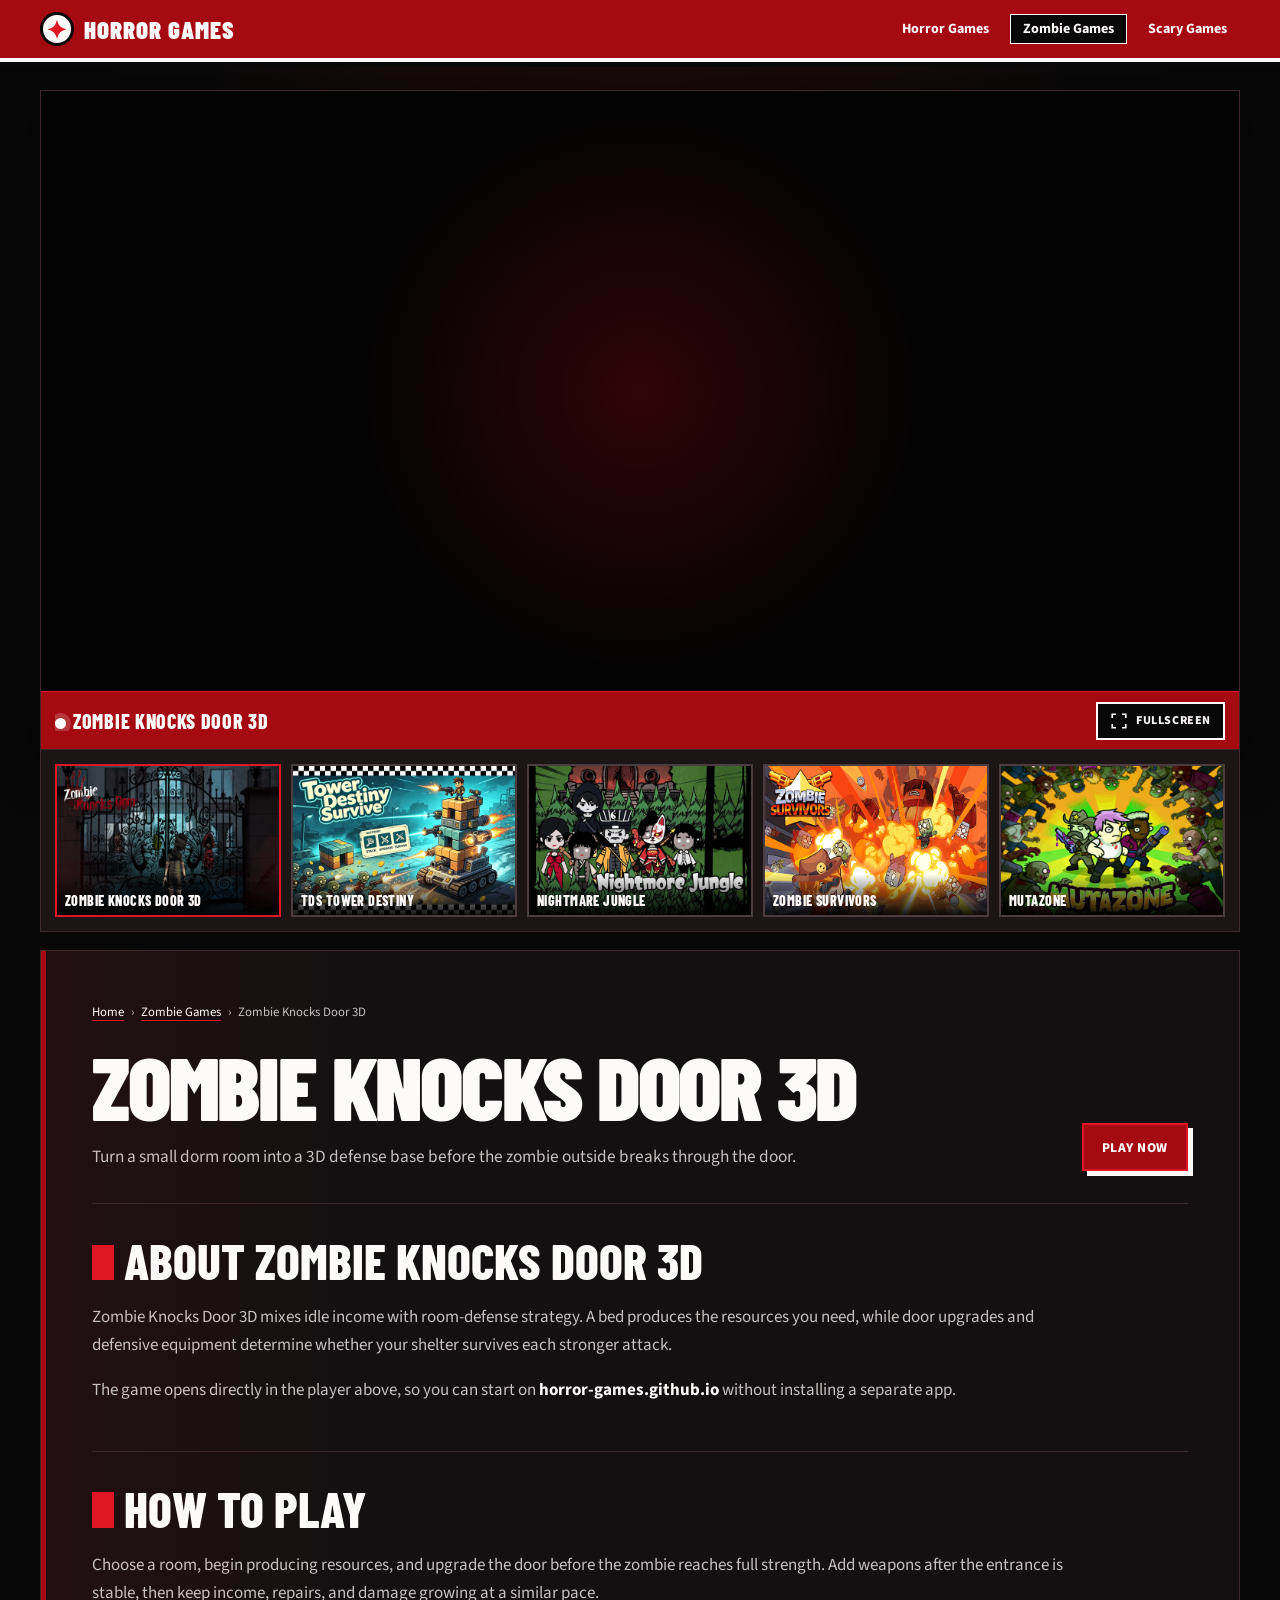
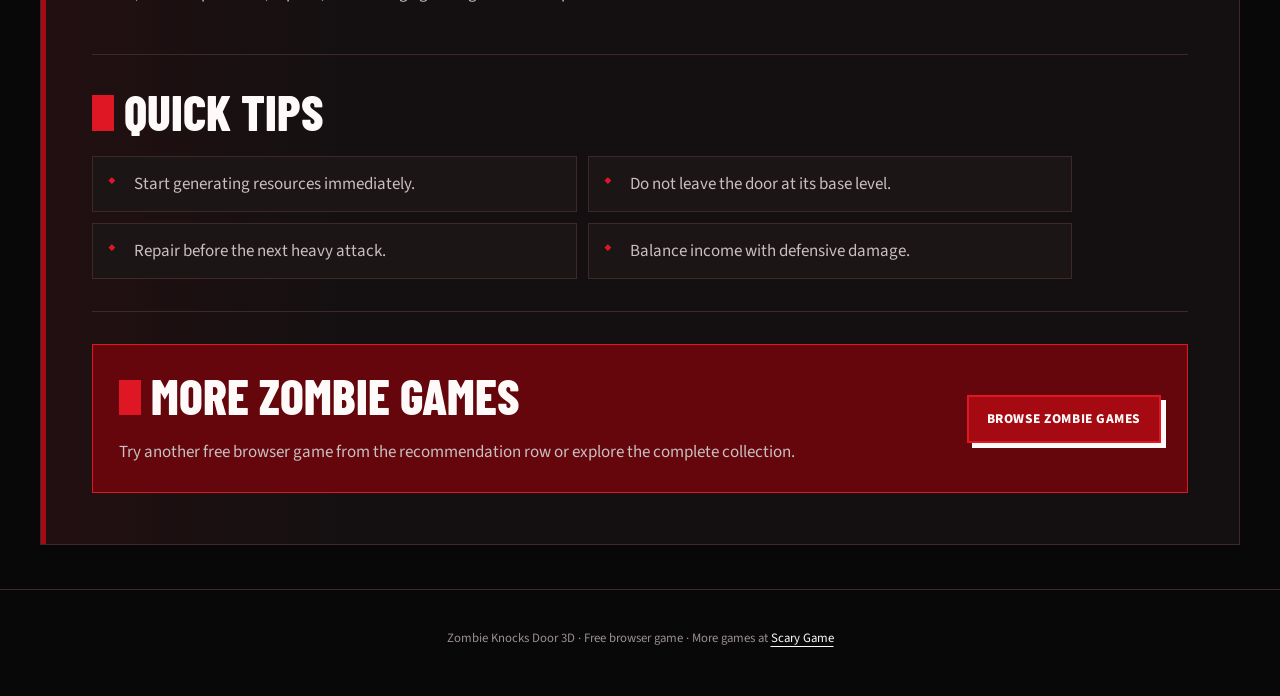
<file: zombie-knocks-door-3d/index.html>
<!doctype html>
<html lang="en">
  <head>
    <meta charset="utf-8" />
    <meta name="viewport" content="width=device-width, initial-scale=1" />
    <title>Zombie Knocks Door 3D — Play Free Online | Horror Games</title>
    <meta name="description" content="Play Zombie Knocks Door 3D online for free. Build income, strengthen your door, and defend a 3D dorm from zombie attacks." />
    <meta name="keywords" content="Zombie Knocks Door 3D, horror games, horror game, scary games, scary game, free online game" />
    <meta name="robots" content="index, follow, max-image-preview:large" />
    <meta name="theme-color" content="#a50912" />
    <link rel="canonical" href="https://horror-games.github.io/zombie-knocks-door-3d/" />
    <meta property="og:type" content="website" />
    <meta property="og:site_name" content="Horror Games" />
    <meta property="og:title" content="Zombie Knocks Door 3D — Play Free Online" />
    <meta property="og:description" content="Play Zombie Knocks Door 3D online for free. Build income, strengthen your door, and defend a 3D dorm from zombie attacks." />
    <meta property="og:url" content="https://horror-games.github.io/zombie-knocks-door-3d/" />
    <meta property="og:image" content="https://horror-games.github.io/assets/zombie-knocks-door-3d.png" />
    <meta name="twitter:card" content="summary_large_image" />
    <link rel="icon" type="image/png" href="../assets/horror-games-icon.png" />
    <link rel="apple-touch-icon" href="../assets/horror-games-icon.png" />
    <link rel="preconnect" href="https://fonts.googleapis.com" />
    <link rel="preconnect" href="https://fonts.gstatic.com" crossorigin />
    <link href="https://fonts.googleapis.com/css2?family=Barlow+Condensed:wght@600;700;800;900&amp;family=Source+Sans+3:wght@400;500;600;700&amp;display=swap" rel="stylesheet" />
    <link rel="stylesheet" href="../assets/game-page.css" />
    <!-- Google tag (gtag.js) -->
    <script async src="https://www.googletagmanager.com/gtag/js?id=G-ZVGFFHXV3R"></script>
    <script>
      window.dataLayer = window.dataLayer || [];
      function gtag(){dataLayer.push(arguments);}
      gtag("js", new Date());
      gtag("config", "G-ZVGFFHXV3R");
    </script>
    <script type="application/ld+json">
      {
        "@context": "https://schema.org",
        "@type": "VideoGame",
        "name": "Zombie Knocks Door 3D",
        "url": "https://horror-games.github.io/zombie-knocks-door-3d/",
        "image": "https://horror-games.github.io/assets/zombie-knocks-door-3d.png",
        "description": "Play Zombie Knocks Door 3D online for free. Build income, strengthen your door, and defend a 3D dorm from zombie attacks.",
        "genre": "3D Dorm Defense",
        "playMode": "SinglePlayer",
        "gamePlatform": "Web Browser",
        "isAccessibleForFree": true
      }
    </script>
  </head>
  <body>
    <a class="skip-link" href="#content">Skip to content</a>
    <header class="site-header">
      <div class="header-inner">
        <a class="logo" href="../" aria-label="Horror Games home"><span class="logo-mark" aria-hidden="true">✦</span><span>Horror Games</span></a>
        <nav class="main-nav" id="mainNav" aria-label="Main navigation">
          <a href="../">Horror Games</a>
          <a href="../zombie-games/" aria-current="page">Zombie Games</a>
          <a href="../scary-games/">Scary Games</a>
        </nav>
        <button class="menu-toggle" id="menuToggle" type="button" aria-label="Open navigation" aria-controls="mainNav" aria-expanded="false"><span aria-hidden="true"></span><span aria-hidden="true"></span><span aria-hidden="true"></span></button>
      </div>
    </header>

    <main id="content" class="page-shell">
      <section class="player-section" aria-label="Play Zombie Knocks Door 3D">
        <div class="player-shell portrait-player" id="playerShell">
          <div class="player-stage">
            <div class="player-loader" id="playerLoader" aria-live="polite"><div class="loader-ring" aria-hidden="true"></div><strong>Loading Zombie Knocks Door 3D</strong><span>Your game is almost ready.</span></div>
            <iframe id="gameFrame" src="https://scarygame.io/horrorgames/game/zombie-knocks-door-3d/instplay.html" title="Play Zombie Knocks Door 3D online" allow="autoplay; fullscreen; gamepad; clipboard-read; clipboard-write" referrerpolicy="strict-origin-when-cross-origin" allowfullscreen></iframe>
          </div>
          <div class="player-bar">
            <div class="player-title"><span class="live-dot" aria-hidden="true"></span>Zombie Knocks Door 3D</div>
            <button class="fullscreen-button" id="fullscreenButton" type="button" aria-label="Play in fullscreen"><svg viewBox="0 0 24 24" fill="none" stroke="currentColor" stroke-width="2.2" aria-hidden="true"><path d="M8 3H3v5M16 3h5v5M8 21H3v-5M16 21h5v-5" /></svg><span>Fullscreen</span></button>
          </div>
        </div>
        <nav class="game-strip" aria-label="Similar horror games">
          <a class="game-tile" href="../zombie-knocks-door-3d/" aria-current="page">
            <img src="../assets/zombie-knocks-door-3d.png" alt="Zombie Knocks Door 3D game" width="580" height="390" loading="lazy" />
            <span>Zombie Knocks Door 3D</span>
          </a>
          <a class="game-tile" href="../tds-tower-destiny-survive/">
            <img src="../assets/tds-tower-destiny-survive.png" alt="TDS Tower Destiny Survive game" width="580" height="390" loading="lazy" />
            <span>TDS Tower Destiny</span>
          </a>
          <a class="game-tile" href="../nightmare-jungle/">
            <img src="../assets/nightmare-jungle.png" alt="Nightmare Jungle game" width="580" height="390" loading="lazy" />
            <span>Nightmare Jungle</span>
          </a>
          <a class="game-tile" href="../zombie-survivors/">
            <img src="../assets/zombie-survivors.png" alt="Zombie Survivors game" width="580" height="390" loading="lazy" />
            <span>Zombie Survivors</span>
          </a>
          <a class="game-tile" href="../mutazone/">
            <img src="../assets/mutazone.png" alt="Mutazone game" width="580" height="390" loading="lazy" />
            <span>Mutazone</span>
          </a>
        </nav>
      </section>

      <article class="content-panel">
        <div class="breadcrumb" aria-label="Breadcrumb"><a href="../">Home</a><span aria-hidden="true">›</span><a href="../zombie-games/">Zombie Games</a><span aria-hidden="true">›</span><span>Zombie Knocks Door 3D</span></div>
        <header class="hero-copy">
          <div><h1>Zombie Knocks Door 3D</h1><p>Turn a small dorm room into a 3D defense base before the zombie outside breaks through the door.</p></div>
          <a class="play-button" href="#playerShell">Play Now</a>
        </header>
        <section class="article-section" aria-labelledby="about-title">
          <h2 id="about-title">About Zombie Knocks Door 3D</h2>
          <p>Zombie Knocks Door 3D mixes idle income with room-defense strategy. A bed produces the resources you need, while door upgrades and defensive equipment determine whether your shelter survives each stronger attack.</p>
          <p>The game opens directly in the player above, so you can start on <strong>horror-games.github.io</strong> without installing a separate app.</p>
        </section>
        <section class="article-section" aria-labelledby="how-title">
          <h2 id="how-title">How to Play</h2>
          <p>Choose a room, begin producing resources, and upgrade the door before the zombie reaches full strength. Add weapons after the entrance is stable, then keep income, repairs, and damage growing at a similar pace.</p>
        </section>
        <section class="article-section" aria-labelledby="tips-title">
          <h2 id="tips-title">Quick Tips</h2>
          <ul class="tips-list">
            <li>Start generating resources immediately.</li>
            <li>Do not leave the door at its base level.</li>
            <li>Repair before the next heavy attack.</li>
            <li>Balance income with defensive damage.</li>
          </ul>
        </section>
        <section class="article-section" aria-labelledby="more-title">
          <div class="end-cta"><div><h2 id="more-title">More Zombie Games</h2><p>Try another free browser game from the recommendation row or explore the complete collection.</p></div><a class="play-button" href="../zombie-games/">Browse Zombie Games</a></div>
        </section>
      </article>
    </main>
    <footer class="site-footer"><p>Zombie Knocks Door 3D · Free browser game · More games at <a href="https://scarygame.io/" rel="noopener">Scary Game</a></p></footer>
    <script src="../assets/game-page.js"></script>
  </body>
</html>
</file>
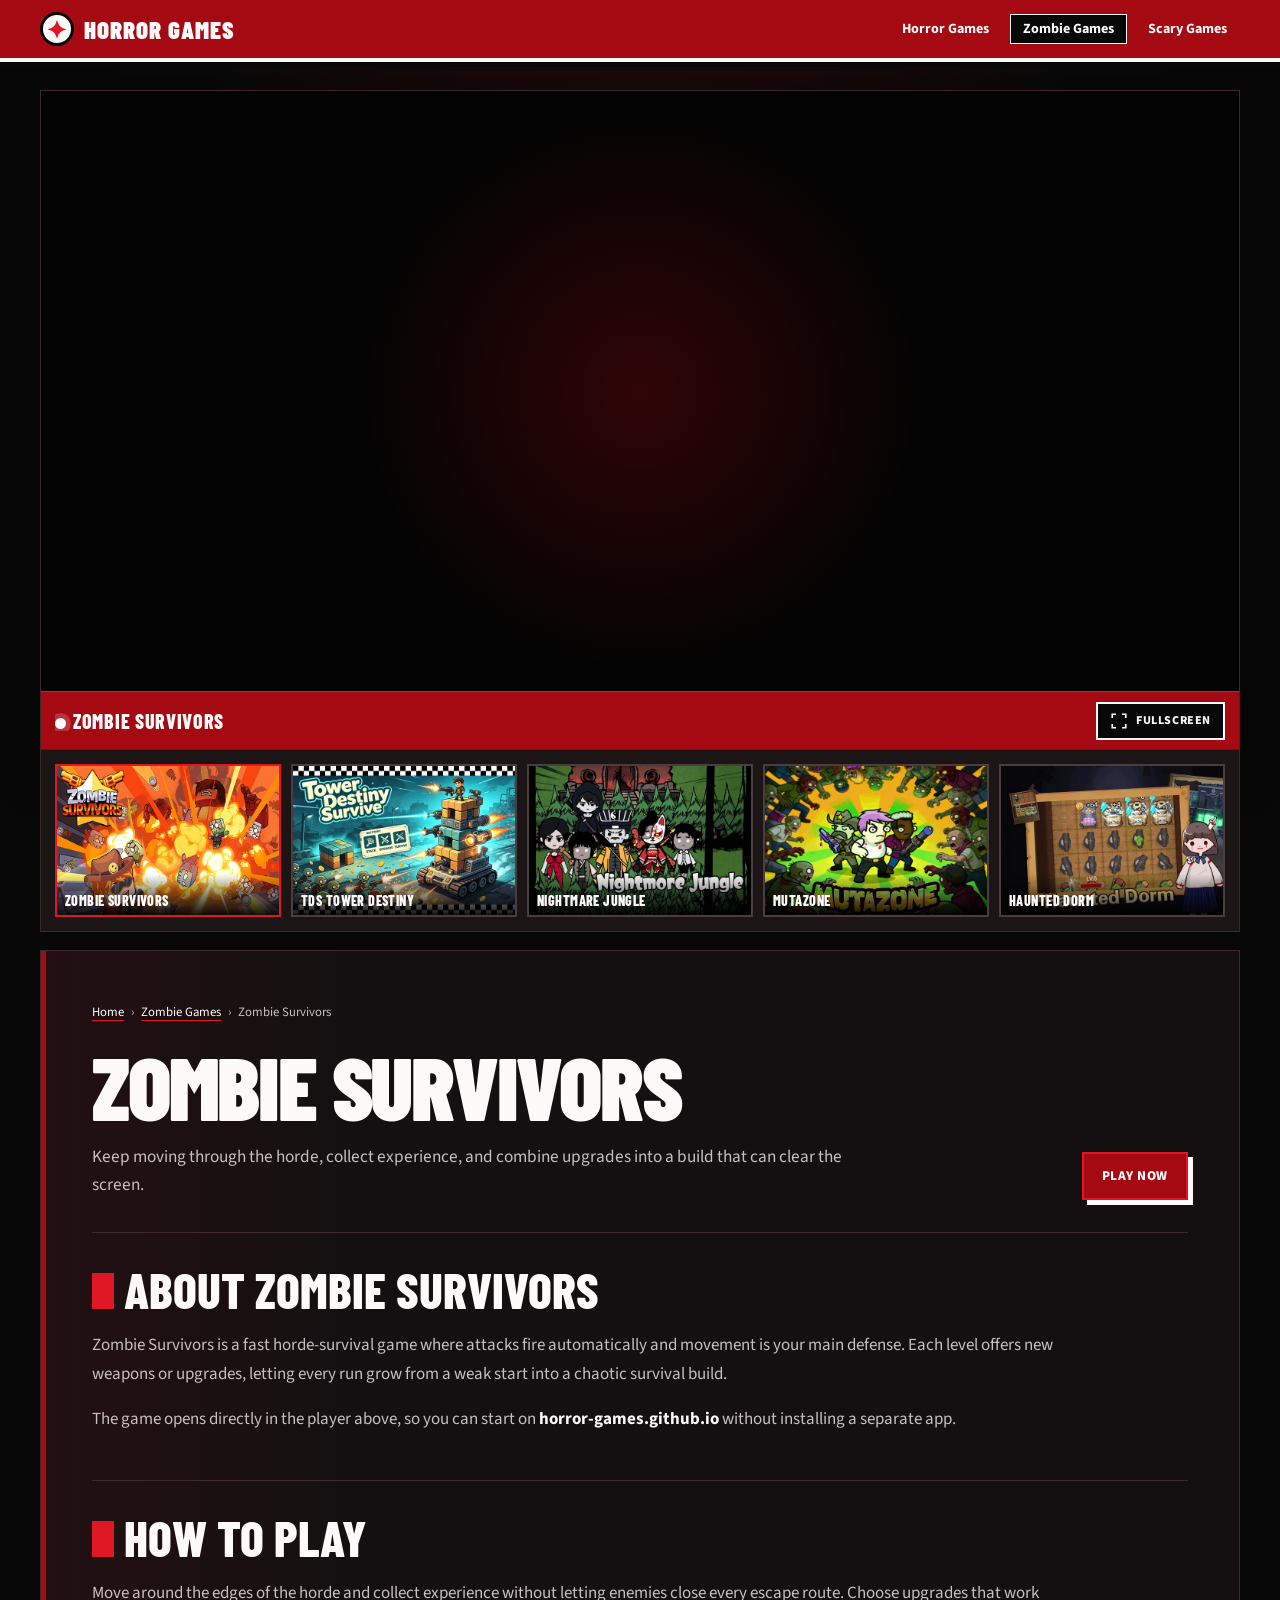
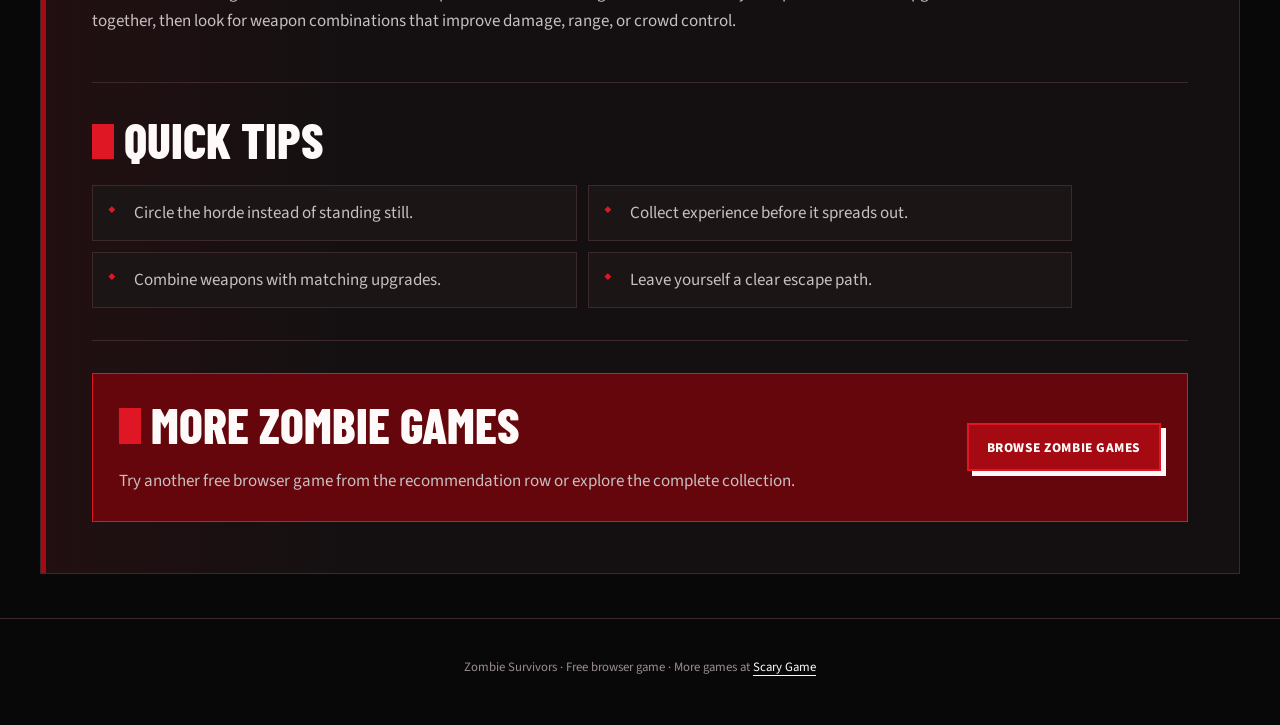
<file: zombie-survivors/index.html>
<!doctype html>
<html lang="en">
  <head>
    <meta charset="utf-8" />
    <meta name="viewport" content="width=device-width, initial-scale=1" />
    <title>Zombie Survivors — Play Free Online | Horror Games</title>
    <meta name="description" content="Play Zombie Survivors online for free. Collect experience, unlock weapons, and survive growing zombie hordes in your browser." />
    <meta name="keywords" content="Zombie Survivors, horror games, horror game, scary games, scary game, free online game" />
    <meta name="robots" content="index, follow, max-image-preview:large" />
    <meta name="theme-color" content="#a50912" />
    <link rel="canonical" href="https://horror-games.github.io/zombie-survivors/" />
    <meta property="og:type" content="website" />
    <meta property="og:site_name" content="Horror Games" />
    <meta property="og:title" content="Zombie Survivors — Play Free Online" />
    <meta property="og:description" content="Play Zombie Survivors online for free. Collect experience, unlock weapons, and survive growing zombie hordes in your browser." />
    <meta property="og:url" content="https://horror-games.github.io/zombie-survivors/" />
    <meta property="og:image" content="https://horror-games.github.io/assets/zombie-survivors.png" />
    <meta name="twitter:card" content="summary_large_image" />
    <link rel="icon" type="image/png" href="../assets/horror-games-icon.png" />
    <link rel="apple-touch-icon" href="../assets/horror-games-icon.png" />
    <link rel="preconnect" href="https://fonts.googleapis.com" />
    <link rel="preconnect" href="https://fonts.gstatic.com" crossorigin />
    <link href="https://fonts.googleapis.com/css2?family=Barlow+Condensed:wght@600;700;800;900&amp;family=Source+Sans+3:wght@400;500;600;700&amp;display=swap" rel="stylesheet" />
    <link rel="stylesheet" href="../assets/game-page.css" />
    <!-- Google tag (gtag.js) -->
    <script async src="https://www.googletagmanager.com/gtag/js?id=G-ZVGFFHXV3R"></script>
    <script>
      window.dataLayer = window.dataLayer || [];
      function gtag(){dataLayer.push(arguments);}
      gtag("js", new Date());
      gtag("config", "G-ZVGFFHXV3R");
    </script>
    <script type="application/ld+json">
      {
        "@context": "https://schema.org",
        "@type": "VideoGame",
        "name": "Zombie Survivors",
        "url": "https://horror-games.github.io/zombie-survivors/",
        "image": "https://horror-games.github.io/assets/zombie-survivors.png",
        "description": "Play Zombie Survivors online for free. Collect experience, unlock weapons, and survive growing zombie hordes in your browser.",
        "genre": "Zombie Horde Survival",
        "playMode": "SinglePlayer",
        "gamePlatform": "Web Browser",
        "isAccessibleForFree": true
      }
    </script>
  </head>
  <body>
    <a class="skip-link" href="#content">Skip to content</a>
    <header class="site-header">
      <div class="header-inner">
        <a class="logo" href="../" aria-label="Horror Games home"><span class="logo-mark" aria-hidden="true">✦</span><span>Horror Games</span></a>
        <nav class="main-nav" id="mainNav" aria-label="Main navigation">
          <a href="../">Horror Games</a>
          <a href="../zombie-games/" aria-current="page">Zombie Games</a>
          <a href="../scary-games/">Scary Games</a>
        </nav>
        <button class="menu-toggle" id="menuToggle" type="button" aria-label="Open navigation" aria-controls="mainNav" aria-expanded="false"><span aria-hidden="true"></span><span aria-hidden="true"></span><span aria-hidden="true"></span></button>
      </div>
    </header>

    <main id="content" class="page-shell">
      <section class="player-section" aria-label="Play Zombie Survivors">
        <div class="player-shell portrait-player" id="playerShell">
          <div class="player-stage">
            <div class="player-loader" id="playerLoader" aria-live="polite"><div class="loader-ring" aria-hidden="true"></div><strong>Loading Zombie Survivors</strong><span>Your game is almost ready.</span></div>
            <iframe id="gameFrame" src="https://scarygame.io/horrorgames/game/zombie-survivors/instplay.html" title="Play Zombie Survivors online" allow="autoplay; fullscreen; gamepad; clipboard-read; clipboard-write" referrerpolicy="strict-origin-when-cross-origin" allowfullscreen></iframe>
          </div>
          <div class="player-bar">
            <div class="player-title"><span class="live-dot" aria-hidden="true"></span>Zombie Survivors</div>
            <button class="fullscreen-button" id="fullscreenButton" type="button" aria-label="Play in fullscreen"><svg viewBox="0 0 24 24" fill="none" stroke="currentColor" stroke-width="2.2" aria-hidden="true"><path d="M8 3H3v5M16 3h5v5M8 21H3v-5M16 21h5v-5" /></svg><span>Fullscreen</span></button>
          </div>
        </div>
        <nav class="game-strip" aria-label="Similar horror games">
          <a class="game-tile" href="../zombie-survivors/" aria-current="page">
            <img src="../assets/zombie-survivors.png" alt="Zombie Survivors game" width="580" height="390" loading="lazy" />
            <span>Zombie Survivors</span>
          </a>
          <a class="game-tile" href="../tds-tower-destiny-survive/">
            <img src="../assets/tds-tower-destiny-survive.png" alt="TDS Tower Destiny Survive game" width="580" height="390" loading="lazy" />
            <span>TDS Tower Destiny</span>
          </a>
          <a class="game-tile" href="../nightmare-jungle/">
            <img src="../assets/nightmare-jungle.png" alt="Nightmare Jungle game" width="580" height="390" loading="lazy" />
            <span>Nightmare Jungle</span>
          </a>
          <a class="game-tile" href="../mutazone/">
            <img src="../assets/mutazone.png" alt="Mutazone game" width="580" height="390" loading="lazy" />
            <span>Mutazone</span>
          </a>
          <a class="game-tile" href="../haunted-dorm/">
            <img src="../assets/haunted-dorm.png" alt="Haunted Dorm game" width="580" height="390" loading="lazy" />
            <span>Haunted Dorm</span>
          </a>
        </nav>
      </section>

      <article class="content-panel">
        <div class="breadcrumb" aria-label="Breadcrumb"><a href="../">Home</a><span aria-hidden="true">›</span><a href="../zombie-games/">Zombie Games</a><span aria-hidden="true">›</span><span>Zombie Survivors</span></div>
        <header class="hero-copy">
          <div><h1>Zombie Survivors</h1><p>Keep moving through the horde, collect experience, and combine upgrades into a build that can clear the screen.</p></div>
          <a class="play-button" href="#playerShell">Play Now</a>
        </header>
        <section class="article-section" aria-labelledby="about-title">
          <h2 id="about-title">About Zombie Survivors</h2>
          <p>Zombie Survivors is a fast horde-survival game where attacks fire automatically and movement is your main defense. Each level offers new weapons or upgrades, letting every run grow from a weak start into a chaotic survival build.</p>
          <p>The game opens directly in the player above, so you can start on <strong>horror-games.github.io</strong> without installing a separate app.</p>
        </section>
        <section class="article-section" aria-labelledby="how-title">
          <h2 id="how-title">How to Play</h2>
          <p>Move around the edges of the horde and collect experience without letting enemies close every escape route. Choose upgrades that work together, then look for weapon combinations that improve damage, range, or crowd control.</p>
        </section>
        <section class="article-section" aria-labelledby="tips-title">
          <h2 id="tips-title">Quick Tips</h2>
          <ul class="tips-list">
            <li>Circle the horde instead of standing still.</li>
            <li>Collect experience before it spreads out.</li>
            <li>Combine weapons with matching upgrades.</li>
            <li>Leave yourself a clear escape path.</li>
          </ul>
        </section>
        <section class="article-section" aria-labelledby="more-title">
          <div class="end-cta"><div><h2 id="more-title">More Zombie Games</h2><p>Try another free browser game from the recommendation row or explore the complete collection.</p></div><a class="play-button" href="../zombie-games/">Browse Zombie Games</a></div>
        </section>
      </article>
    </main>
    <footer class="site-footer"><p>Zombie Survivors · Free browser game · More games at <a href="https://scarygame.io/" rel="noopener">Scary Game</a></p></footer>
    <script src="../assets/game-page.js"></script>
  </body>
</html>
</file>
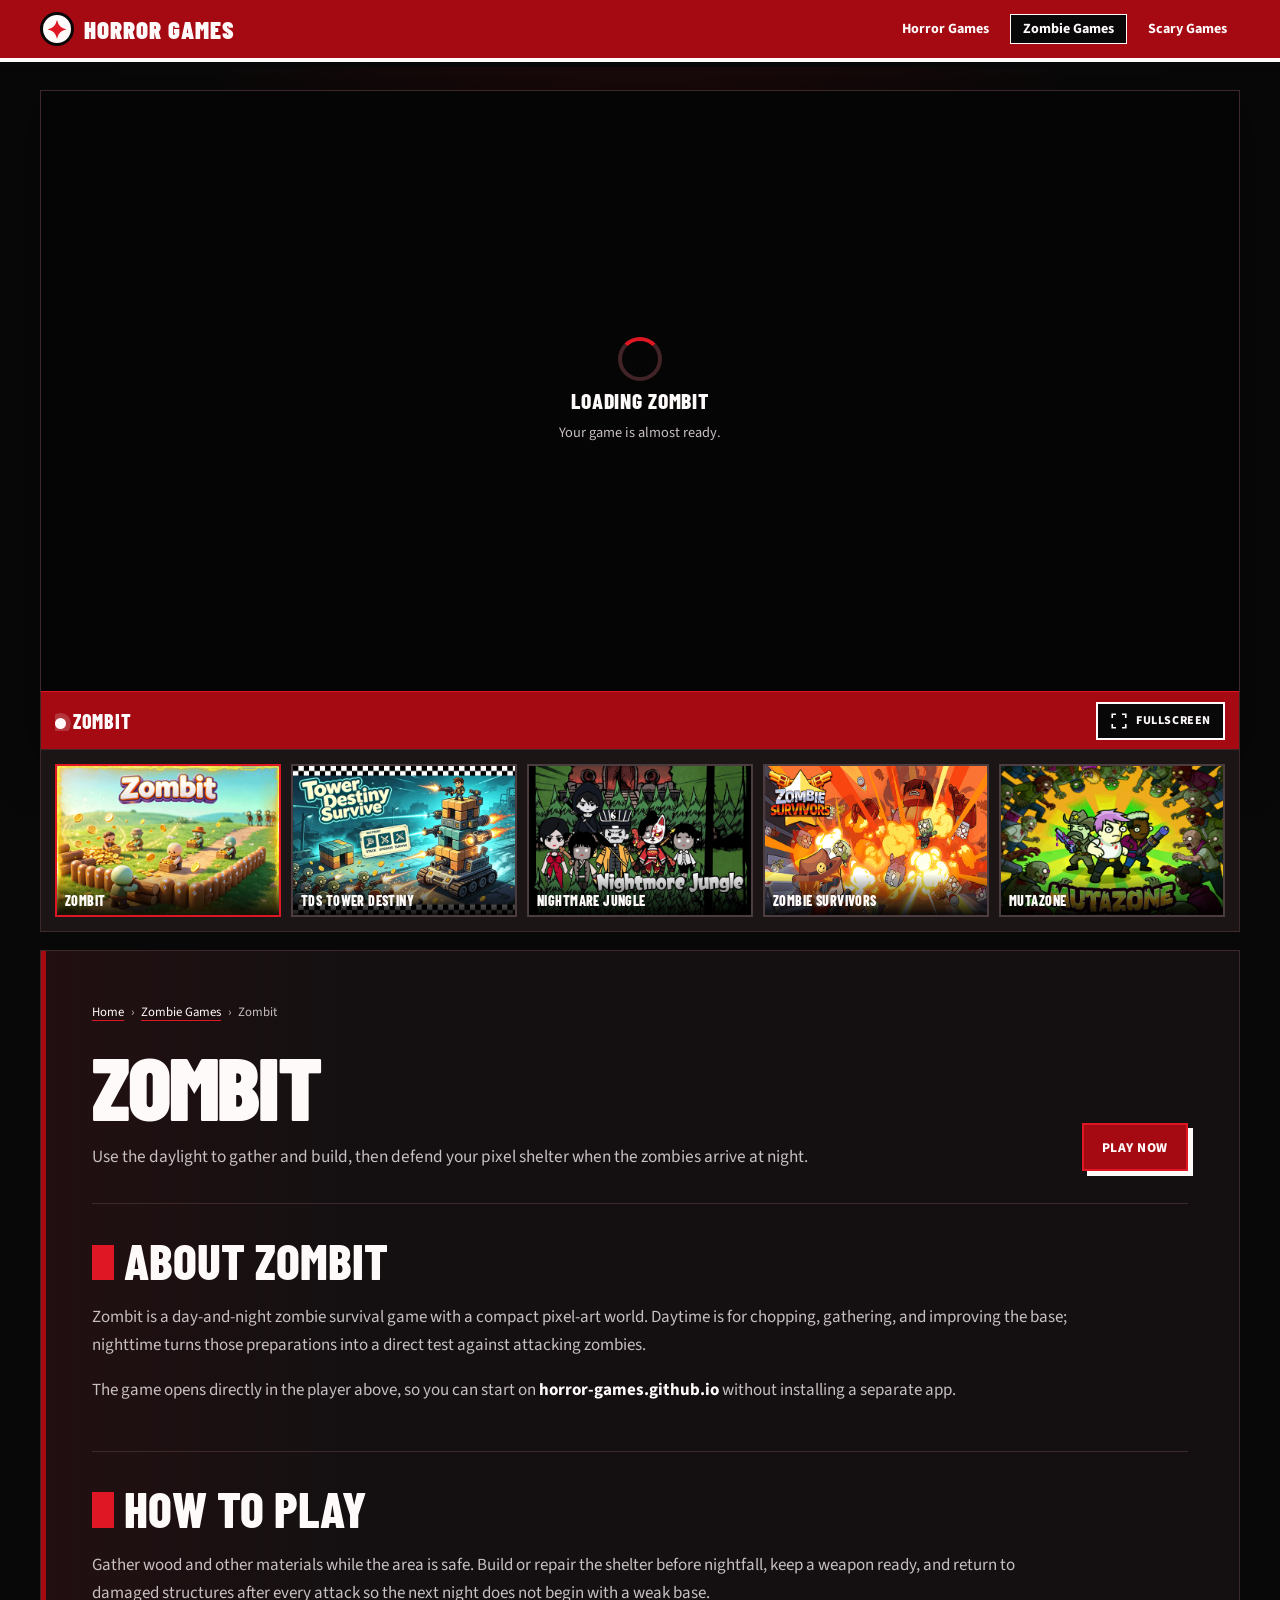
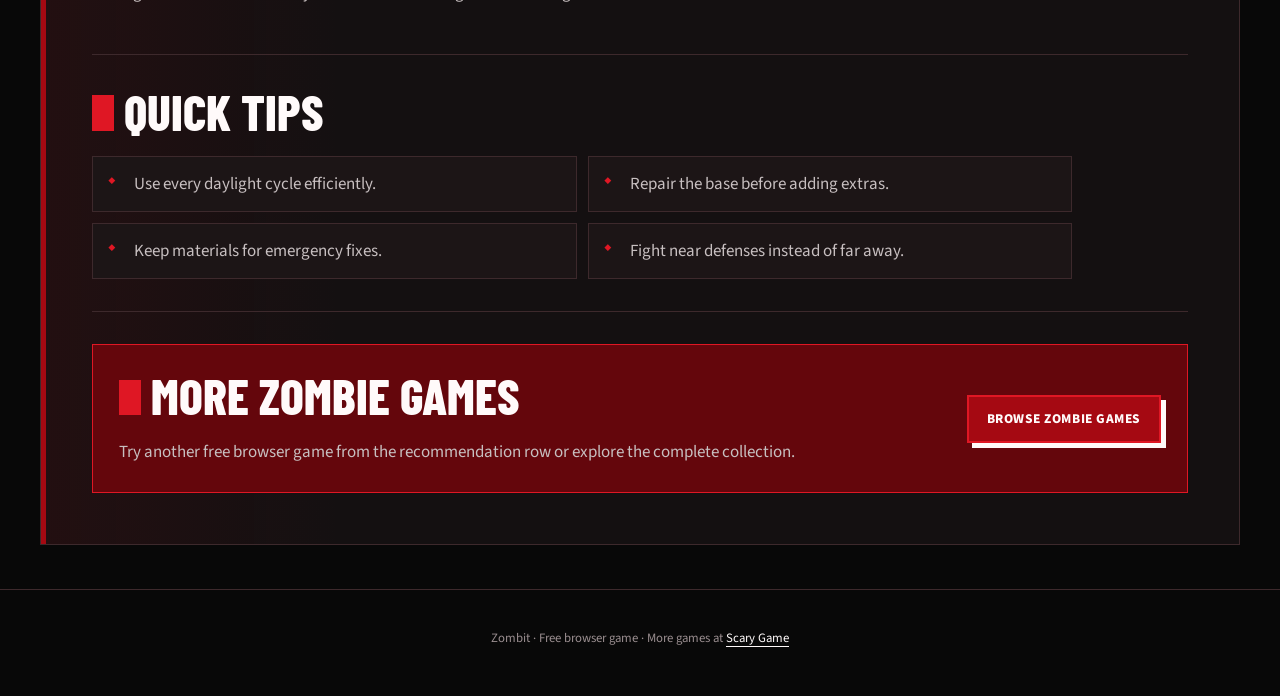
<file: zombit/index.html>
<!doctype html>
<html lang="en">
  <head>
    <meta charset="utf-8" />
    <meta name="viewport" content="width=device-width, initial-scale=1" />
    <title>Zombit — Play Free Online | Horror Games</title>
    <meta name="description" content="Play Zombit online for free. Gather materials by day, build a pixel base, and survive zombie attacks through the night." />
    <meta name="keywords" content="Zombit, horror games, horror game, scary games, scary game, free online game" />
    <meta name="robots" content="index, follow, max-image-preview:large" />
    <meta name="theme-color" content="#a50912" />
    <link rel="canonical" href="https://horror-games.github.io/zombit/" />
    <meta property="og:type" content="website" />
    <meta property="og:site_name" content="Horror Games" />
    <meta property="og:title" content="Zombit — Play Free Online" />
    <meta property="og:description" content="Play Zombit online for free. Gather materials by day, build a pixel base, and survive zombie attacks through the night." />
    <meta property="og:url" content="https://horror-games.github.io/zombit/" />
    <meta property="og:image" content="https://horror-games.github.io/assets/zombit.png" />
    <meta name="twitter:card" content="summary_large_image" />
    <link rel="icon" type="image/png" href="../assets/horror-games-icon.png" />
    <link rel="apple-touch-icon" href="../assets/horror-games-icon.png" />
    <link rel="preconnect" href="https://fonts.googleapis.com" />
    <link rel="preconnect" href="https://fonts.gstatic.com" crossorigin />
    <link href="https://fonts.googleapis.com/css2?family=Barlow+Condensed:wght@600;700;800;900&amp;family=Source+Sans+3:wght@400;500;600;700&amp;display=swap" rel="stylesheet" />
    <link rel="stylesheet" href="../assets/game-page.css" />
    <!-- Google tag (gtag.js) -->
    <script async src="https://www.googletagmanager.com/gtag/js?id=G-ZVGFFHXV3R"></script>
    <script>
      window.dataLayer = window.dataLayer || [];
      function gtag(){dataLayer.push(arguments);}
      gtag("js", new Date());
      gtag("config", "G-ZVGFFHXV3R");
    </script>
    <script type="application/ld+json">
      {
        "@context": "https://schema.org",
        "@type": "VideoGame",
        "name": "Zombit",
        "url": "https://horror-games.github.io/zombit/",
        "image": "https://horror-games.github.io/assets/zombit.png",
        "description": "Play Zombit online for free. Gather materials by day, build a pixel base, and survive zombie attacks through the night.",
        "genre": "Pixel Zombie Survival",
        "playMode": "SinglePlayer",
        "gamePlatform": "Web Browser",
        "isAccessibleForFree": true
      }
    </script>
  </head>
  <body>
    <a class="skip-link" href="#content">Skip to content</a>
    <header class="site-header">
      <div class="header-inner">
        <a class="logo" href="../" aria-label="Horror Games home"><span class="logo-mark" aria-hidden="true">✦</span><span>Horror Games</span></a>
        <nav class="main-nav" id="mainNav" aria-label="Main navigation">
          <a href="../">Horror Games</a>
          <a href="../zombie-games/" aria-current="page">Zombie Games</a>
          <a href="../scary-games/">Scary Games</a>
        </nav>
        <button class="menu-toggle" id="menuToggle" type="button" aria-label="Open navigation" aria-controls="mainNav" aria-expanded="false"><span aria-hidden="true"></span><span aria-hidden="true"></span><span aria-hidden="true"></span></button>
      </div>
    </header>

    <main id="content" class="page-shell">
      <section class="player-section" aria-label="Play Zombit">
        <div class="player-shell" id="playerShell">
          <div class="player-stage">
            <div class="player-loader" id="playerLoader" aria-live="polite"><div class="loader-ring" aria-hidden="true"></div><strong>Loading Zombit</strong><span>Your game is almost ready.</span></div>
            <iframe id="gameFrame" src="https://scarygame.io/horrorgames/game/zombit/instplay.html" title="Play Zombit online" allow="autoplay; fullscreen; gamepad; clipboard-read; clipboard-write" referrerpolicy="strict-origin-when-cross-origin" allowfullscreen></iframe>
          </div>
          <div class="player-bar">
            <div class="player-title"><span class="live-dot" aria-hidden="true"></span>Zombit</div>
            <button class="fullscreen-button" id="fullscreenButton" type="button" aria-label="Play in fullscreen"><svg viewBox="0 0 24 24" fill="none" stroke="currentColor" stroke-width="2.2" aria-hidden="true"><path d="M8 3H3v5M16 3h5v5M8 21H3v-5M16 21h5v-5" /></svg><span>Fullscreen</span></button>
          </div>
        </div>
        <nav class="game-strip" aria-label="Similar horror games">
          <a class="game-tile" href="../zombit/" aria-current="page">
            <img src="../assets/zombit.png" alt="Zombit game" width="580" height="390" loading="lazy" />
            <span>Zombit</span>
          </a>
          <a class="game-tile" href="../tds-tower-destiny-survive/">
            <img src="../assets/tds-tower-destiny-survive.png" alt="TDS Tower Destiny Survive game" width="580" height="390" loading="lazy" />
            <span>TDS Tower Destiny</span>
          </a>
          <a class="game-tile" href="../nightmare-jungle/">
            <img src="../assets/nightmare-jungle.png" alt="Nightmare Jungle game" width="580" height="390" loading="lazy" />
            <span>Nightmare Jungle</span>
          </a>
          <a class="game-tile" href="../zombie-survivors/">
            <img src="../assets/zombie-survivors.png" alt="Zombie Survivors game" width="580" height="390" loading="lazy" />
            <span>Zombie Survivors</span>
          </a>
          <a class="game-tile" href="../mutazone/">
            <img src="../assets/mutazone.png" alt="Mutazone game" width="580" height="390" loading="lazy" />
            <span>Mutazone</span>
          </a>
        </nav>
      </section>

      <article class="content-panel">
        <div class="breadcrumb" aria-label="Breadcrumb"><a href="../">Home</a><span aria-hidden="true">›</span><a href="../zombie-games/">Zombie Games</a><span aria-hidden="true">›</span><span>Zombit</span></div>
        <header class="hero-copy">
          <div><h1>Zombit</h1><p>Use the daylight to gather and build, then defend your pixel shelter when the zombies arrive at night.</p></div>
          <a class="play-button" href="#playerShell">Play Now</a>
        </header>
        <section class="article-section" aria-labelledby="about-title">
          <h2 id="about-title">About Zombit</h2>
          <p>Zombit is a day-and-night zombie survival game with a compact pixel-art world. Daytime is for chopping, gathering, and improving the base; nighttime turns those preparations into a direct test against attacking zombies.</p>
          <p>The game opens directly in the player above, so you can start on <strong>horror-games.github.io</strong> without installing a separate app.</p>
        </section>
        <section class="article-section" aria-labelledby="how-title">
          <h2 id="how-title">How to Play</h2>
          <p>Gather wood and other materials while the area is safe. Build or repair the shelter before nightfall, keep a weapon ready, and return to damaged structures after every attack so the next night does not begin with a weak base.</p>
        </section>
        <section class="article-section" aria-labelledby="tips-title">
          <h2 id="tips-title">Quick Tips</h2>
          <ul class="tips-list">
            <li>Use every daylight cycle efficiently.</li>
            <li>Repair the base before adding extras.</li>
            <li>Keep materials for emergency fixes.</li>
            <li>Fight near defenses instead of far away.</li>
          </ul>
        </section>
        <section class="article-section" aria-labelledby="more-title">
          <div class="end-cta"><div><h2 id="more-title">More Zombie Games</h2><p>Try another free browser game from the recommendation row or explore the complete collection.</p></div><a class="play-button" href="../zombie-games/">Browse Zombie Games</a></div>
        </section>
      </article>
    </main>
    <footer class="site-footer"><p>Zombit · Free browser game · More games at <a href="https://scarygame.io/" rel="noopener">Scary Game</a></p></footer>
    <script src="../assets/game-page.js"></script>
  </body>
</html>
</file>
<file: assets/game-page.css>
:root {
  --black: #080808;
  --panel: #141011;
  --panel-2: #1c1516;
  --red: #a50912;
  --red-bright: #df1724;
  --red-dark: #64060c;
  --white: #fffafa;
  --muted: #c7bfc0;
  --line: #3d292c;
  --display: "Barlow Condensed", Impact, sans-serif;
  --body: "Source Sans 3", sans-serif;
}

*,
*::before,
*::after {
  box-sizing: border-box;
}

html {
  scroll-behavior: smooth;
}

body {
  margin: 0;
  min-width: 320px;
  color: var(--white);
  background:
    radial-gradient(circle at 50% -10%, rgba(165, 9, 18, 0.24), transparent 34rem),
    var(--black);
  font-family: var(--body);
  font-size: 17px;
  line-height: 1.65;
}

a { color: inherit; }
img { max-width: 100%; }
button, a { -webkit-tap-highlight-color: transparent; }

.skip-link {
  position: fixed;
  top: 8px;
  left: 8px;
  z-index: 100;
  padding: 10px 14px;
  color: var(--white);
  background: var(--red-bright);
  transform: translateY(-150%);
}

.skip-link:focus { transform: translateY(0); }

.site-header {
  position: sticky;
  top: 0;
  z-index: 50;
  background: var(--red);
  border-bottom: 4px solid var(--white);
  box-shadow: 0 5px 0 var(--black);
}

.header-inner,
.page-shell {
  width: min(1200px, calc(100% - 28px));
  margin: 0 auto;
}

.header-inner {
  display: flex;
  min-height: 58px;
  align-items: center;
  justify-content: space-between;
  gap: 30px;
}

.logo {
  display: inline-flex;
  align-items: center;
  gap: 10px;
  font: 900 1.55rem/1 var(--display);
  letter-spacing: .04em;
  text-decoration: none;
  text-transform: uppercase;
}

.logo-mark {
  display: grid;
  width: 34px;
  height: 34px;
  place-items: center;
  color: var(--red-bright);
  background: var(--white);
  border: 3px solid var(--black);
  border-radius: 50%;
}

.main-nav {
  display: flex;
  align-items: center;
  gap: 8px;
}

.main-nav a {
  padding: 7px 12px;
  border: 1px solid transparent;
  font-size: .88rem;
  font-weight: 700;
  line-height: 1;
  text-decoration: none;
}

.main-nav a:hover,
.main-nav a:focus-visible,
.main-nav a[aria-current="page"] {
  border-color: var(--white);
  background: var(--black);
}

.menu-toggle {
  display: none;
  width: 42px;
  height: 42px;
  padding: 9px;
  align-items: center;
  justify-content: center;
  flex-direction: column;
  gap: 5px;
  color: var(--white);
  background: var(--black);
  border: 2px solid var(--white);
  cursor: pointer;
}

.menu-toggle span {
  width: 21px;
  height: 2px;
  background: currentColor;
  transition: transform 160ms ease, opacity 160ms ease;
}

.menu-toggle[aria-expanded="true"] span:nth-child(1) { transform: translateY(7px) rotate(45deg); }
.menu-toggle[aria-expanded="true"] span:nth-child(2) { opacity: 0; }
.menu-toggle[aria-expanded="true"] span:nth-child(3) { transform: translateY(-7px) rotate(-45deg); }

.player-section { padding-top: 28px; }

.player-shell {
  overflow: hidden;
  background: #000;
  border: 1px solid var(--line);
  box-shadow: 0 14px 50px rgba(0, 0, 0, .48);
}

.player-stage {
  position: relative;
  height: min(50vw, 600px);
  min-height: 420px;
  background:
    radial-gradient(circle, rgba(165, 9, 18, .28), transparent 42%),
    #030303;
}

.player-stage iframe {
  position: absolute;
  inset: 0;
  z-index: 2;
  width: 100%;
  height: 100%;
  border: 0;
}

.player-loader {
  position: absolute;
  inset: 0;
  z-index: 3;
  display: grid;
  place-content: center;
  justify-items: center;
  gap: 9px;
  background: #050505;
  transition: opacity 280ms ease, visibility 280ms ease;
}

.player-loader.is-hidden {
  visibility: hidden;
  opacity: 0;
  pointer-events: none;
}

.loader-ring {
  width: 44px;
  height: 44px;
  border: 4px solid #422327;
  border-top-color: var(--red-bright);
  border-radius: 50%;
  animation: spin 850ms linear infinite;
}

@keyframes spin { to { transform: rotate(360deg); } }

.player-loader strong {
  font: 800 1.35rem/1 var(--display);
  letter-spacing: .04em;
  text-transform: uppercase;
}

.player-loader span { color: var(--muted); font-size: .9rem; }

.player-bar {
  display: flex;
  min-height: 58px;
  padding: 9px 14px;
  align-items: center;
  justify-content: space-between;
  gap: 20px;
  background: var(--red);
  border-top: 1px solid var(--red-bright);
}

.player-title {
  overflow: hidden;
  font: 800 1.25rem/1 var(--display);
  letter-spacing: .035em;
  text-overflow: ellipsis;
  text-transform: uppercase;
  white-space: nowrap;
}

.live-dot {
  display: inline-block;
  width: 11px;
  height: 11px;
  margin-right: 7px;
  background: var(--white);
  border-radius: 50%;
  box-shadow: 0 0 0 5px rgba(255,255,255,.18);
}

.fullscreen-button {
  display: inline-flex;
  min-height: 38px;
  padding: 8px 12px;
  align-items: center;
  gap: 8px;
  color: var(--white);
  background: var(--black);
  border: 2px solid var(--white);
  font: 800 .75rem/1 var(--body);
  letter-spacing: .05em;
  text-transform: uppercase;
  cursor: pointer;
}

.fullscreen-button svg { width: 18px; height: 18px; }

.player-shell:fullscreen { display: grid; height: 100vh; grid-template-rows: 1fr auto; }
.player-shell:fullscreen .player-stage { height: auto; min-height: 0; }

/* Above a 375px mobile viewport, portrait-only games stay centered at 9:16. */
@media (min-width: 376px) {
  .player-shell.portrait-player .player-stage iframe {
    right: auto;
    left: 50%;
    width: auto;
    max-width: 100%;
    height: 100%;
    aspect-ratio: 9 / 16;
    transform: translateX(-50%);
  }
}

.game-strip {
  display: grid;
  grid-auto-columns: minmax(155px, 1fr);
  grid-auto-flow: column;
  gap: 10px;
  overflow-x: auto;
  padding: 14px;
  background: var(--panel-2);
  border: 1px solid var(--line);
  border-top: 0;
  scrollbar-color: var(--red) var(--black);
}

.game-tile {
  position: relative;
  display: block;
  min-width: 0;
  overflow: hidden;
  aspect-ratio: 1.48/1;
  background: var(--black);
  border: 2px solid #4b3c3f;
  text-decoration: none;
}

.game-tile[aria-current="page"] { border-color: var(--red-bright); }
.game-tile:hover, .game-tile:focus-visible { border-color: var(--white); }

.game-tile img {
  display: block;
  width: 100%;
  height: 100%;
  object-fit: cover;
  transition: transform 180ms ease;
}

.game-tile:hover img { transform: scale(1.04); }

.game-tile span {
  position: absolute;
  right: 0;
  bottom: 0;
  left: 0;
  padding: 20px 8px 7px;
  background: linear-gradient(transparent, rgba(0,0,0,.92));
  font: 800 .88rem/1 var(--display);
  letter-spacing: .03em;
  text-transform: uppercase;
}

.content-panel {
  margin: 18px 0 44px;
  padding: clamp(24px, 4vw, 52px);
  background: linear-gradient(90deg, rgba(165,9,18,.1), transparent 25%), var(--panel);
  border: 1px solid var(--line);
  box-shadow: inset 5px 0 0 var(--red);
}

.breadcrumb {
  display: flex;
  flex-wrap: wrap;
  gap: 7px;
  margin-bottom: 22px;
  color: var(--muted);
  font-size: .8rem;
}

.breadcrumb a { color: var(--white); text-decoration-color: var(--red-bright); text-underline-offset: 4px; }

.hero-copy {
  display: grid;
  grid-template-columns: minmax(0, 1fr) auto;
  gap: 32px;
  align-items: end;
  padding-bottom: 32px;
  border-bottom: 1px solid var(--line);
}

h1, h2, h3 {
  margin-top: 0;
  color: var(--white);
  font-family: var(--display);
  text-transform: uppercase;
}

h1 {
  margin-bottom: 10px;
  font-size: clamp(3rem, 7vw, 5.8rem);
  font-weight: 900;
  line-height: .9;
  letter-spacing: -.025em;
}

.hero-copy p { max-width: 780px; margin-bottom: 0; color: var(--muted); font-size: 1.08rem; }

.play-button {
  display: inline-flex;
  min-height: 48px;
  padding: 12px 18px;
  align-items: center;
  justify-content: center;
  color: var(--white);
  background: var(--red);
  border: 2px solid var(--red-bright);
  font: 800 .84rem/1 var(--body);
  letter-spacing: .04em;
  text-decoration: none;
  text-transform: uppercase;
  box-shadow: 5px 5px 0 var(--white);
}

.play-button:hover, .play-button:focus-visible {
  color: var(--black);
  background: var(--white);
  border-color: var(--white);
  box-shadow: 5px 5px 0 var(--red);
}

.article-section { padding: 32px 0; border-bottom: 1px solid var(--line); }
.article-section:last-child { padding-bottom: 0; border-bottom: 0; }

.article-section h2 {
  margin-bottom: 13px;
  font-size: clamp(2rem, 4vw, 3.1rem);
  font-weight: 800;
  line-height: 1;
}

.article-section h2::before {
  display: inline-block;
  width: 22px;
  height: .72em;
  margin-right: 10px;
  content: "";
  background: var(--red-bright);
}

.article-section p { max-width: 980px; margin-bottom: 15px; color: var(--muted); }
.article-section strong { color: var(--white); }

.tips-list {
  display: grid;
  grid-template-columns: repeat(2, minmax(0, 1fr));
  gap: 11px;
  max-width: 980px;
  margin: 20px 0 0;
  padding: 0;
  list-style: none;
}

.tips-list li {
  position: relative;
  padding: 13px 14px 13px 41px;
  color: var(--muted);
  background: var(--panel-2);
  border: 1px solid var(--line);
}

.tips-list li::before {
  position: absolute;
  top: 14px;
  left: 15px;
  color: var(--red-bright);
  content: "◆";
  font-size: .8rem;
}

.end-cta {
  display: flex;
  gap: 28px;
  align-items: center;
  justify-content: space-between;
  padding: 26px;
  background: var(--red-dark);
  border: 1px solid var(--red-bright);
}

.end-cta h2, .end-cta p { margin-bottom: 0; }

.site-footer {
  padding: 25px 14px 34px;
  color: #998d8f;
  border-top: 1px solid var(--line);
  font-size: .8rem;
  text-align: center;
}

.site-footer a { color: var(--white); text-underline-offset: 4px; }

@media (max-width: 800px) {
  .player-stage { height: min(128vw, 720px); }
  .hero-copy { grid-template-columns: 1fr; }
  .hero-copy .play-button { width: fit-content; }
  .tips-list { grid-template-columns: 1fr; }
  .end-cta { align-items: flex-start; flex-direction: column; }
}

@media (max-width: 620px) {
  body { font-size: 16px; }
  .header-inner, .page-shell { width: min(calc(100% - 20px), 1200px); }
  .site-header { position: static; }
  .header-inner { position: relative; min-height: 54px; }
  .logo { font-size: 1.3rem; }
  .menu-toggle { display: inline-flex; flex: 0 0 auto; }
  .main-nav {
    position: absolute;
    top: calc(100% + 4px);
    right: -10px;
    left: -10px;
    z-index: 60;
    display: none;
    padding: 10px;
    align-items: stretch;
    flex-direction: column;
    gap: 6px;
    background: var(--black);
    border-top: 2px solid var(--white);
    border-bottom: 4px solid var(--red-bright);
    box-shadow: 0 16px 24px rgba(0,0,0,.5);
  }
  .main-nav.is-open { display: flex; }
  .main-nav a { display: block; width: 100%; padding: 13px 14px; border-color: var(--line); }
  .player-section { padding-top: 15px; }
  .player-stage { height: 132vw; min-height: 390px; max-height: 660px; }
  .fullscreen-button span { display: none; }
  .game-strip { grid-auto-columns: 135px; }
  .content-panel { margin-top: 12px; padding: 22px 18px 28px; box-shadow: inset 3px 0 0 var(--red); }
  .hero-copy .play-button, .end-cta .play-button { width: 100%; }
  h1 { font-size: clamp(2.85rem, 15vw, 4.7rem); }
  .article-section { padding: 28px 0; }
}

@media (prefers-reduced-motion: reduce) {
  html { scroll-behavior: auto; }
  *, *::before, *::after { animation-duration: .01ms !important; animation-iteration-count: 1 !important; transition-duration: .01ms !important; }
}
</file>
